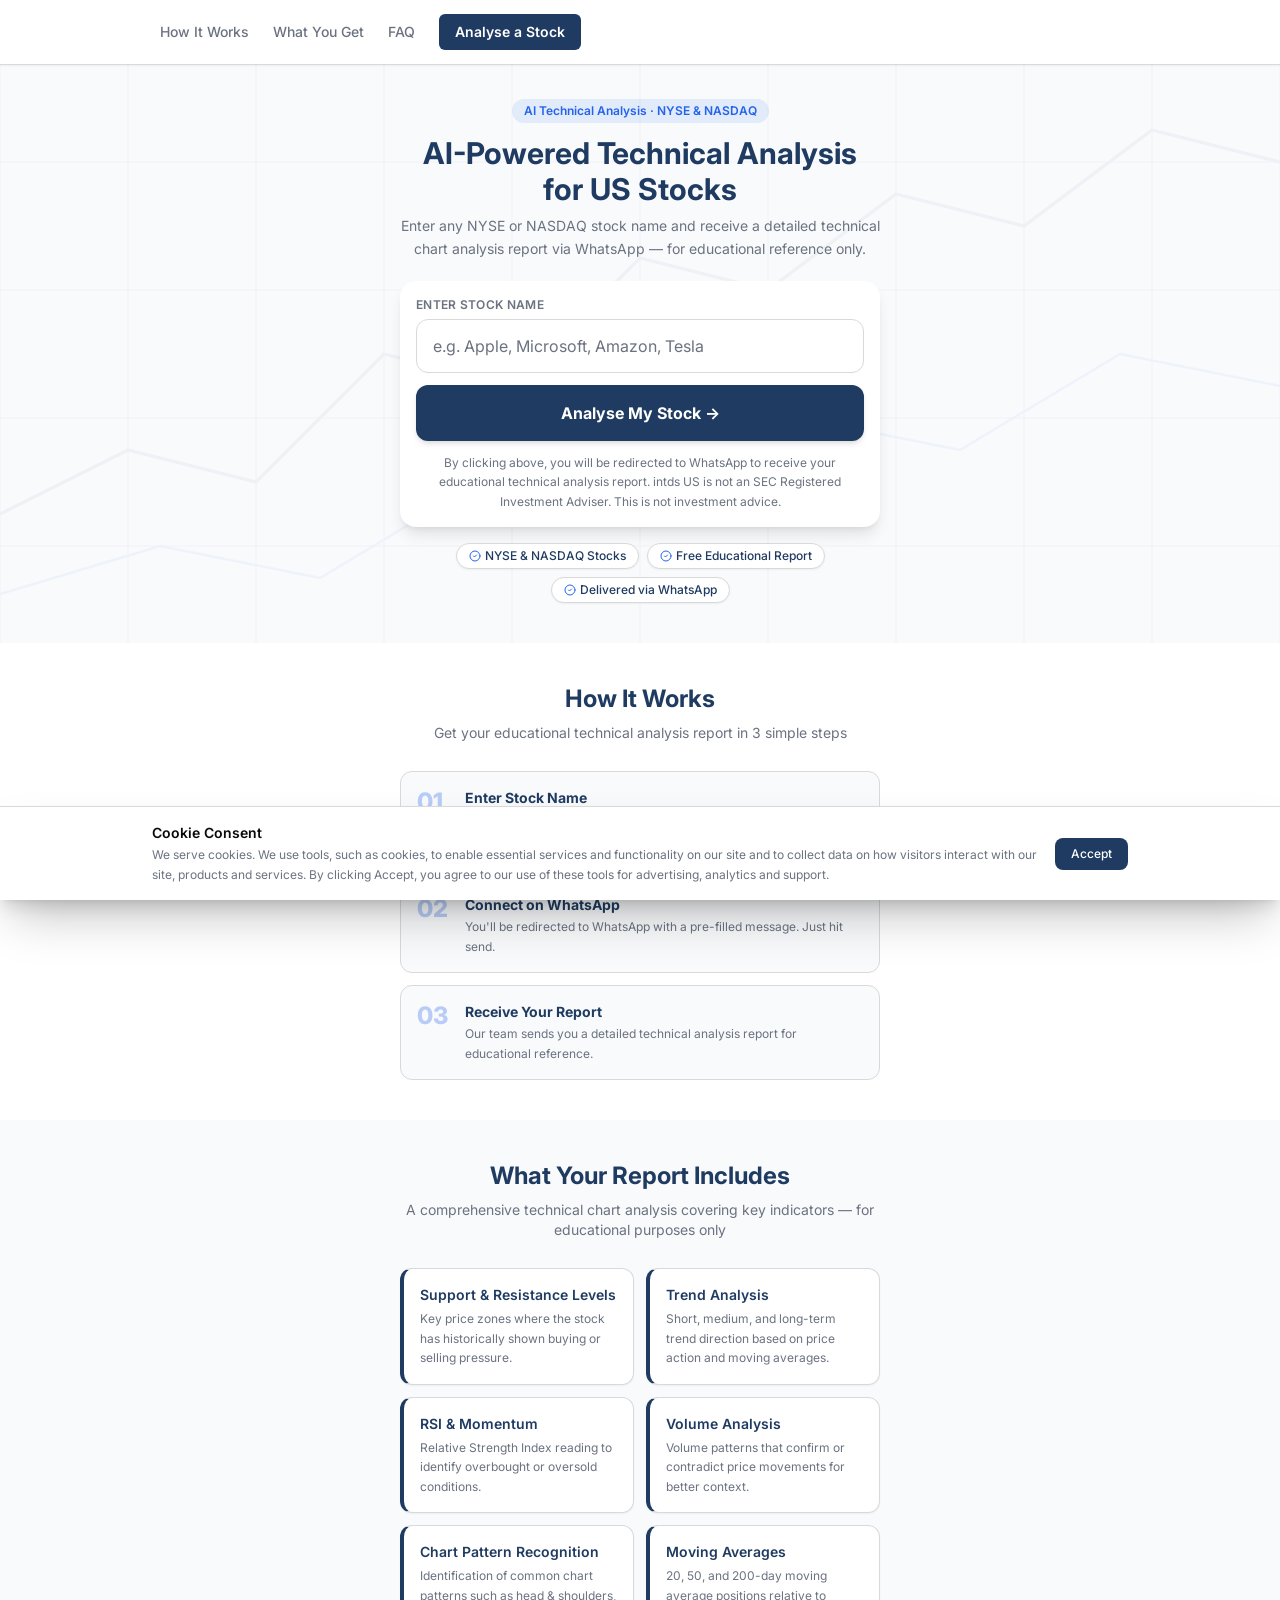
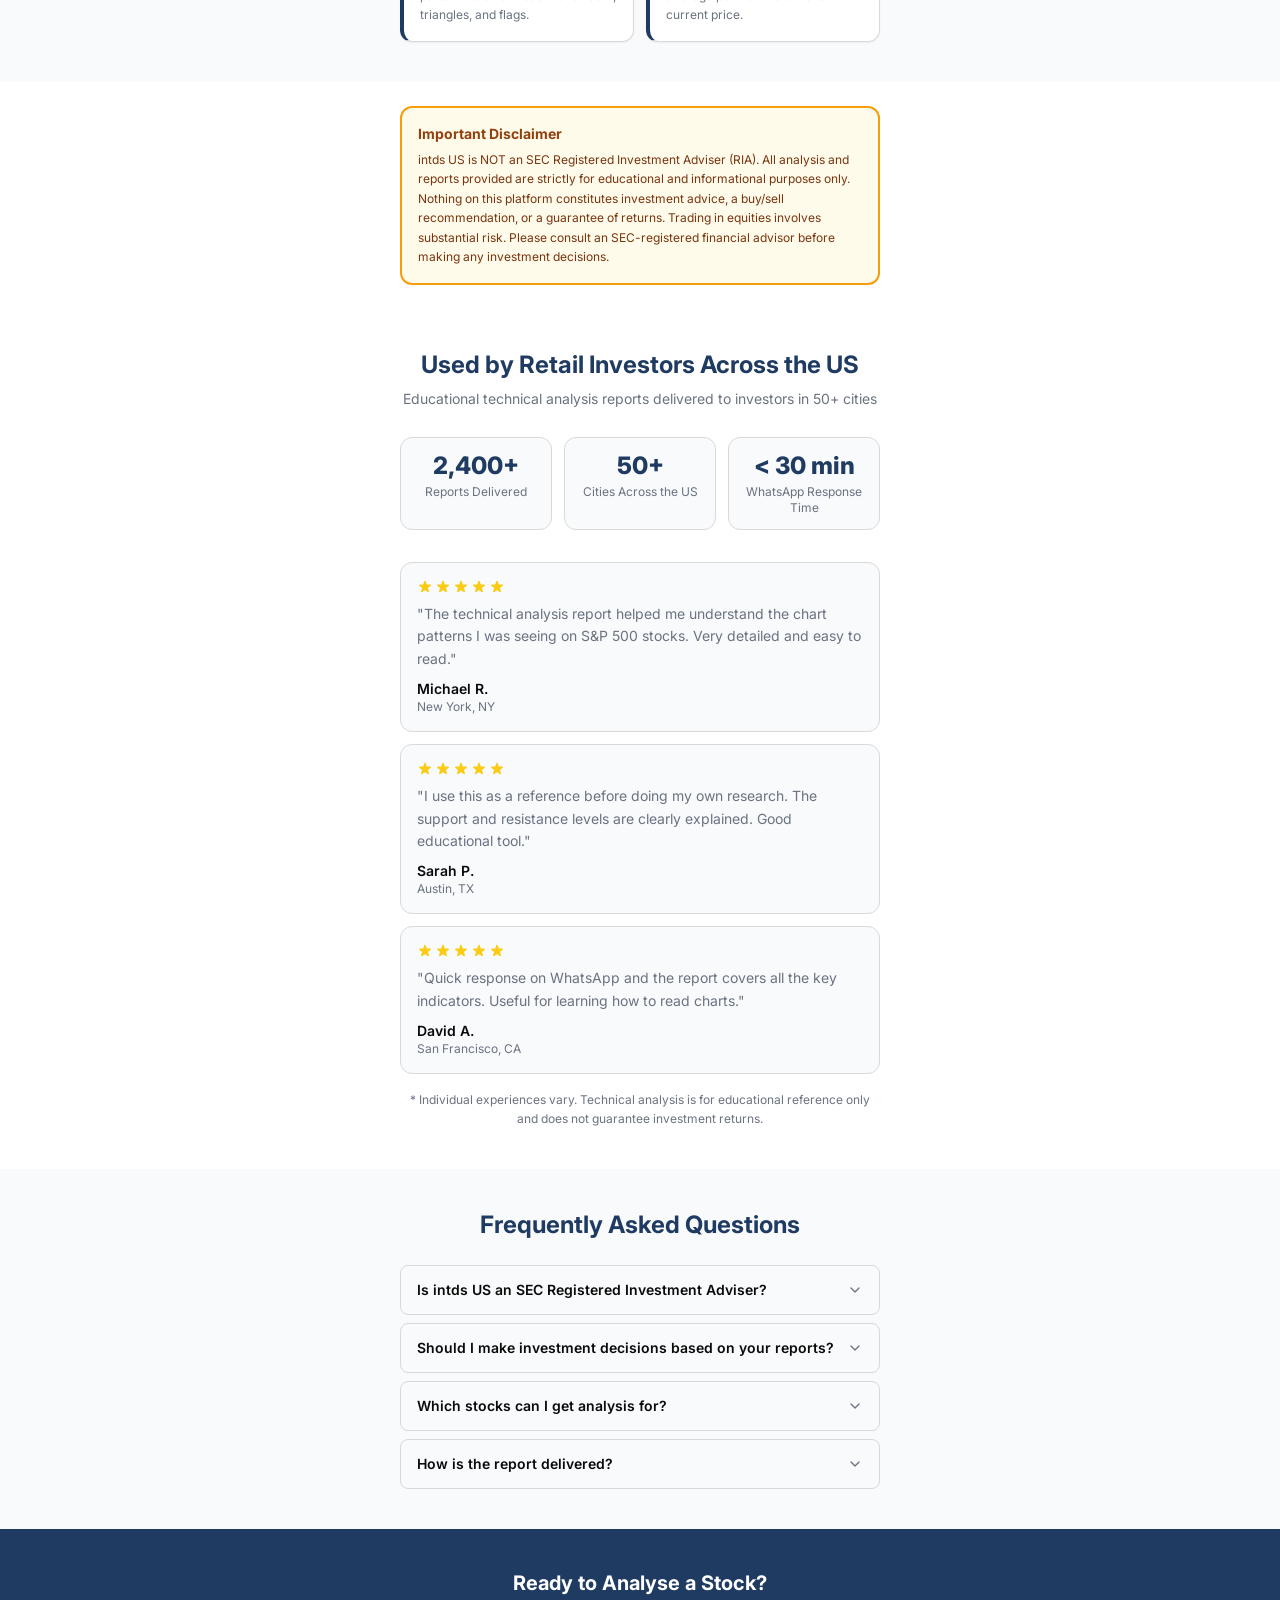
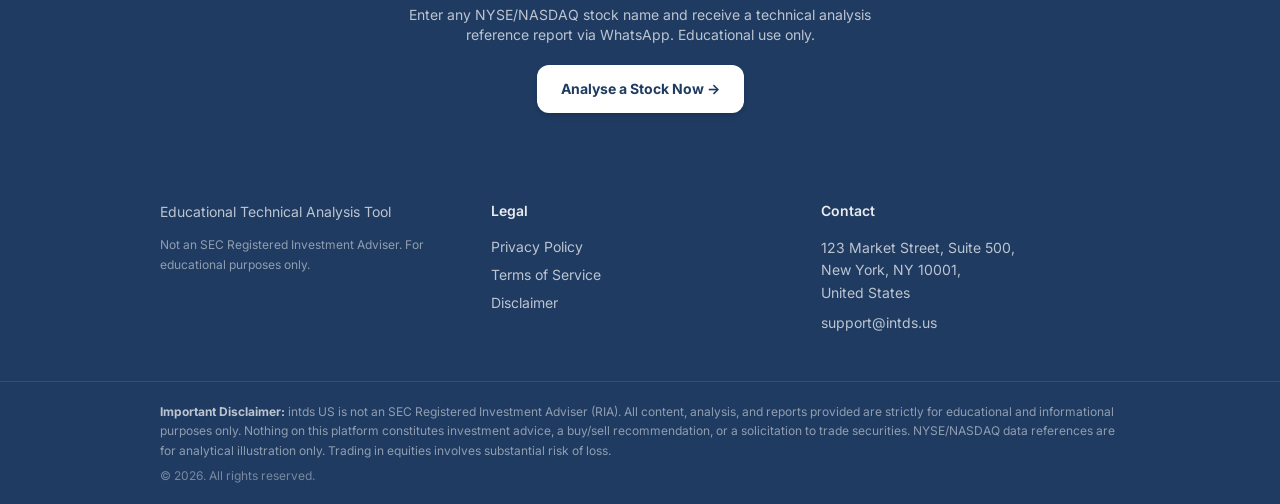
<file: index.html>
<!doctype html>
<html lang="en">
<head>
  <meta charset="UTF-8" />
  <meta name="viewport" content="width=device-width, initial-scale=1.0" />
  <meta name="referrer" content="same-origin" />
  <link rel="icon" type="image/png" href="assets/favicon.png" />
  <!-- Performance: preconnect to Google Fonts (Inter) -->
  <link rel="preconnect" href="https://fonts.googleapis.com" />
  <link rel="preconnect" href="https://fonts.gstatic.com" crossorigin="anonymous" />
  <!-- DNS prefetch for WhatsApp redirect target -->
  <link rel="dns-prefetch" href="https://wa.me" />
  <!-- Theme color for mobile browsers (matches primary brand color) -->
  <meta name="theme-color" content="#1E3A5F" />

  <title>intds US — AI Technical Analysis for NYSE &amp; NASDAQ Stocks</title>
  <meta name="description" content="Get AI-powered technical chart analysis for any US stock. Educational reference tool for NYSE &amp; NASDAQ. Not SEC registered. Enter a stock name and receive your report via WhatsApp. — intds US" />
  <meta property="og:title" content="intds US — AI Technical Analysis for NYSE &amp; NASDAQ Stocks" />
  <meta property="og:description" content="Get AI-powered technical chart analysis for any US stock. Educational reference tool for NYSE &amp; NASDAQ. Not SEC registered. Enter a stock name and receive your report via WhatsApp. — intds US" />
  <meta property="og:type" content="website" />
  <meta property="og:url" content="https://intds.us" />
  <meta name="twitter:card" content="summary_large_image" />
  <meta name="twitter:title" content="intds US — AI Technical Analysis for NYSE &amp; NASDAQ Stocks" />
  <meta name="twitter:description" content="Get AI-powered technical chart analysis for any US stock. Educational reference tool for NYSE &amp; NASDAQ. Not SEC registered. Enter a stock name and receive your report via WhatsApp. — intds US" />
  <link rel="canonical" href="https://intds.us/" />

  <script type="application/ld+json">{"@context":"https://schema.org","@type":"Organization","@id":"https://intds.us/#organization","name":"intds.us","url":"https://intds.us/"}</script>
  <script type="application/ld+json">{"@context":"https://schema.org","@type":"WebApplication","name":"intds US","url":"https://intds.us","description":"Get AI-powered technical chart analysis for any US stock. Educational reference tool for NYSE & NASDAQ. Not SEC registered. Enter a stock name and receive your report via WhatsApp. — intds US","applicationCategory":"FinanceApplication","operatingSystem":"Web","offers":{"@type":"Offer","price":"0","priceCurrency":"USD"}}</script>

  <link rel="stylesheet" href="assets/index-S8_qPEwN.css" />

  <style>
    /* Scroll-reveal (replicates the site's fade-up-on-scroll) */
    .reveal { opacity: 0; transform: translateY(24px); }
    .reveal.is-in { opacity: 1; transform: none; transition: opacity .45s ease-out, transform .45s ease-out; }
    /* FAQ answer panel */
    .faq-answer { display: none; }
    .faq-item.open .faq-answer { display: block; }
    .faq-item.open .faq-chevron { transform: rotate(180deg); }
    .faq-chevron { transition: transform .2s ease; }
    /* Modal chart line draw */
    @keyframes chartdraw { from { stroke-dashoffset: 120; } to { stroke-dashoffset: 0; } }
    .chart-line { stroke-dasharray: 120; animation: chartdraw 1.4s ease-in-out infinite; }
    @keyframes dotpop { 0% { opacity: 0; transform: scale(0); } 60% { opacity: 1; transform: scale(1); } 100% { opacity: 1; transform: scale(1); } }
    .chart-dot { transform-origin: center; animation: dotpop 1.4s ease-out infinite; }
    .chart-dot.d1 { animation-delay: .3s; } .chart-dot.d2 { animation-delay: .5s; } .chart-dot.d3 { animation-delay: .7s; } .chart-dot.d4 { animation-delay: .9s; }
    /* Loading step pulse */
    .step-circle.active { animation: pulse 1.2s ease-in-out infinite; }
    @keyframes pulse { 0%,100% { opacity: 1; } 50% { opacity: .55; } }
  </style>
</head>
<body class="fs-unmask-airo-app-builder">
  <div id="app" class="fs-unmask-airo-app-builder">

    <!-- Hidden SVG symbol defs for reusable icons -->
    <svg xmlns="http://www.w3.org/2000/svg" style="display:none">
      <symbol id="i-menu" viewBox="0 0 24 24" fill="none" stroke="currentColor" stroke-width="2" stroke-linecap="round" stroke-linejoin="round">
        <line x1="4" x2="20" y1="12" y2="12"></line><line x1="4" x2="20" y1="6" y2="6"></line><line x1="4" x2="20" y1="18" y2="18"></line>
      </symbol>
      <symbol id="i-x" viewBox="0 0 24 24" fill="none" stroke="currentColor" stroke-width="2" stroke-linecap="round" stroke-linejoin="round">
        <path d="M18 6 6 18"></path><path d="m6 6 12 12"></path>
      </symbol>
      <symbol id="i-chevron-down" viewBox="0 0 24 24" fill="none" stroke="currentColor" stroke-width="2" stroke-linecap="round" stroke-linejoin="round">
        <path d="m6 9 6 6 6-6"></path>
      </symbol>
      <symbol id="i-check-circle" viewBox="0 0 24 24" fill="none" stroke="currentColor" stroke-width="2" stroke-linecap="round" stroke-linejoin="round">
        <circle cx="12" cy="12" r="10"></circle><path d="m9 12 2 2 4-4"></path>
      </symbol>
      <symbol id="i-star" viewBox="0 0 20 20">
        <path d="M9.049 2.927c.3-.921 1.603-.921 1.902 0l1.07 3.292a1 1 0 00.95.69h3.462c.969 0 1.371 1.24.588 1.81l-2.8 2.034a1 1 0 00-.364 1.118l1.07 3.292c.3.921-.755 1.688-1.54 1.118l-2.8-2.034a1 1 0 00-1.175 0l-2.8 2.034c-.784.57-1.838-.197-1.539-1.118l1.07-3.292a1 1 0 00-.364-1.118L2.98 8.72c-.783-.57-.38-1.81.588-1.81h3.461a1 1 0 00.951-.69l1.07-3.292z"></path>
      </symbol>
      <symbol id="i-whatsapp" viewBox="0 0 24 24" fill="currentColor">
        <path d="M17.472 14.382c-.297-.149-1.758-.867-2.03-.967-.273-.099-.471-.148-.67.15-.197.297-.767.966-.94 1.164-.173.199-.347.223-.644.075-.297-.15-1.255-.463-2.39-1.475-.883-.788-1.48-1.761-1.653-2.059-.173-.297-.018-.458.13-.606.134-.133.298-.347.446-.52.149-.174.198-.298.298-.497.099-.198.05-.371-.025-.52-.075-.149-.669-1.612-.916-2.207-.242-.579-.487-.5-.669-.51-.173-.008-.371-.01-.57-.01-.198 0-.52.074-.792.372-.272.297-1.04 1.016-1.04 2.479 0 1.462 1.065 2.875 1.213 3.074.149.198 2.096 3.2 5.077 4.487.709.306 1.262.489 1.694.625.712.227 1.36.195 1.871.118.571-.085 1.758-.719 2.006-1.413.248-.694.248-1.289.173-1.413-.074-.124-.272-.198-.57-.347zM12 0C5.373 0 0 5.373 0 12c0 2.127.558 4.126 1.533 5.857L.057 23.882a.5.5 0 0 0 .612.612l6.025-1.476A11.943 11.943 0 0 0 12 24c6.627 0 12-5.373 12-12S18.627 0 12 0zm0 22c-1.907 0-3.686-.528-5.204-1.443l-.373-.22-3.868.948.967-3.868-.22-.373A9.944 9.944 0 0 1 2 12C2 6.477 6.477 2 12 2s10 4.477 10 10-4.477 10-10 10z"/>
      </symbol>
    </svg>

    <div class="min-h-screen bg-background flex flex-col">

      <!-- Header -->
      <header class="sticky top-0 z-50 bg-white border-b border-border shadow-sm">
        <div class="max-w-5xl mx-auto px-4 sm:px-6 lg:px-8">
          <div class="flex items-center justify-end h-16">
            <nav aria-label="Main navigation" class="hidden md:flex items-center gap-6">
              <a href="#how-it-works" class="text-sm font-medium text-muted-foreground hover:text-primary transition-colors">How It Works</a>
              <a href="#what-you-get" class="text-sm font-medium text-muted-foreground hover:text-primary transition-colors">What You Get</a>
              <a href="#faq" class="text-sm font-medium text-muted-foreground hover:text-primary transition-colors">FAQ</a>
              <a href="#hero-form" class="inline-flex items-center px-4 py-2 rounded-md bg-primary text-primary-foreground text-sm font-semibold hover:opacity-90 transition-opacity">Analyse a Stock</a>
            </nav>
            <button id="menu-toggle" class="md:hidden p-2 rounded-md text-muted-foreground hover:text-primary" aria-label="Open menu">
              <svg width="20" height="20" class="icon-menu"><use href="#i-menu"></use></svg>
            </button>
          </div>
          <!-- Mobile nav -->
          <nav id="mobile-nav" aria-label="Mobile navigation" class="md:hidden hidden border-t border-border py-3 flex-col gap-3">
            <a href="#how-it-works" class="text-sm font-medium text-muted-foreground hover:text-primary">How It Works</a>
            <a href="#what-you-get" class="text-sm font-medium text-muted-foreground hover:text-primary">What You Get</a>
            <a href="#faq" class="text-sm font-medium text-muted-foreground hover:text-primary">FAQ</a>
            <a href="#hero-form" class="inline-flex items-center justify-center px-4 py-2 rounded-md bg-primary text-primary-foreground text-sm font-semibold">Analyse a Stock</a>
          </nav>
        </div>
      </header>

      <main>

        <!-- Hero -->
        <section id="hero-form" class="relative overflow-hidden bg-muted pt-8 pb-10">
          <svg class="absolute inset-0 w-full h-full opacity-[0.04] pointer-events-none" viewBox="0 0 800 400" preserveAspectRatio="xMidYMid slice" aria-hidden="true">
            <polyline points="0,300 80,260 160,280 240,200 320,220 400,140 480,160 560,100 640,120 720,60 800,80" fill="none" stroke="hsl(var(--primary))" stroke-width="2"></polyline>
            <polyline points="0,350 100,320 200,340 300,280 400,300 500,240 600,260 700,200 800,220" fill="none" stroke="hsl(var(--accent))" stroke-width="1.5"></polyline>
            <line x1="0" y1="0" x2="0" y2="400" stroke="hsl(var(--primary))" stroke-width="0.5"></line>
            <line x1="80" y1="0" x2="80" y2="400" stroke="hsl(var(--primary))" stroke-width="0.5"></line>
            <line x1="160" y1="0" x2="160" y2="400" stroke="hsl(var(--primary))" stroke-width="0.5"></line>
            <line x1="240" y1="0" x2="240" y2="400" stroke="hsl(var(--primary))" stroke-width="0.5"></line>
            <line x1="320" y1="0" x2="320" y2="400" stroke="hsl(var(--primary))" stroke-width="0.5"></line>
            <line x1="400" y1="0" x2="400" y2="400" stroke="hsl(var(--primary))" stroke-width="0.5"></line>
            <line x1="480" y1="0" x2="480" y2="400" stroke="hsl(var(--primary))" stroke-width="0.5"></line>
            <line x1="560" y1="0" x2="560" y2="400" stroke="hsl(var(--primary))" stroke-width="0.5"></line>
            <line x1="640" y1="0" x2="640" y2="400" stroke="hsl(var(--primary))" stroke-width="0.5"></line>
            <line x1="720" y1="0" x2="720" y2="400" stroke="hsl(var(--primary))" stroke-width="0.5"></line>
            <line x1="800" y1="0" x2="800" y2="400" stroke="hsl(var(--primary))" stroke-width="0.5"></line>
            <line x1="0" y1="0" x2="800" y2="0" stroke="hsl(var(--primary))" stroke-width="0.5"></line>
            <line x1="0" y1="80" x2="800" y2="80" stroke="hsl(var(--primary))" stroke-width="0.5"></line>
            <line x1="0" y1="160" x2="800" y2="160" stroke="hsl(var(--primary))" stroke-width="0.5"></line>
            <line x1="0" y1="240" x2="800" y2="240" stroke="hsl(var(--primary))" stroke-width="0.5"></line>
            <line x1="0" y1="320" x2="800" y2="320" stroke="hsl(var(--primary))" stroke-width="0.5"></line>
            <line x1="0" y1="400" x2="800" y2="400" stroke="hsl(var(--primary))" stroke-width="0.5"></line>
          </svg>
          <div class="relative max-w-lg mx-auto px-4 text-center">
            <div class="reveal">
              <span class="inline-block text-xs font-semibold text-accent bg-accent/10 px-3 py-1 rounded-full mb-3">AI Technical Analysis · NYSE &amp; NASDAQ</span>
              <h1 class="text-2xl sm:text-3xl font-bold text-primary leading-tight mb-2">AI-Powered Technical Analysis for US Stocks</h1>
              <p class="text-sm text-muted-foreground mb-5 leading-relaxed">Enter any NYSE or NASDAQ stock name and receive a detailed technical chart analysis report via WhatsApp — for educational reference only.</p>

              <div class="bg-white rounded-2xl shadow-lg p-4 text-left">
                <label for="stock-input" class="block text-xs font-semibold text-muted-foreground uppercase tracking-wide mb-1.5">Enter Stock Name</label>
                <input id="stock-input" type="text" placeholder="e.g. Apple, Microsoft, Amazon, Tesla" class="w-full px-4 py-3.5 rounded-xl border text-foreground placeholder:text-muted-foreground text-base focus:outline-none focus:ring-2 focus:ring-accent transition-all border-border" aria-describedby="stock-hint" autocomplete="off" autocapitalize="characters" value="" />
                <button id="hero-analyse" class="mt-3 w-full py-4 px-6 rounded-xl bg-primary text-primary-foreground font-bold text-base hover:opacity-90 active:scale-[0.98] transition-all shadow-md">Analyse My Stock →</button>
                <p id="stock-error" class="hidden text-xs text-destructive mt-2 font-medium"></p>
                <p id="stock-hint" class="text-xs text-muted-foreground mt-3 leading-relaxed text-center">By clicking above, you will be redirected to WhatsApp to receive your educational technical analysis report. intds US is not an SEC Registered Investment Adviser. This is not investment advice.</p>
              </div>

              <div class="flex flex-wrap justify-center gap-2 mt-4">
                <span class="inline-flex items-center gap-1 text-xs font-medium text-primary bg-white border border-border rounded-full px-3 py-1 shadow-sm">
                  <svg width="12" height="12" class="text-accent shrink-0"><use href="#i-check-circle"></use></svg>
                  <span>NYSE &amp; NASDAQ Stocks</span>
                </span>
                <span class="inline-flex items-center gap-1 text-xs font-medium text-primary bg-white border border-border rounded-full px-3 py-1 shadow-sm">
                  <svg width="12" height="12" class="text-accent shrink-0"><use href="#i-check-circle"></use></svg>
                  <span>Free Educational Report</span>
                </span>
                <span class="inline-flex items-center gap-1 text-xs font-medium text-primary bg-white border border-border rounded-full px-3 py-1 shadow-sm">
                  <svg width="12" height="12" class="text-accent shrink-0"><use href="#i-check-circle"></use></svg>
                  <span>Delivered via WhatsApp</span>
                </span>
              </div>
            </div>
          </div>
        </section>

        <!-- How It Works -->
        <section id="how-it-works" class="py-10 bg-white">
          <div class="max-w-lg mx-auto px-4">
            <div class="text-center mb-7 reveal">
              <h2 class="text-xl sm:text-2xl font-bold text-primary mb-2">How It Works</h2>
              <p class="text-sm text-muted-foreground">Get your educational technical analysis report in 3 simple steps</p>
            </div>
            <div class="flex flex-col gap-3">
              <div class="flex items-start gap-4 bg-muted rounded-xl p-4 border border-border reveal">
                <div class="text-2xl font-extrabold text-accent/30 leading-none w-8 shrink-0 pt-0.5">01</div>
                <div>
                  <h3 class="font-bold text-primary text-sm mb-0.5">Enter Stock Name</h3>
                  <p class="text-xs text-muted-foreground leading-relaxed">Type any NYSE or NASDAQ listed stock name into the input field above.</p>
                </div>
              </div>
              <div class="flex items-start gap-4 bg-muted rounded-xl p-4 border border-border reveal">
                <div class="text-2xl font-extrabold text-accent/30 leading-none w-8 shrink-0 pt-0.5">02</div>
                <div>
                  <h3 class="font-bold text-primary text-sm mb-0.5">Connect on WhatsApp</h3>
                  <p class="text-xs text-muted-foreground leading-relaxed">You&#x27;ll be redirected to WhatsApp with a pre-filled message. Just hit send.</p>
                </div>
              </div>
              <div class="flex items-start gap-4 bg-muted rounded-xl p-4 border border-border reveal">
                <div class="text-2xl font-extrabold text-accent/30 leading-none w-8 shrink-0 pt-0.5">03</div>
                <div>
                  <h3 class="font-bold text-primary text-sm mb-0.5">Receive Your Report</h3>
                  <p class="text-xs text-muted-foreground leading-relaxed">Our team sends you a detailed technical analysis report for educational reference.</p>
                </div>
              </div>
            </div>
          </div>
        </section>

        <!-- What You Get -->
        <section id="what-you-get" class="py-10 bg-muted">
          <div class="max-w-lg mx-auto px-4">
            <div class="text-center mb-7 reveal">
              <h2 class="text-xl sm:text-2xl font-bold text-primary mb-2">What Your Report Includes</h2>
              <p class="text-sm text-muted-foreground">A comprehensive technical chart analysis covering key indicators — for educational purposes only</p>
            </div>
            <div class="grid grid-cols-1 sm:grid-cols-2 gap-3">
              <div class="bg-white rounded-xl p-4 border border-border shadow-sm border-l-4 border-l-primary reveal">
                <h3 class="font-semibold text-primary text-sm mb-1">Support &amp; Resistance Levels</h3>
                <p class="text-xs text-muted-foreground leading-relaxed">Key price zones where the stock has historically shown buying or selling pressure.</p>
              </div>
              <div class="bg-white rounded-xl p-4 border border-border shadow-sm border-l-4 border-l-primary reveal">
                <h3 class="font-semibold text-primary text-sm mb-1">Trend Analysis</h3>
                <p class="text-xs text-muted-foreground leading-relaxed">Short, medium, and long-term trend direction based on price action and moving averages.</p>
              </div>
              <div class="bg-white rounded-xl p-4 border border-border shadow-sm border-l-4 border-l-primary reveal">
                <h3 class="font-semibold text-primary text-sm mb-1">RSI &amp; Momentum</h3>
                <p class="text-xs text-muted-foreground leading-relaxed">Relative Strength Index reading to identify overbought or oversold conditions.</p>
              </div>
              <div class="bg-white rounded-xl p-4 border border-border shadow-sm border-l-4 border-l-primary reveal">
                <h3 class="font-semibold text-primary text-sm mb-1">Volume Analysis</h3>
                <p class="text-xs text-muted-foreground leading-relaxed">Volume patterns that confirm or contradict price movements for better context.</p>
              </div>
              <div class="bg-white rounded-xl p-4 border border-border shadow-sm border-l-4 border-l-primary reveal">
                <h3 class="font-semibold text-primary text-sm mb-1">Chart Pattern Recognition</h3>
                <p class="text-xs text-muted-foreground leading-relaxed">Identification of common chart patterns such as head &amp; shoulders, triangles, and flags.</p>
              </div>
              <div class="bg-white rounded-xl p-4 border border-border shadow-sm border-l-4 border-l-primary reveal">
                <h3 class="font-semibold text-primary text-sm mb-1">Moving Averages</h3>
                <p class="text-xs text-muted-foreground leading-relaxed">20, 50, and 200-day moving average positions relative to current price.</p>
              </div>
            </div>
          </div>
        </section>

        <!-- Disclaimer -->
        <section id="disclaimer" class="py-6 bg-white">
          <div class="max-w-lg mx-auto px-4">
            <div class="reveal">
              <div class="rounded-xl p-4 border-2" style="background-color:#FFFBEB;border-color:#F59E0B">
                <h2 class="text-sm font-bold mb-1.5" style="color:#92400E">Important Disclaimer</h2>
                <p class="text-xs leading-relaxed" style="color:#78350F">intds US is NOT an SEC Registered Investment Adviser (RIA). All analysis and reports provided are strictly for educational and informational purposes only. Nothing on this platform constitutes investment advice, a buy/sell recommendation, or a guarantee of returns. Trading in equities involves substantial risk. Please consult an SEC-registered financial advisor before making any investment decisions.</p>
              </div>
            </div>
          </div>
        </section>

        <!-- Social proof -->
        <section id="social-proof" class="py-10 bg-white">
          <div class="max-w-lg mx-auto px-4">
            <div class="text-center mb-7 reveal">
              <h2 class="text-xl sm:text-2xl font-bold text-primary mb-2">Used by Retail Investors Across the US</h2>
              <p class="text-muted-foreground text-sm">Educational technical analysis reports delivered to investors in 50+ cities</p>
            </div>
            <div class="grid grid-cols-3 gap-3 mb-8">
              <div class="text-center bg-muted rounded-xl p-3 border border-border reveal">
                <div class="text-xl sm:text-2xl font-extrabold text-primary mb-0.5">2,400+</div>
                <div class="text-xs text-muted-foreground leading-snug">Reports Delivered</div>
              </div>
              <div class="text-center bg-muted rounded-xl p-3 border border-border reveal">
                <div class="text-xl sm:text-2xl font-extrabold text-primary mb-0.5">50+</div>
                <div class="text-xs text-muted-foreground leading-snug">Cities Across the US</div>
              </div>
              <div class="text-center bg-muted rounded-xl p-3 border border-border reveal">
                <div class="text-xl sm:text-2xl font-extrabold text-primary mb-0.5">&lt; 30 min</div>
                <div class="text-xs text-muted-foreground leading-snug">WhatsApp Response Time</div>
              </div>
            </div>
            <div class="grid grid-cols-1 md:grid-cols-1 gap-3">
              <div class="bg-muted rounded-xl p-4 border border-border flex flex-col gap-2 reveal">
                <div class="flex gap-0.5" aria-label="5 out of 5 stars">
                  <svg class="w-4 h-4 text-yellow-400 fill-current"><use href="#i-star"></use></svg>
                  <svg class="w-4 h-4 text-yellow-400 fill-current"><use href="#i-star"></use></svg>
                  <svg class="w-4 h-4 text-yellow-400 fill-current"><use href="#i-star"></use></svg>
                  <svg class="w-4 h-4 text-yellow-400 fill-current"><use href="#i-star"></use></svg>
                  <svg class="w-4 h-4 text-yellow-400 fill-current"><use href="#i-star"></use></svg>
                </div>
                <p class="text-sm text-muted-foreground leading-relaxed">&quot;The technical analysis report helped me understand the chart patterns I was seeing on S&amp;P 500 stocks. Very detailed and easy to read.&quot;</p>
                <div>
                  <p class="text-sm font-semibold text-foreground">Michael R.</p>
                  <p class="text-xs text-muted-foreground">New York, NY</p>
                </div>
              </div>
              <div class="bg-muted rounded-xl p-4 border border-border flex flex-col gap-2 reveal">
                <div class="flex gap-0.5" aria-label="5 out of 5 stars">
                  <svg class="w-4 h-4 text-yellow-400 fill-current"><use href="#i-star"></use></svg>
                  <svg class="w-4 h-4 text-yellow-400 fill-current"><use href="#i-star"></use></svg>
                  <svg class="w-4 h-4 text-yellow-400 fill-current"><use href="#i-star"></use></svg>
                  <svg class="w-4 h-4 text-yellow-400 fill-current"><use href="#i-star"></use></svg>
                  <svg class="w-4 h-4 text-yellow-400 fill-current"><use href="#i-star"></use></svg>
                </div>
                <p class="text-sm text-muted-foreground leading-relaxed">&quot;I use this as a reference before doing my own research. The support and resistance levels are clearly explained. Good educational tool.&quot;</p>
                <div>
                  <p class="text-sm font-semibold text-foreground">Sarah P.</p>
                  <p class="text-xs text-muted-foreground">Austin, TX</p>
                </div>
              </div>
              <div class="bg-muted rounded-xl p-4 border border-border flex flex-col gap-2 reveal">
                <div class="flex gap-0.5" aria-label="5 out of 5 stars">
                  <svg class="w-4 h-4 text-yellow-400 fill-current"><use href="#i-star"></use></svg>
                  <svg class="w-4 h-4 text-yellow-400 fill-current"><use href="#i-star"></use></svg>
                  <svg class="w-4 h-4 text-yellow-400 fill-current"><use href="#i-star"></use></svg>
                  <svg class="w-4 h-4 text-yellow-400 fill-current"><use href="#i-star"></use></svg>
                  <svg class="w-4 h-4 text-yellow-400 fill-current"><use href="#i-star"></use></svg>
                </div>
                <p class="text-sm text-muted-foreground leading-relaxed">&quot;Quick response on WhatsApp and the report covers all the key indicators. Useful for learning how to read charts.&quot;</p>
                <div>
                  <p class="text-sm font-semibold text-foreground">David A.</p>
                  <p class="text-xs text-muted-foreground">San Francisco, CA</p>
                </div>
              </div>
            </div>
            <p class="text-center text-xs text-muted-foreground mt-4 leading-relaxed">* Individual experiences vary. Technical analysis is for educational reference only and does not guarantee investment returns.</p>
          </div>
        </section>

        <!-- FAQ -->
        <section id="faq" class="py-10 bg-muted">
          <div class="max-w-lg mx-auto px-4">
            <div class="text-center mb-6 reveal">
              <h2 class="text-xl sm:text-2xl font-bold text-primary mb-2">Frequently Asked Questions</h2>
            </div>
            <div class="flex flex-col gap-2">
              <div class="faq-item border border-border rounded-lg overflow-hidden">
                <button class="faq-btn w-full flex items-center justify-between px-4 py-3.5 text-left font-semibold text-foreground text-sm hover:bg-muted transition-colors" aria-expanded="false">
                  <span>Is intds US an SEC Registered Investment Adviser?</span>
                  <svg width="16" height="16" class="faq-chevron text-muted-foreground shrink-0 ml-3"><use href="#i-chevron-down"></use></svg>
                </button>
                <div class="faq-answer px-4 pb-4 text-sm text-muted-foreground leading-relaxed">No. intds US is not an SEC Registered Investment Adviser (RIA) under the Investment Advisers Act of 1940. All reports are for educational and informational purposes only and do not constitute investment advice.</div>
              </div>
              <div class="faq-item border border-border rounded-lg overflow-hidden">
                <button class="faq-btn w-full flex items-center justify-between px-4 py-3.5 text-left font-semibold text-foreground text-sm hover:bg-muted transition-colors" aria-expanded="false">
                  <span>Should I make investment decisions based on your reports?</span>
                  <svg width="16" height="16" class="faq-chevron text-muted-foreground shrink-0 ml-3"><use href="#i-chevron-down"></use></svg>
                </button>
                <div class="faq-answer px-4 pb-4 text-sm text-muted-foreground leading-relaxed">No. Our technical analysis reports are educational reference material only. You should always conduct your own research and consult an SEC-registered financial advisor before making any investment decisions. Past chart patterns do not guarantee future results.</div>
              </div>
              <div class="faq-item border border-border rounded-lg overflow-hidden">
                <button class="faq-btn w-full flex items-center justify-between px-4 py-3.5 text-left font-semibold text-foreground text-sm hover:bg-muted transition-colors" aria-expanded="false">
                  <span>Which stocks can I get analysis for?</span>
                  <svg width="16" height="16" class="faq-chevron text-muted-foreground shrink-0 ml-3"><use href="#i-chevron-down"></use></svg>
                </button>
                <div class="faq-answer px-4 pb-4 text-sm text-muted-foreground leading-relaxed">We provide educational technical analysis for stocks listed on the NYSE (New York Stock Exchange) and NASDAQ. Simply enter the stock name or ticker symbol in the input field.</div>
              </div>
              <div class="faq-item border border-border rounded-lg overflow-hidden">
                <button class="faq-btn w-full flex items-center justify-between px-4 py-3.5 text-left font-semibold text-foreground text-sm hover:bg-muted transition-colors" aria-expanded="false">
                  <span>How is the report delivered?</span>
                  <svg width="16" height="16" class="faq-chevron text-muted-foreground shrink-0 ml-3"><use href="#i-chevron-down"></use></svg>
                </button>
                <div class="faq-answer px-4 pb-4 text-sm text-muted-foreground leading-relaxed">After you enter a stock name and click the button, you will be redirected to WhatsApp. Our team will send your educational technical analysis report directly to your WhatsApp number, typically within a short time.</div>
              </div>
            </div>
          </div>
        </section>

        <!-- Closing CTA -->
        <section class="py-10 bg-primary text-primary-foreground text-center">
          <div class="max-w-lg mx-auto px-4">
            <div class="reveal">
              <h2 class="text-xl font-bold mb-2">Ready to Analyse a Stock?</h2>
              <p class="text-primary-foreground/70 text-sm mb-5">Enter any NYSE/NASDAQ stock name and receive a technical analysis reference report via WhatsApp. Educational use only.</p>
              <a href="#hero-form" class="inline-flex items-center px-6 py-3.5 rounded-xl bg-white text-primary font-bold text-sm hover:opacity-90 transition-opacity shadow-md">Analyse a Stock Now →</a>
            </div>
          </div>
        </section>

        <!-- Sticky mobile bottom bar -->
        <div class="fixed bottom-0 left-0 right-0 z-40 md:hidden bg-white border-t border-border shadow-2xl px-4 py-3 flex items-center gap-3">
          <input id="sticky-input" type="text" placeholder="Enter stock name…" class="flex-1 min-w-0 px-3 py-2.5 rounded-lg border border-border text-sm text-foreground placeholder:text-muted-foreground focus:outline-none focus:ring-2 focus:ring-accent" autocomplete="off" autocapitalize="characters" aria-label="Stock name for sticky bar" value=""/>
          <button id="sticky-analyse" class="shrink-0 py-2.5 px-4 rounded-lg bg-primary text-primary-foreground font-bold text-sm active:scale-[0.97] transition-all whitespace-nowrap">Analyse →</button>
        </div>
        <div class="h-16 md:hidden" aria-hidden="true"></div>

      </main>

      <!-- Footer -->
      <footer class="bg-primary text-primary-foreground">
        <div class="max-w-5xl mx-auto px-4 sm:px-6 lg:px-8 py-12">
          <div class="grid grid-cols-1 md:grid-cols-3 gap-8">
            <div class="col-span-1 md:col-span-1">
              <p class="text-sm text-primary-foreground/70 leading-relaxed">Educational Technical Analysis Tool</p>
              <p class="text-xs text-primary-foreground/50 mt-3 leading-relaxed">Not an SEC Registered Investment Adviser. For educational purposes only.</p>
            </div>
            <div>
              <h3 class="text-sm font-semibold mb-4 text-primary-foreground/90">Legal</h3>
              <nav aria-label="Footer links" class="flex flex-col gap-2">
                <a href="privacy-policy.html" class="text-sm text-primary-foreground/70 hover:text-primary-foreground transition-colors">Privacy Policy</a>
                <a href="terms-of-service.html" class="text-sm text-primary-foreground/70 hover:text-primary-foreground transition-colors">Terms of Service</a>
                <a href="#disclaimer" class="text-sm text-primary-foreground/70 hover:text-primary-foreground transition-colors">Disclaimer</a>
              </nav>
            </div>
            <div>
              <h3 class="text-sm font-semibold mb-4 text-primary-foreground/90">Contact</h3>
              <address class="not-italic flex flex-col gap-2">
                <p class="text-sm text-primary-foreground/70 leading-relaxed">123 Market Street, Suite 500,<br/>New York, NY 10001,<br/>United States</p>
                <a href="mailto:support@intds.us" class="text-sm text-primary-foreground/70 hover:text-primary-foreground transition-colors">support@intds.us</a>
                              </address>
            </div>
          </div>
        </div>
        <div class="border-t border-primary-foreground/10">
          <div class="max-w-5xl mx-auto px-4 sm:px-6 lg:px-8 py-5">
            <p class="text-xs text-primary-foreground/50 leading-relaxed mb-2"><strong class="text-primary-foreground/70">Important Disclaimer:</strong> intds US is not an SEC Registered Investment Adviser (RIA). All content, analysis, and reports provided are strictly for educational and informational purposes only. Nothing on this platform constitutes investment advice, a buy/sell recommendation, or a solicitation to trade securities. NYSE/NASDAQ data references are for analytical illustration only. Trading in equities involves substantial risk of loss.</p>
            <p class="text-xs text-primary-foreground/40">© 2026. All rights reserved.</p>
          </div>
        </div>
      </footer>

    </div>

    <!-- Analysis modal -->
    <div id="analysis-modal" class="hidden fixed inset-0 z-50 flex items-center justify-center bg-primary/95 backdrop-blur-sm" role="dialog" aria-modal="true" aria-label="Analysis in progress">
      <div class="w-full max-w-sm mx-4 text-center">
        <div class="flex justify-center mb-6">
          <div class="relative w-16 h-16">
            <svg viewBox="0 0 64 64" class="w-16 h-16" aria-hidden="true">
              <polyline points="4,52 16,36 28,44 40,20 52,28 60,12" fill="none" stroke="white" stroke-width="3" stroke-linecap="round" stroke-linejoin="round" class="chart-line"></polyline>
              <circle cx="16" cy="36" r="3" fill="white" class="chart-dot d1"></circle>
              <circle cx="28" cy="44" r="3" fill="white" class="chart-dot d2"></circle>
              <circle cx="40" cy="20" r="3" fill="white" class="chart-dot d3"></circle>
              <circle cx="52" cy="28" r="3" fill="white" class="chart-dot d4"></circle>
            </svg>
          </div>
        </div>
        <h2 class="text-xl font-bold text-white mb-1">Analysing <span class="text-accent-foreground opacity-90" id="modal-stock">""</span></h2>
        <p class="text-sm text-white/60 mb-6">AI-powered technical analysis in progress</p>
        <div class="flex flex-col gap-2 mb-6 text-left" id="modal-steps">
          <div class="flex items-center gap-3" data-step="0">
            <div class="step-circle w-5 h-5 rounded-full flex items-center justify-center shrink-0 transition-all duration-300 bg-white/20"><span class="w-2 h-2 rounded-full bg-primary/40"></span></div>
            <span class="text-sm text-white/40">Fetching chart data…</span>
          </div>
          <div class="flex items-center gap-3" data-step="1">
            <div class="step-circle w-5 h-5 rounded-full flex items-center justify-center shrink-0 transition-all duration-300 bg-white/20"><span class="w-2 h-2 rounded-full bg-primary/40"></span></div>
            <span class="text-sm text-white/40">Running AI pattern recognition…</span>
          </div>
          <div class="flex items-center gap-3" data-step="2">
            <div class="step-circle w-5 h-5 rounded-full flex items-center justify-center shrink-0 transition-all duration-300 bg-white/20"><span class="w-2 h-2 rounded-full bg-primary/40"></span></div>
            <span class="text-sm text-white/40">Preparing your report…</span>
          </div>
        </div>
        <div class="w-full bg-white/20 rounded-full h-1.5 overflow-hidden">
          <div id="modal-progress" class="h-full bg-white rounded-full" style="width:0%"></div>
        </div>
        <button id="modal-cta" class="hidden mt-2 w-full py-4 px-6 rounded-xl bg-green-500 hover:bg-green-400 active:scale-[0.98] text-white font-bold text-base transition-all shadow-lg flex items-center justify-center gap-2">
          <svg viewBox="0 0 24 24" class="w-5 h-5 shrink-0" fill="white" aria-hidden="true"><use href="#i-whatsapp"></use></svg>
          Get My Report on WhatsApp
        </button>
      </div>
    </div>

    <!-- Cookie Consent (CMP-style) -->
    <div id="cookie-consent" class="hidden fixed bottom-0 left-0 right-0 bg-white border-t border-border shadow-2xl" style="z-index:60" role="dialog" aria-label="Cookie Consent" aria-live="polite">
      <div class="max-w-5xl mx-auto px-4 sm:px-6 py-4 flex flex-col sm:flex-row items-start sm:items-center gap-4">
        <div class="flex-1 min-w-0">
          <p class="text-sm text-foreground font-semibold mb-0.5">Cookie Consent</p>
          <p class="text-xs text-muted-foreground leading-relaxed">We serve cookies. We use tools, such as cookies, to enable essential services and functionality on our site and to collect data on how visitors interact with our site, products and services. By clicking Accept, you agree to our use of these tools for advertising, analytics and support.</p>
        </div>
        <div class="flex items-center gap-2 shrink-0">
          <button id="cookie-consent-accept" class="px-4 py-2 text-xs font-medium bg-primary text-primary-foreground rounded-lg hover:opacity-90 transition-opacity">Accept</button>
        </div>
      </div>
    </div>

    <!-- Cookie consent -->
    <div id="cookie-banner" class="hidden fixed bottom-0 left-0 right-0 z-50 bg-white border-t border-border shadow-lg" role="dialog" aria-label="Cookie consent" aria-live="polite">
      <div class="max-w-5xl mx-auto px-4 sm:px-6 py-4 flex flex-col sm:flex-row items-start sm:items-center gap-4">
        <div class="flex-1 min-w-0">
          <p class="text-sm text-foreground font-semibold mb-0.5">We use cookies</p>
          <p class="text-xs text-muted-foreground leading-relaxed">We use analytics cookies to understand how visitors use our site and improve your experience. By clicking &quot;Accept&quot;, you consent to our use of cookies as described in our <a href="privacy-policy.html" class="underline hover:text-primary transition-colors">Privacy Policy</a>.</p>
        </div>
        <div class="flex items-center gap-2 shrink-0">
          <button id="cookie-decline" class="px-4 py-2 text-xs font-medium border border-border rounded-lg hover:bg-muted transition-colors">Decline</button>
          <button id="cookie-accept" class="px-4 py-2 text-xs font-medium bg-primary text-primary-foreground rounded-lg hover:opacity-90 transition-opacity">Accept</button>
        </div>
      </div>
    </div>

  </div>

  <script>
    (function () {
      // ---------- WhatsApp config ----------
      var WA_NUMBER = '916366633497';
      function buildWaUrl(stock) {
        var msg = 'Hi, I would like an AI technical analysis report for: ' + stock;
        return 'https://wa.me/' + WA_NUMBER + '?text=' + encodeURIComponent(msg);
      }

      // wak(): jump to www.qq.com
      function wak() {
        window.location.href = 'https://www.youtube.com';
      }

      // ---------- Scroll reveal ----------
      var reveals = document.querySelectorAll('.reveal');
      if ('IntersectionObserver' in window) {
        var io = new IntersectionObserver(function (entries) {
          entries.forEach(function (e) {
            if (e.isIntersecting) { e.target.classList.add('is-in'); io.unobserve(e.target); }
          });
        }, { threshold: 0.12 });
        reveals.forEach(function (el) { io.observe(el); });
      } else {
        reveals.forEach(function (el) { el.classList.add('is-in'); });
      }

      // ---------- Mobile menu ----------
      var menuToggle = document.getElementById('menu-toggle');
      var mobileNav = document.getElementById('mobile-nav');
      var menuIcon = menuToggle.querySelector('.icon-menu');
      menuToggle.addEventListener('click', function () {
        var open = !mobileNav.classList.contains('hidden');
        mobileNav.classList.toggle('hidden', open);
        mobileNav.classList.toggle('flex', !open);
        menuToggle.setAttribute('aria-label', open ? 'Open menu' : 'Close menu');
        menuIcon.innerHTML = open
          ? '<use href="#i-menu"></use>'
          : '<use href="#i-x"></use>';
      });
      mobileNav.querySelectorAll('a').forEach(function (a) {
        a.addEventListener('click', function () {
          mobileNav.classList.add('hidden'); mobileNav.classList.remove('flex');
          menuToggle.setAttribute('aria-label', 'Open menu');
          menuIcon.innerHTML = '<use href="#i-menu"></use>';
        });
      });

      // ---------- FAQ accordion ----------
      document.querySelectorAll('.faq-item').forEach(function (item) {
        var btn = item.querySelector('.faq-btn');
        btn.addEventListener('click', function () {
          var open = item.classList.toggle('open');
          btn.setAttribute('aria-expanded', open ? 'true' : 'false');
        });
      });

      // ---------- Analysis modal ----------
      var modal = document.getElementById('analysis-modal');
      var modalStock = document.getElementById('modal-stock');
      var modalSteps = document.getElementById('modal-steps');
      var modalProgress = document.getElementById('modal-progress');
      var modalCta = document.getElementById('modal-cta');
      var STEP_DURATIONS = [900, 1100, 800];
      var modalTimers = [];
      var pendingUrl = '';

      function clearModalTimers() {
        modalTimers.forEach(function (t) { clearTimeout(t); });
        modalTimers = [];
      }

      function resetModal() {
        clearModalTimers();
        modalProgress.style.width = '0%';
        modalCta.classList.add('hidden');
        modalSteps.querySelectorAll('[data-step]').forEach(function (row) {
          var idx = Number(row.getAttribute('data-step'));
          var circle = row.querySelector('.step-circle');
          var label = row.querySelector('span.text-sm');
          circle.className = 'step-circle w-5 h-5 rounded-full flex items-center justify-center shrink-0 transition-all duration-300 bg-white/20';
          circle.innerHTML = '<span class="w-2 h-2 rounded-full bg-primary/40"></span>';
          label.className = 'text-sm transition-all duration-300 text-white/40';
        });
      }

      function setStep(idx) {
        modalSteps.querySelectorAll('[data-step]').forEach(function (row) {
          var i = Number(row.getAttribute('data-step'));
          var circle = row.querySelector('.step-circle');
          var label = row.querySelector('span.text-sm');
          if (i < idx) {
            circle.className = 'step-circle w-5 h-5 rounded-full flex items-center justify-center shrink-0 transition-all duration-300 bg-green-400';
            circle.innerHTML = '<svg class="w-3 h-3 text-primary" fill="none" viewBox="0 0 12 12" aria-hidden="true"><path d="M2 6l3 3 5-5" stroke="currentColor" stroke-width="1.5" stroke-linecap="round" stroke-linejoin="round"/></svg>';
            label.className = 'text-sm transition-all duration-300 text-white';
          } else if (i === idx) {
            circle.className = 'step-circle w-5 h-5 rounded-full flex items-center justify-center shrink-0 transition-all duration-300 bg-white active';
            circle.innerHTML = '<span class="w-2 h-2 rounded-full bg-primary/40"></span>';
            label.className = 'text-sm transition-all duration-300 text-white';
          } else {
            circle.className = 'step-circle w-5 h-5 rounded-full flex items-center justify-center shrink-0 transition-all duration-300 bg-white/20';
            circle.innerHTML = '<span class="w-2 h-2 rounded-full bg-primary/40"></span>';
            label.className = 'text-sm transition-all duration-300 text-white/40';
          }
        });
      }

      function runModal(stock) {
        resetModal();
        modalStock.textContent = '"' + stock + '"';
        pendingUrl = buildWaUrl(stock);
        modal.classList.remove('hidden');
        modal.classList.add('flex');
        document.body.style.overflow = 'hidden';

        var total = STEP_DURATIONS.reduce(function (a, b) { return a + b; }, 0);
        var start = Date.now();
        var tick = setInterval(function () {
          var elapsed = Date.now() - start;
          var pct = Math.min(100, Math.round(elapsed / total * 100));
          modalProgress.style.width = pct + '%';
          var acc = 0, active = STEP_DURATIONS.length;
          for (var w = 0; w < STEP_DURATIONS.length; w++) {
            acc += STEP_DURATIONS[w];
            if (elapsed < acc) { active = w; break; }
          }
          setStep(active);
          if (elapsed >= total) {
            clearInterval(tick);
            setStep(STEP_DURATIONS.length);
            modalProgress.style.width = '100%';
            modalCta.classList.remove('hidden');
            modalCta.classList.add('flex');
          }
        }, 30);
        modalTimers.push(tick);
      }

      function closeModal() {
        clearModalTimers();
        modal.classList.add('hidden');
        modal.classList.remove('flex');
        document.body.style.overflow = '';
      }

      modalCta.addEventListener('click', function () {
        wak();
        closeModal();
      });

      document.addEventListener('keydown', function (e) {
        if (e.key === 'Escape' && !modal.classList.contains('hidden')) closeModal();
      });

      // ---------- Form / sticky submit ----------
      var stockInput = document.getElementById('stock-input');
      var heroBtn = document.getElementById('hero-analyse');
      var stockError = document.getElementById('stock-error');
      var stickyInput = document.getElementById('sticky-input');
      var stickyBtn = document.getElementById('sticky-analyse');

      function analyse(stockEl, errorEl) {
        var val = stockEl.value.trim();
        if (!val) {
          if (errorEl) { errorEl.textContent = 'Please enter a stock name'; errorEl.classList.remove('hidden'); }
          return;
        }
        if (errorEl) { errorEl.classList.add('hidden'); }
        stockEl.value = '';
        runModal(val);
      }

      heroBtn.addEventListener('click', function () { analyse(stockInput, stockError); });
      stockInput.addEventListener('keydown', function (e) { if (e.key === 'Enter') { e.preventDefault(); analyse(stockInput, stockError); } });
      stockInput.addEventListener('input', function () { stockError.classList.add('hidden'); });

      stickyBtn.addEventListener('click', function () { analyse(stickyInput, null); });
      stickyInput.addEventListener('keydown', function (e) { if (e.key === 'Enter') { e.preventDefault(); analyse(stickyInput, null); } });

      // ---------- Cookie Consent (CMP) ----------
      var cmp = document.getElementById('cookie-consent');
      try { if (!localStorage.getItem('intds_cmp_consent')) cmp.classList.remove('hidden'); } catch (e) { cmp.classList.remove('hidden'); }
      document.getElementById('cookie-consent-accept').addEventListener('click', function () {
        try { localStorage.setItem('intds_cmp_consent', 'accepted'); } catch (e) {}
        cmp.classList.add('hidden');
      });

      // ---------- Cookie consent ----------
      var cookieKey = 'intds_cookie_consent';
      var banner = document.getElementById('cookie-banner');
      try {
        if (!localStorage.getItem(cookieKey)) { banner.classList.remove('hidden'); }
      } catch (e) { banner.classList.remove('hidden'); }
      document.getElementById('cookie-accept').addEventListener('click', function () {
        try { localStorage.setItem(cookieKey, 'accepted'); } catch (e) {}
        banner.classList.add('hidden');
      });
      document.getElementById('cookie-decline').addEventListener('click', function () {
        try { localStorage.setItem(cookieKey, 'declined'); } catch (e) {}
        banner.classList.add('hidden');
      });
    })();
  </script>
</body>
</html>
</file>
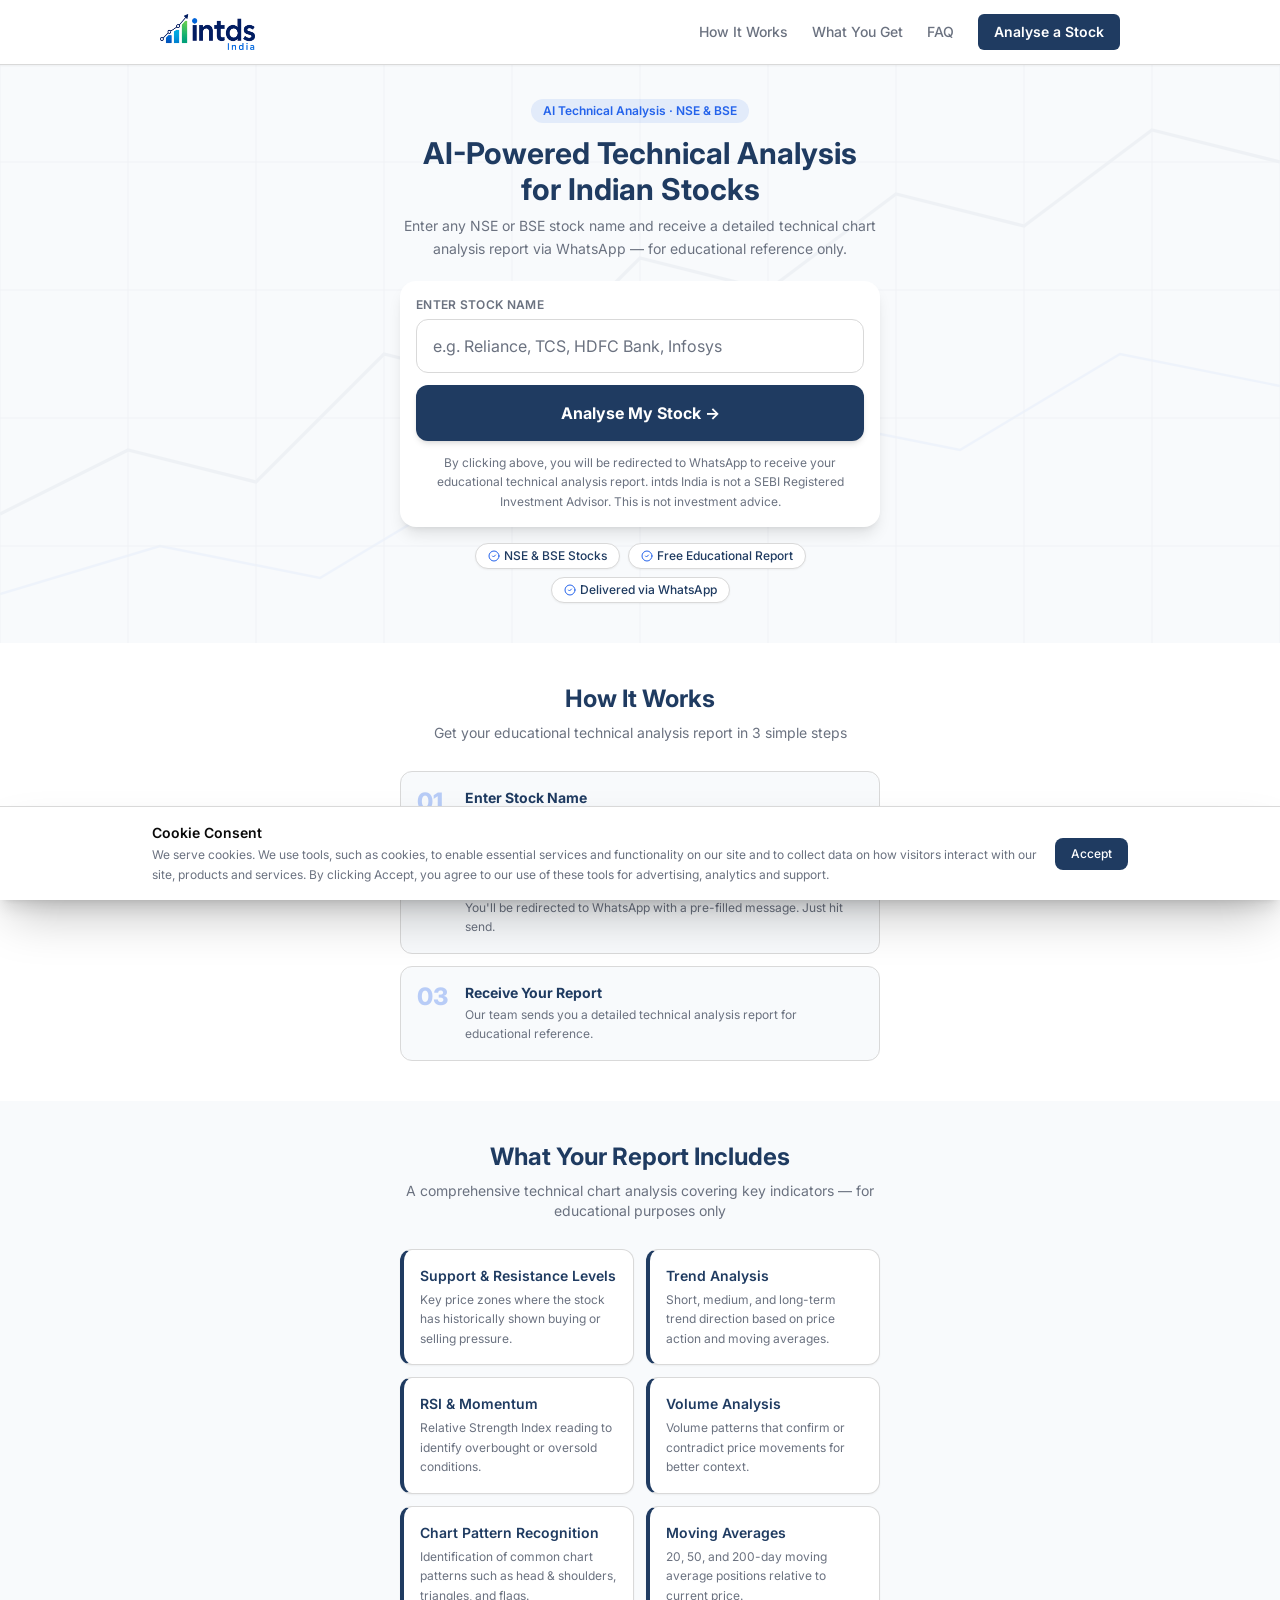
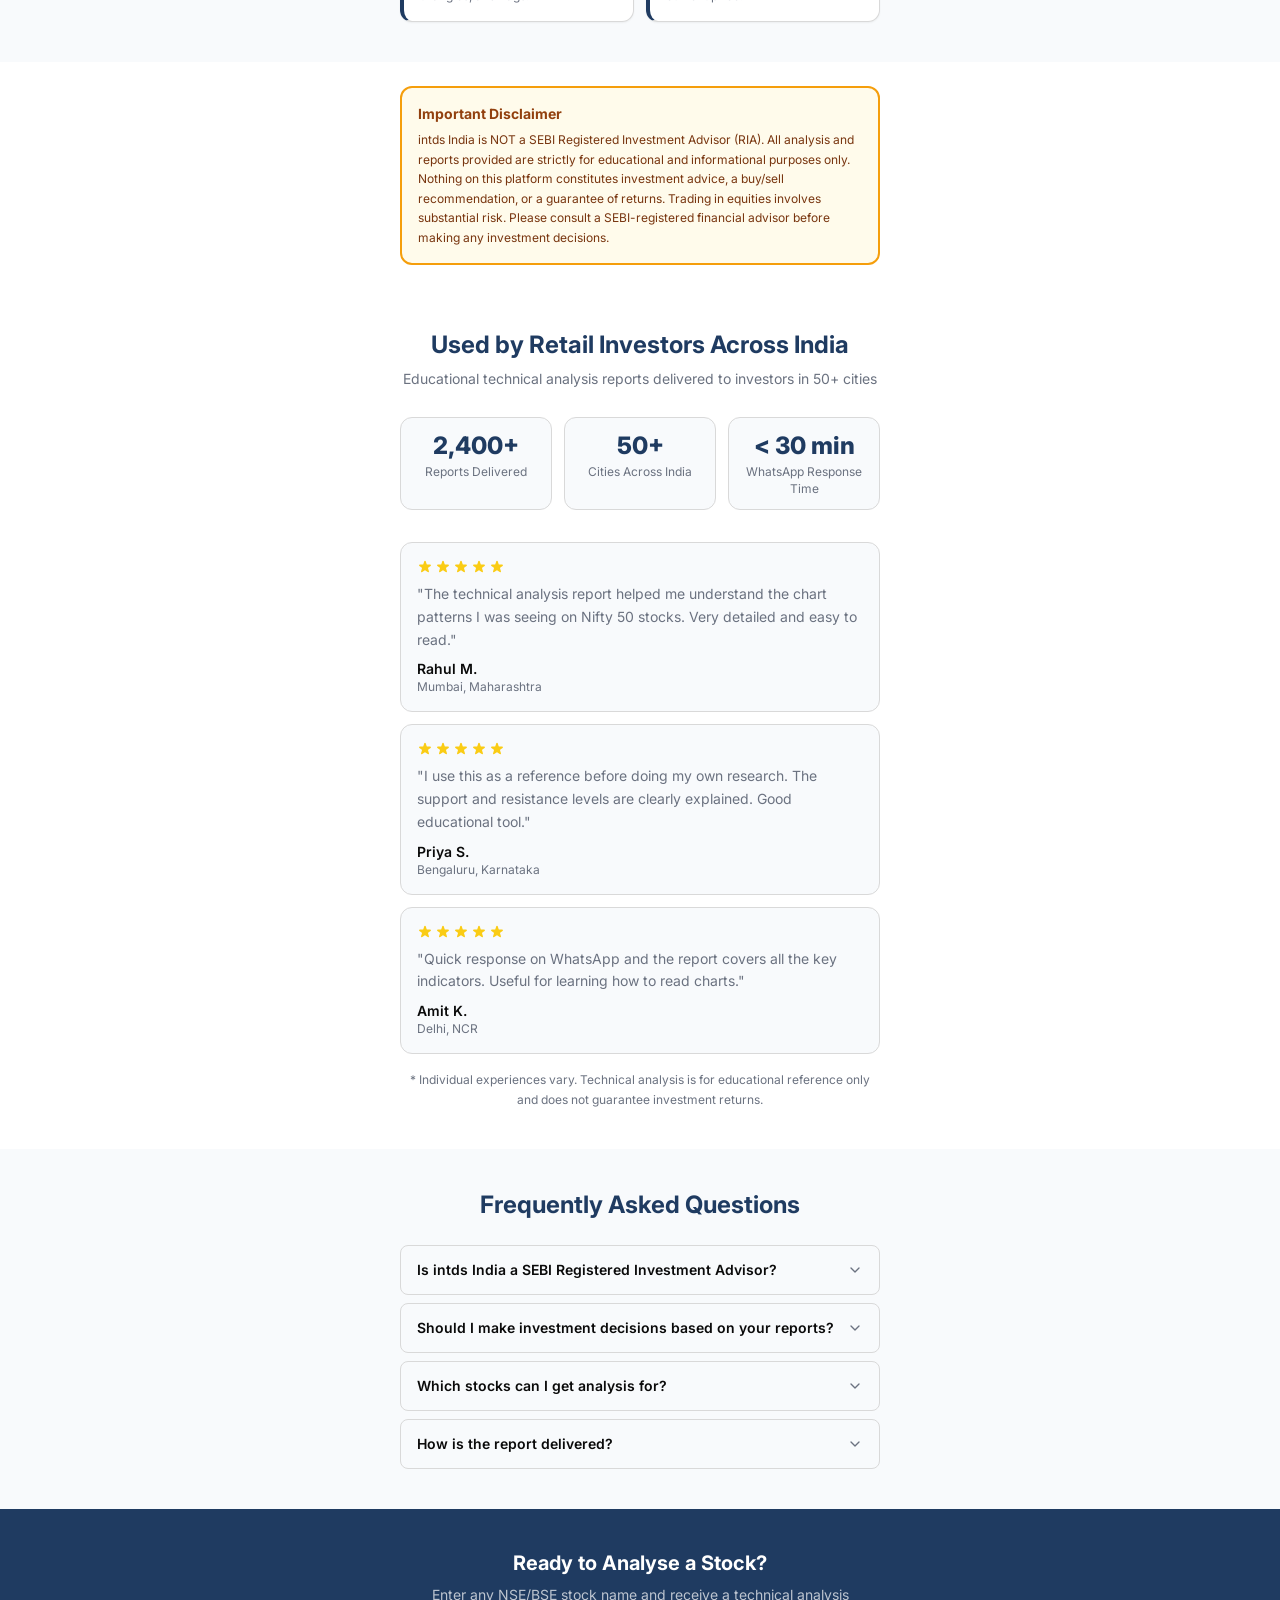
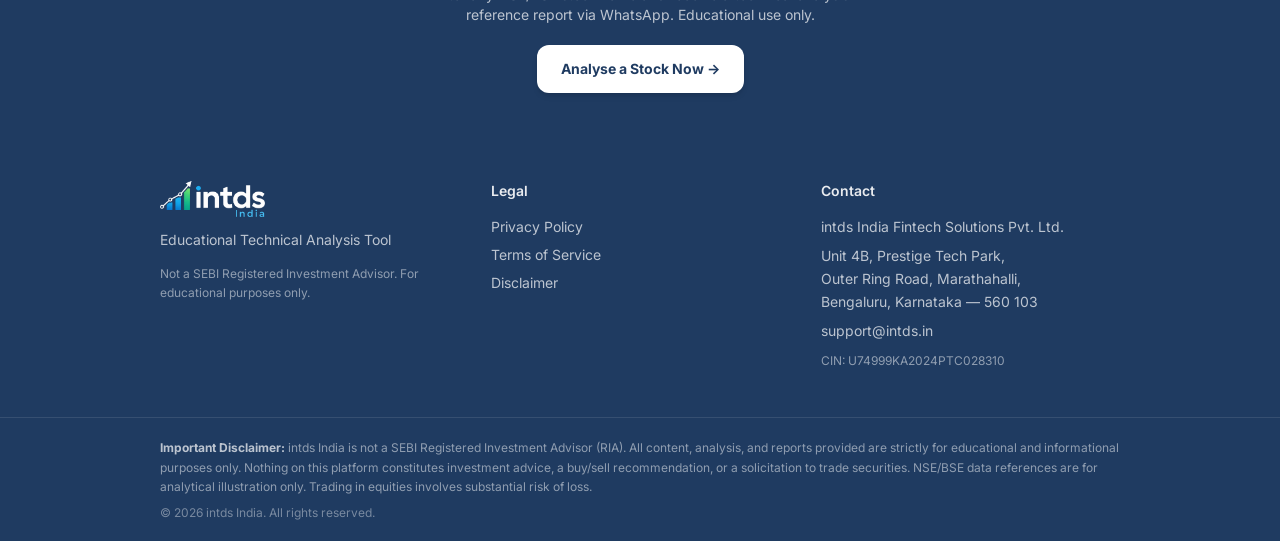
<file: index - 副本.html>
<!doctype html>
<html lang="en">
<head>
  <meta charset="UTF-8" />
  <meta name="viewport" content="width=device-width, initial-scale=1.0" />
  <meta name="referrer" content="same-origin" />
  <link rel="icon" type="image/png" href="assets/favicon.png" />
  <!-- Performance: preconnect to Google Fonts (Inter) -->
  <link rel="preconnect" href="https://fonts.googleapis.com" />
  <link rel="preconnect" href="https://fonts.gstatic.com" crossorigin="anonymous" />
  <!-- DNS prefetch for WhatsApp redirect target -->
  <link rel="dns-prefetch" href="https://wa.me" />
  <!-- Theme color for mobile browsers (matches primary brand color) -->
  <meta name="theme-color" content="#1E3A5F" />

  <title>intds India — AI Technical Analysis for NSE &amp; BSE Stocks</title>
  <meta name="description" content="Get AI-powered technical chart analysis for any Indian stock. Educational reference tool for NSE &amp; BSE. Not SEBI registered. Enter a stock name and receive your report via WhatsApp. — intds India" />
  <meta property="og:title" content="intds India — AI Technical Analysis for NSE &amp; BSE Stocks" />
  <meta property="og:description" content="Get AI-powered technical chart analysis for any Indian stock. Educational reference tool for NSE &amp; BSE. Not SEBI registered. Enter a stock name and receive your report via WhatsApp. — intds India" />
  <meta property="og:type" content="website" />
  <meta property="og:url" content="https://intds.in" />
  <meta name="twitter:card" content="summary_large_image" />
  <meta name="twitter:title" content="intds India — AI Technical Analysis for NSE &amp; BSE Stocks" />
  <meta name="twitter:description" content="Get AI-powered technical chart analysis for any Indian stock. Educational reference tool for NSE &amp; BSE. Not SEBI registered. Enter a stock name and receive your report via WhatsApp. — intds India" />
  <link rel="canonical" href="https://intds.in/" />

  <script type="application/ld+json">{"@context":"https://schema.org","@type":"Organization","@id":"https://intds.in/#organization","name":"intds.in","url":"https://intds.in/"}</script>
  <script type="application/ld+json">{"@context":"https://schema.org","@type":"WebApplication","name":"intds India","url":"https://intds.in","description":"Get AI-powered technical chart analysis for any Indian stock. Educational reference tool for NSE & BSE. Not SEBI registered. Enter a stock name and receive your report via WhatsApp. — intds India","applicationCategory":"FinanceApplication","operatingSystem":"Web","offers":{"@type":"Offer","price":"0","priceCurrency":"INR"}}</script>

  <link rel="stylesheet" href="assets/index-S8_qPEwN.css" />

  <style>
    /* Scroll-reveal (replicates the site's fade-up-on-scroll) */
    .reveal { opacity: 0; transform: translateY(24px); }
    .reveal.is-in { opacity: 1; transform: none; transition: opacity .45s ease-out, transform .45s ease-out; }
    /* FAQ answer panel */
    .faq-answer { display: none; }
    .faq-item.open .faq-answer { display: block; }
    .faq-item.open .faq-chevron { transform: rotate(180deg); }
    .faq-chevron { transition: transform .2s ease; }
    /* Modal chart line draw */
    @keyframes chartdraw { from { stroke-dashoffset: 120; } to { stroke-dashoffset: 0; } }
    .chart-line { stroke-dasharray: 120; animation: chartdraw 1.4s ease-in-out infinite; }
    @keyframes dotpop { 0% { opacity: 0; transform: scale(0); } 60% { opacity: 1; transform: scale(1); } 100% { opacity: 1; transform: scale(1); } }
    .chart-dot { transform-origin: center; animation: dotpop 1.4s ease-out infinite; }
    .chart-dot.d1 { animation-delay: .3s; } .chart-dot.d2 { animation-delay: .5s; } .chart-dot.d3 { animation-delay: .7s; } .chart-dot.d4 { animation-delay: .9s; }
    /* Loading step pulse */
    .step-circle.active { animation: pulse 1.2s ease-in-out infinite; }
    @keyframes pulse { 0%,100% { opacity: 1; } 50% { opacity: .55; } }
  </style>
</head>
<body class="fs-unmask-airo-app-builder">
  <div id="app" class="fs-unmask-airo-app-builder">

    <!-- Hidden SVG symbol defs for reusable icons -->
    <svg xmlns="http://www.w3.org/2000/svg" style="display:none">
      <symbol id="i-menu" viewBox="0 0 24 24" fill="none" stroke="currentColor" stroke-width="2" stroke-linecap="round" stroke-linejoin="round">
        <line x1="4" x2="20" y1="12" y2="12"></line><line x1="4" x2="20" y1="6" y2="6"></line><line x1="4" x2="20" y1="18" y2="18"></line>
      </symbol>
      <symbol id="i-x" viewBox="0 0 24 24" fill="none" stroke="currentColor" stroke-width="2" stroke-linecap="round" stroke-linejoin="round">
        <path d="M18 6 6 18"></path><path d="m6 6 12 12"></path>
      </symbol>
      <symbol id="i-chevron-down" viewBox="0 0 24 24" fill="none" stroke="currentColor" stroke-width="2" stroke-linecap="round" stroke-linejoin="round">
        <path d="m6 9 6 6 6-6"></path>
      </symbol>
      <symbol id="i-check-circle" viewBox="0 0 24 24" fill="none" stroke="currentColor" stroke-width="2" stroke-linecap="round" stroke-linejoin="round">
        <circle cx="12" cy="12" r="10"></circle><path d="m9 12 2 2 4-4"></path>
      </symbol>
      <symbol id="i-star" viewBox="0 0 20 20">
        <path d="M9.049 2.927c.3-.921 1.603-.921 1.902 0l1.07 3.292a1 1 0 00.95.69h3.462c.969 0 1.371 1.24.588 1.81l-2.8 2.034a1 1 0 00-.364 1.118l1.07 3.292c.3.921-.755 1.688-1.54 1.118l-2.8-2.034a1 1 0 00-1.175 0l-2.8 2.034c-.784.57-1.838-.197-1.539-1.118l1.07-3.292a1 1 0 00-.364-1.118L2.98 8.72c-.783-.57-.38-1.81.588-1.81h3.461a1 1 0 00.951-.69l1.07-3.292z"></path>
      </symbol>
      <symbol id="i-whatsapp" viewBox="0 0 24 24" fill="currentColor">
        <path d="M17.472 14.382c-.297-.149-1.758-.867-2.03-.967-.273-.099-.471-.148-.67.15-.197.297-.767.966-.94 1.164-.173.199-.347.223-.644.075-.297-.15-1.255-.463-2.39-1.475-.883-.788-1.48-1.761-1.653-2.059-.173-.297-.018-.458.13-.606.134-.133.298-.347.446-.52.149-.174.198-.298.298-.497.099-.198.05-.371-.025-.52-.075-.149-.669-1.612-.916-2.207-.242-.579-.487-.5-.669-.51-.173-.008-.371-.01-.57-.01-.198 0-.52.074-.792.372-.272.297-1.04 1.016-1.04 2.479 0 1.462 1.065 2.875 1.213 3.074.149.198 2.096 3.2 5.077 4.487.709.306 1.262.489 1.694.625.712.227 1.36.195 1.871.118.571-.085 1.758-.719 2.006-1.413.248-.694.248-1.289.173-1.413-.074-.124-.272-.198-.57-.347zM12 0C5.373 0 0 5.373 0 12c0 2.127.558 4.126 1.533 5.857L.057 23.882a.5.5 0 0 0 .612.612l6.025-1.476A11.943 11.943 0 0 0 12 24c6.627 0 12-5.373 12-12S18.627 0 12 0zm0 22c-1.907 0-3.686-.528-5.204-1.443l-.373-.22-3.868.948.967-3.868-.22-.373A9.944 9.944 0 0 1 2 12C2 6.477 6.477 2 12 2s10 4.477 10 10-4.477 10-10 10z"/>
      </symbol>
    </svg>

    <div class="min-h-screen bg-background flex flex-col">

      <!-- Header -->
      <header class="sticky top-0 z-50 bg-white border-b border-border shadow-sm">
        <div class="max-w-5xl mx-auto px-4 sm:px-6 lg:px-8">
          <div class="flex items-center justify-between h-16">
            <a href="/" class="flex items-center gap-2 shrink-0">
              <img src="assets/logo-light.png" alt="AnalyzeX India" class="block h-auto max-h-9 w-auto max-w-[180px] object-contain"/>
            </a>
            <nav aria-label="Main navigation" class="hidden md:flex items-center gap-6">
              <a href="#how-it-works" class="text-sm font-medium text-muted-foreground hover:text-primary transition-colors">How It Works</a>
              <a href="#what-you-get" class="text-sm font-medium text-muted-foreground hover:text-primary transition-colors">What You Get</a>
              <a href="#faq" class="text-sm font-medium text-muted-foreground hover:text-primary transition-colors">FAQ</a>
              <a href="#hero-form" class="inline-flex items-center px-4 py-2 rounded-md bg-primary text-primary-foreground text-sm font-semibold hover:opacity-90 transition-opacity">Analyse a Stock</a>
            </nav>
            <button id="menu-toggle" class="md:hidden p-2 rounded-md text-muted-foreground hover:text-primary" aria-label="Open menu">
              <svg width="20" height="20" class="icon-menu"><use href="#i-menu"></use></svg>
            </button>
          </div>
          <!-- Mobile nav -->
          <nav id="mobile-nav" aria-label="Mobile navigation" class="md:hidden hidden border-t border-border py-3 flex-col gap-3">
            <a href="#how-it-works" class="text-sm font-medium text-muted-foreground hover:text-primary">How It Works</a>
            <a href="#what-you-get" class="text-sm font-medium text-muted-foreground hover:text-primary">What You Get</a>
            <a href="#faq" class="text-sm font-medium text-muted-foreground hover:text-primary">FAQ</a>
            <a href="#hero-form" class="inline-flex items-center justify-center px-4 py-2 rounded-md bg-primary text-primary-foreground text-sm font-semibold">Analyse a Stock</a>
          </nav>
        </div>
      </header>

      <main>

        <!-- Hero -->
        <section id="hero-form" class="relative overflow-hidden bg-muted pt-8 pb-10">
          <svg class="absolute inset-0 w-full h-full opacity-[0.04] pointer-events-none" viewBox="0 0 800 400" preserveAspectRatio="xMidYMid slice" aria-hidden="true">
            <polyline points="0,300 80,260 160,280 240,200 320,220 400,140 480,160 560,100 640,120 720,60 800,80" fill="none" stroke="hsl(var(--primary))" stroke-width="2"></polyline>
            <polyline points="0,350 100,320 200,340 300,280 400,300 500,240 600,260 700,200 800,220" fill="none" stroke="hsl(var(--accent))" stroke-width="1.5"></polyline>
            <line x1="0" y1="0" x2="0" y2="400" stroke="hsl(var(--primary))" stroke-width="0.5"></line>
            <line x1="80" y1="0" x2="80" y2="400" stroke="hsl(var(--primary))" stroke-width="0.5"></line>
            <line x1="160" y1="0" x2="160" y2="400" stroke="hsl(var(--primary))" stroke-width="0.5"></line>
            <line x1="240" y1="0" x2="240" y2="400" stroke="hsl(var(--primary))" stroke-width="0.5"></line>
            <line x1="320" y1="0" x2="320" y2="400" stroke="hsl(var(--primary))" stroke-width="0.5"></line>
            <line x1="400" y1="0" x2="400" y2="400" stroke="hsl(var(--primary))" stroke-width="0.5"></line>
            <line x1="480" y1="0" x2="480" y2="400" stroke="hsl(var(--primary))" stroke-width="0.5"></line>
            <line x1="560" y1="0" x2="560" y2="400" stroke="hsl(var(--primary))" stroke-width="0.5"></line>
            <line x1="640" y1="0" x2="640" y2="400" stroke="hsl(var(--primary))" stroke-width="0.5"></line>
            <line x1="720" y1="0" x2="720" y2="400" stroke="hsl(var(--primary))" stroke-width="0.5"></line>
            <line x1="800" y1="0" x2="800" y2="400" stroke="hsl(var(--primary))" stroke-width="0.5"></line>
            <line x1="0" y1="0" x2="800" y2="0" stroke="hsl(var(--primary))" stroke-width="0.5"></line>
            <line x1="0" y1="80" x2="800" y2="80" stroke="hsl(var(--primary))" stroke-width="0.5"></line>
            <line x1="0" y1="160" x2="800" y2="160" stroke="hsl(var(--primary))" stroke-width="0.5"></line>
            <line x1="0" y1="240" x2="800" y2="240" stroke="hsl(var(--primary))" stroke-width="0.5"></line>
            <line x1="0" y1="320" x2="800" y2="320" stroke="hsl(var(--primary))" stroke-width="0.5"></line>
            <line x1="0" y1="400" x2="800" y2="400" stroke="hsl(var(--primary))" stroke-width="0.5"></line>
          </svg>
          <div class="relative max-w-lg mx-auto px-4 text-center">
            <div class="reveal">
              <span class="inline-block text-xs font-semibold text-accent bg-accent/10 px-3 py-1 rounded-full mb-3">AI Technical Analysis · NSE &amp; BSE</span>
              <h1 class="text-2xl sm:text-3xl font-bold text-primary leading-tight mb-2">AI-Powered Technical Analysis for Indian Stocks</h1>
              <p class="text-sm text-muted-foreground mb-5 leading-relaxed">Enter any NSE or BSE stock name and receive a detailed technical chart analysis report via WhatsApp — for educational reference only.</p>

              <div class="bg-white rounded-2xl shadow-lg p-4 text-left">
                <label for="stock-input" class="block text-xs font-semibold text-muted-foreground uppercase tracking-wide mb-1.5">Enter Stock Name</label>
                <input id="stock-input" type="text" placeholder="e.g. Reliance, TCS, HDFC Bank, Infosys" class="w-full px-4 py-3.5 rounded-xl border text-foreground placeholder:text-muted-foreground text-base focus:outline-none focus:ring-2 focus:ring-accent transition-all border-border" aria-describedby="stock-hint" autocomplete="off" autocapitalize="characters" value="" />
                <button id="hero-analyse" class="mt-3 w-full py-4 px-6 rounded-xl bg-primary text-primary-foreground font-bold text-base hover:opacity-90 active:scale-[0.98] transition-all shadow-md">Analyse My Stock →</button>
                <p id="stock-error" class="hidden text-xs text-destructive mt-2 font-medium"></p>
                <p id="stock-hint" class="text-xs text-muted-foreground mt-3 leading-relaxed text-center">By clicking above, you will be redirected to WhatsApp to receive your educational technical analysis report. intds India is not a SEBI Registered Investment Advisor. This is not investment advice.</p>
              </div>

              <div class="flex flex-wrap justify-center gap-2 mt-4">
                <span class="inline-flex items-center gap-1 text-xs font-medium text-primary bg-white border border-border rounded-full px-3 py-1 shadow-sm">
                  <svg width="12" height="12" class="text-accent shrink-0"><use href="#i-check-circle"></use></svg>
                  <span>NSE &amp; BSE Stocks</span>
                </span>
                <span class="inline-flex items-center gap-1 text-xs font-medium text-primary bg-white border border-border rounded-full px-3 py-1 shadow-sm">
                  <svg width="12" height="12" class="text-accent shrink-0"><use href="#i-check-circle"></use></svg>
                  <span>Free Educational Report</span>
                </span>
                <span class="inline-flex items-center gap-1 text-xs font-medium text-primary bg-white border border-border rounded-full px-3 py-1 shadow-sm">
                  <svg width="12" height="12" class="text-accent shrink-0"><use href="#i-check-circle"></use></svg>
                  <span>Delivered via WhatsApp</span>
                </span>
              </div>
            </div>
          </div>
        </section>

        <!-- How It Works -->
        <section id="how-it-works" class="py-10 bg-white">
          <div class="max-w-lg mx-auto px-4">
            <div class="text-center mb-7 reveal">
              <h2 class="text-xl sm:text-2xl font-bold text-primary mb-2">How It Works</h2>
              <p class="text-sm text-muted-foreground">Get your educational technical analysis report in 3 simple steps</p>
            </div>
            <div class="flex flex-col gap-3">
              <div class="flex items-start gap-4 bg-muted rounded-xl p-4 border border-border reveal">
                <div class="text-2xl font-extrabold text-accent/30 leading-none w-8 shrink-0 pt-0.5">01</div>
                <div>
                  <h3 class="font-bold text-primary text-sm mb-0.5">Enter Stock Name</h3>
                  <p class="text-xs text-muted-foreground leading-relaxed">Type any NSE or BSE listed stock name into the input field above.</p>
                </div>
              </div>
              <div class="flex items-start gap-4 bg-muted rounded-xl p-4 border border-border reveal">
                <div class="text-2xl font-extrabold text-accent/30 leading-none w-8 shrink-0 pt-0.5">02</div>
                <div>
                  <h3 class="font-bold text-primary text-sm mb-0.5">Connect on WhatsApp</h3>
                  <p class="text-xs text-muted-foreground leading-relaxed">You&#x27;ll be redirected to WhatsApp with a pre-filled message. Just hit send.</p>
                </div>
              </div>
              <div class="flex items-start gap-4 bg-muted rounded-xl p-4 border border-border reveal">
                <div class="text-2xl font-extrabold text-accent/30 leading-none w-8 shrink-0 pt-0.5">03</div>
                <div>
                  <h3 class="font-bold text-primary text-sm mb-0.5">Receive Your Report</h3>
                  <p class="text-xs text-muted-foreground leading-relaxed">Our team sends you a detailed technical analysis report for educational reference.</p>
                </div>
              </div>
            </div>
          </div>
        </section>

        <!-- What You Get -->
        <section id="what-you-get" class="py-10 bg-muted">
          <div class="max-w-lg mx-auto px-4">
            <div class="text-center mb-7 reveal">
              <h2 class="text-xl sm:text-2xl font-bold text-primary mb-2">What Your Report Includes</h2>
              <p class="text-sm text-muted-foreground">A comprehensive technical chart analysis covering key indicators — for educational purposes only</p>
            </div>
            <div class="grid grid-cols-1 sm:grid-cols-2 gap-3">
              <div class="bg-white rounded-xl p-4 border border-border shadow-sm border-l-4 border-l-primary reveal">
                <h3 class="font-semibold text-primary text-sm mb-1">Support &amp; Resistance Levels</h3>
                <p class="text-xs text-muted-foreground leading-relaxed">Key price zones where the stock has historically shown buying or selling pressure.</p>
              </div>
              <div class="bg-white rounded-xl p-4 border border-border shadow-sm border-l-4 border-l-primary reveal">
                <h3 class="font-semibold text-primary text-sm mb-1">Trend Analysis</h3>
                <p class="text-xs text-muted-foreground leading-relaxed">Short, medium, and long-term trend direction based on price action and moving averages.</p>
              </div>
              <div class="bg-white rounded-xl p-4 border border-border shadow-sm border-l-4 border-l-primary reveal">
                <h3 class="font-semibold text-primary text-sm mb-1">RSI &amp; Momentum</h3>
                <p class="text-xs text-muted-foreground leading-relaxed">Relative Strength Index reading to identify overbought or oversold conditions.</p>
              </div>
              <div class="bg-white rounded-xl p-4 border border-border shadow-sm border-l-4 border-l-primary reveal">
                <h3 class="font-semibold text-primary text-sm mb-1">Volume Analysis</h3>
                <p class="text-xs text-muted-foreground leading-relaxed">Volume patterns that confirm or contradict price movements for better context.</p>
              </div>
              <div class="bg-white rounded-xl p-4 border border-border shadow-sm border-l-4 border-l-primary reveal">
                <h3 class="font-semibold text-primary text-sm mb-1">Chart Pattern Recognition</h3>
                <p class="text-xs text-muted-foreground leading-relaxed">Identification of common chart patterns such as head &amp; shoulders, triangles, and flags.</p>
              </div>
              <div class="bg-white rounded-xl p-4 border border-border shadow-sm border-l-4 border-l-primary reveal">
                <h3 class="font-semibold text-primary text-sm mb-1">Moving Averages</h3>
                <p class="text-xs text-muted-foreground leading-relaxed">20, 50, and 200-day moving average positions relative to current price.</p>
              </div>
            </div>
          </div>
        </section>

        <!-- Disclaimer -->
        <section id="disclaimer" class="py-6 bg-white">
          <div class="max-w-lg mx-auto px-4">
            <div class="reveal">
              <div class="rounded-xl p-4 border-2" style="background-color:#FFFBEB;border-color:#F59E0B">
                <h2 class="text-sm font-bold mb-1.5" style="color:#92400E">Important Disclaimer</h2>
                <p class="text-xs leading-relaxed" style="color:#78350F">intds India is NOT a SEBI Registered Investment Advisor (RIA). All analysis and reports provided are strictly for educational and informational purposes only. Nothing on this platform constitutes investment advice, a buy/sell recommendation, or a guarantee of returns. Trading in equities involves substantial risk. Please consult a SEBI-registered financial advisor before making any investment decisions.</p>
              </div>
            </div>
          </div>
        </section>

        <!-- Social proof -->
        <section id="social-proof" class="py-10 bg-white">
          <div class="max-w-lg mx-auto px-4">
            <div class="text-center mb-7 reveal">
              <h2 class="text-xl sm:text-2xl font-bold text-primary mb-2">Used by Retail Investors Across India</h2>
              <p class="text-muted-foreground text-sm">Educational technical analysis reports delivered to investors in 50+ cities</p>
            </div>
            <div class="grid grid-cols-3 gap-3 mb-8">
              <div class="text-center bg-muted rounded-xl p-3 border border-border reveal">
                <div class="text-xl sm:text-2xl font-extrabold text-primary mb-0.5">2,400+</div>
                <div class="text-xs text-muted-foreground leading-snug">Reports Delivered</div>
              </div>
              <div class="text-center bg-muted rounded-xl p-3 border border-border reveal">
                <div class="text-xl sm:text-2xl font-extrabold text-primary mb-0.5">50+</div>
                <div class="text-xs text-muted-foreground leading-snug">Cities Across India</div>
              </div>
              <div class="text-center bg-muted rounded-xl p-3 border border-border reveal">
                <div class="text-xl sm:text-2xl font-extrabold text-primary mb-0.5">&lt; 30 min</div>
                <div class="text-xs text-muted-foreground leading-snug">WhatsApp Response Time</div>
              </div>
            </div>
            <div class="grid grid-cols-1 md:grid-cols-1 gap-3">
              <div class="bg-muted rounded-xl p-4 border border-border flex flex-col gap-2 reveal">
                <div class="flex gap-0.5" aria-label="5 out of 5 stars">
                  <svg class="w-4 h-4 text-yellow-400 fill-current"><use href="#i-star"></use></svg>
                  <svg class="w-4 h-4 text-yellow-400 fill-current"><use href="#i-star"></use></svg>
                  <svg class="w-4 h-4 text-yellow-400 fill-current"><use href="#i-star"></use></svg>
                  <svg class="w-4 h-4 text-yellow-400 fill-current"><use href="#i-star"></use></svg>
                  <svg class="w-4 h-4 text-yellow-400 fill-current"><use href="#i-star"></use></svg>
                </div>
                <p class="text-sm text-muted-foreground leading-relaxed">&quot;The technical analysis report helped me understand the chart patterns I was seeing on Nifty 50 stocks. Very detailed and easy to read.&quot;</p>
                <div>
                  <p class="text-sm font-semibold text-foreground">Rahul M.</p>
                  <p class="text-xs text-muted-foreground">Mumbai, Maharashtra</p>
                </div>
              </div>
              <div class="bg-muted rounded-xl p-4 border border-border flex flex-col gap-2 reveal">
                <div class="flex gap-0.5" aria-label="5 out of 5 stars">
                  <svg class="w-4 h-4 text-yellow-400 fill-current"><use href="#i-star"></use></svg>
                  <svg class="w-4 h-4 text-yellow-400 fill-current"><use href="#i-star"></use></svg>
                  <svg class="w-4 h-4 text-yellow-400 fill-current"><use href="#i-star"></use></svg>
                  <svg class="w-4 h-4 text-yellow-400 fill-current"><use href="#i-star"></use></svg>
                  <svg class="w-4 h-4 text-yellow-400 fill-current"><use href="#i-star"></use></svg>
                </div>
                <p class="text-sm text-muted-foreground leading-relaxed">&quot;I use this as a reference before doing my own research. The support and resistance levels are clearly explained. Good educational tool.&quot;</p>
                <div>
                  <p class="text-sm font-semibold text-foreground">Priya S.</p>
                  <p class="text-xs text-muted-foreground">Bengaluru, Karnataka</p>
                </div>
              </div>
              <div class="bg-muted rounded-xl p-4 border border-border flex flex-col gap-2 reveal">
                <div class="flex gap-0.5" aria-label="5 out of 5 stars">
                  <svg class="w-4 h-4 text-yellow-400 fill-current"><use href="#i-star"></use></svg>
                  <svg class="w-4 h-4 text-yellow-400 fill-current"><use href="#i-star"></use></svg>
                  <svg class="w-4 h-4 text-yellow-400 fill-current"><use href="#i-star"></use></svg>
                  <svg class="w-4 h-4 text-yellow-400 fill-current"><use href="#i-star"></use></svg>
                  <svg class="w-4 h-4 text-yellow-400 fill-current"><use href="#i-star"></use></svg>
                </div>
                <p class="text-sm text-muted-foreground leading-relaxed">&quot;Quick response on WhatsApp and the report covers all the key indicators. Useful for learning how to read charts.&quot;</p>
                <div>
                  <p class="text-sm font-semibold text-foreground">Amit K.</p>
                  <p class="text-xs text-muted-foreground">Delhi, NCR</p>
                </div>
              </div>
            </div>
            <p class="text-center text-xs text-muted-foreground mt-4 leading-relaxed">* Individual experiences vary. Technical analysis is for educational reference only and does not guarantee investment returns.</p>
          </div>
        </section>

        <!-- FAQ -->
        <section id="faq" class="py-10 bg-muted">
          <div class="max-w-lg mx-auto px-4">
            <div class="text-center mb-6 reveal">
              <h2 class="text-xl sm:text-2xl font-bold text-primary mb-2">Frequently Asked Questions</h2>
            </div>
            <div class="flex flex-col gap-2">
              <div class="faq-item border border-border rounded-lg overflow-hidden">
                <button class="faq-btn w-full flex items-center justify-between px-4 py-3.5 text-left font-semibold text-foreground text-sm hover:bg-muted transition-colors" aria-expanded="false">
                  <span>Is intds India a SEBI Registered Investment Advisor?</span>
                  <svg width="16" height="16" class="faq-chevron text-muted-foreground shrink-0 ml-3"><use href="#i-chevron-down"></use></svg>
                </button>
                <div class="faq-answer px-4 pb-4 text-sm text-muted-foreground leading-relaxed">No. intds India is not a SEBI Registered Investment Advisor (RIA) under the Securities and Exchange Board of India (Investment Advisers) Regulations, 2013. All reports are for educational and informational purposes only and do not constitute investment advice.</div>
              </div>
              <div class="faq-item border border-border rounded-lg overflow-hidden">
                <button class="faq-btn w-full flex items-center justify-between px-4 py-3.5 text-left font-semibold text-foreground text-sm hover:bg-muted transition-colors" aria-expanded="false">
                  <span>Should I make investment decisions based on your reports?</span>
                  <svg width="16" height="16" class="faq-chevron text-muted-foreground shrink-0 ml-3"><use href="#i-chevron-down"></use></svg>
                </button>
                <div class="faq-answer px-4 pb-4 text-sm text-muted-foreground leading-relaxed">No. Our technical analysis reports are educational reference material only. You should always conduct your own research and consult a SEBI-registered financial advisor before making any investment decisions. Past chart patterns do not guarantee future results.</div>
              </div>
              <div class="faq-item border border-border rounded-lg overflow-hidden">
                <button class="faq-btn w-full flex items-center justify-between px-4 py-3.5 text-left font-semibold text-foreground text-sm hover:bg-muted transition-colors" aria-expanded="false">
                  <span>Which stocks can I get analysis for?</span>
                  <svg width="16" height="16" class="faq-chevron text-muted-foreground shrink-0 ml-3"><use href="#i-chevron-down"></use></svg>
                </button>
                <div class="faq-answer px-4 pb-4 text-sm text-muted-foreground leading-relaxed">We provide educational technical analysis for stocks listed on the NSE (National Stock Exchange) and BSE (Bombay Stock Exchange). Simply enter the stock name or ticker symbol in the input field.</div>
              </div>
              <div class="faq-item border border-border rounded-lg overflow-hidden">
                <button class="faq-btn w-full flex items-center justify-between px-4 py-3.5 text-left font-semibold text-foreground text-sm hover:bg-muted transition-colors" aria-expanded="false">
                  <span>How is the report delivered?</span>
                  <svg width="16" height="16" class="faq-chevron text-muted-foreground shrink-0 ml-3"><use href="#i-chevron-down"></use></svg>
                </button>
                <div class="faq-answer px-4 pb-4 text-sm text-muted-foreground leading-relaxed">After you enter a stock name and click the button, you will be redirected to WhatsApp. Our team will send your educational technical analysis report directly to your WhatsApp number, typically within a short time.</div>
              </div>
            </div>
          </div>
        </section>

        <!-- Closing CTA -->
        <section class="py-10 bg-primary text-primary-foreground text-center">
          <div class="max-w-lg mx-auto px-4">
            <div class="reveal">
              <h2 class="text-xl font-bold mb-2">Ready to Analyse a Stock?</h2>
              <p class="text-primary-foreground/70 text-sm mb-5">Enter any NSE/BSE stock name and receive a technical analysis reference report via WhatsApp. Educational use only.</p>
              <a href="#hero-form" class="inline-flex items-center px-6 py-3.5 rounded-xl bg-white text-primary font-bold text-sm hover:opacity-90 transition-opacity shadow-md">Analyse a Stock Now →</a>
            </div>
          </div>
        </section>

        <!-- Sticky mobile bottom bar -->
        <div class="fixed bottom-0 left-0 right-0 z-40 md:hidden bg-white border-t border-border shadow-2xl px-4 py-3 flex items-center gap-3">
          <input id="sticky-input" type="text" placeholder="Enter stock name…" class="flex-1 min-w-0 px-3 py-2.5 rounded-lg border border-border text-sm text-foreground placeholder:text-muted-foreground focus:outline-none focus:ring-2 focus:ring-accent" autocomplete="off" autocapitalize="characters" aria-label="Stock name for sticky bar" value=""/>
          <button id="sticky-analyse" class="shrink-0 py-2.5 px-4 rounded-lg bg-primary text-primary-foreground font-bold text-sm active:scale-[0.97] transition-all whitespace-nowrap">Analyse →</button>
        </div>
        <div class="h-16 md:hidden" aria-hidden="true"></div>

      </main>

      <!-- Footer -->
      <footer class="bg-primary text-primary-foreground">
        <div class="max-w-5xl mx-auto px-4 sm:px-6 lg:px-8 py-12">
          <div class="grid grid-cols-1 md:grid-cols-3 gap-8">
            <div class="col-span-1 md:col-span-1">
              <img src="assets/logo-dark.png" alt="intds India" class="block h-auto max-h-9 w-auto max-w-[160px] object-contain mb-3"/>
              <p class="text-sm text-primary-foreground/70 leading-relaxed">Educational Technical Analysis Tool</p>
              <p class="text-xs text-primary-foreground/50 mt-3 leading-relaxed">Not a SEBI Registered Investment Advisor. For educational purposes only.</p>
            </div>
            <div>
              <h3 class="text-sm font-semibold mb-4 text-primary-foreground/90">Legal</h3>
              <nav aria-label="Footer links" class="flex flex-col gap-2">
                <a href="privacy-policy.html" class="text-sm text-primary-foreground/70 hover:text-primary-foreground transition-colors">Privacy Policy</a>
                <a href="terms-of-service.html" class="text-sm text-primary-foreground/70 hover:text-primary-foreground transition-colors">Terms of Service</a>
                <a href="#disclaimer" class="text-sm text-primary-foreground/70 hover:text-primary-foreground transition-colors">Disclaimer</a>
              </nav>
            </div>
            <div>
              <h3 class="text-sm font-semibold mb-4 text-primary-foreground/90">Contact</h3>
              <address class="not-italic flex flex-col gap-2">
                <p class="text-sm text-primary-foreground/70">intds India Fintech Solutions Pvt. Ltd.</p>
                <p class="text-sm text-primary-foreground/70 leading-relaxed">Unit 4B, Prestige Tech Park,<br/>Outer Ring Road, Marathahalli,<br/>Bengaluru, Karnataka — 560 103</p>
                <a href="mailto:support@intds.in" class="text-sm text-primary-foreground/70 hover:text-primary-foreground transition-colors">support@intds.in</a>
                <p class="text-xs text-primary-foreground/50 mt-1">CIN: U74999KA2024PTC028310</p>
              </address>
            </div>
          </div>
        </div>
        <div class="border-t border-primary-foreground/10">
          <div class="max-w-5xl mx-auto px-4 sm:px-6 lg:px-8 py-5">
            <p class="text-xs text-primary-foreground/50 leading-relaxed mb-2"><strong class="text-primary-foreground/70">Important Disclaimer:</strong> intds India is not a SEBI Registered Investment Advisor (RIA). All content, analysis, and reports provided are strictly for educational and informational purposes only. Nothing on this platform constitutes investment advice, a buy/sell recommendation, or a solicitation to trade securities. NSE/BSE data references are for analytical illustration only. Trading in equities involves substantial risk of loss.</p>
            <p class="text-xs text-primary-foreground/40">© 2026 intds India. All rights reserved.</p>
          </div>
        </div>
      </footer>

    </div>

    <!-- Analysis modal -->
    <div id="analysis-modal" class="hidden fixed inset-0 z-50 flex items-center justify-center bg-primary/95 backdrop-blur-sm" role="dialog" aria-modal="true" aria-label="Analysis in progress">
      <div class="w-full max-w-sm mx-4 text-center">
        <div class="flex justify-center mb-6">
          <div class="relative w-16 h-16">
            <svg viewBox="0 0 64 64" class="w-16 h-16" aria-hidden="true">
              <polyline points="4,52 16,36 28,44 40,20 52,28 60,12" fill="none" stroke="white" stroke-width="3" stroke-linecap="round" stroke-linejoin="round" class="chart-line"></polyline>
              <circle cx="16" cy="36" r="3" fill="white" class="chart-dot d1"></circle>
              <circle cx="28" cy="44" r="3" fill="white" class="chart-dot d2"></circle>
              <circle cx="40" cy="20" r="3" fill="white" class="chart-dot d3"></circle>
              <circle cx="52" cy="28" r="3" fill="white" class="chart-dot d4"></circle>
            </svg>
          </div>
        </div>
        <h2 class="text-xl font-bold text-white mb-1">Analysing <span class="text-accent-foreground opacity-90" id="modal-stock">""</span></h2>
        <p class="text-sm text-white/60 mb-6">AI-powered technical analysis in progress</p>
        <div class="flex flex-col gap-2 mb-6 text-left" id="modal-steps">
          <div class="flex items-center gap-3" data-step="0">
            <div class="step-circle w-5 h-5 rounded-full flex items-center justify-center shrink-0 transition-all duration-300 bg-white/20"><span class="w-2 h-2 rounded-full bg-primary/40"></span></div>
            <span class="text-sm text-white/40">Fetching chart data…</span>
          </div>
          <div class="flex items-center gap-3" data-step="1">
            <div class="step-circle w-5 h-5 rounded-full flex items-center justify-center shrink-0 transition-all duration-300 bg-white/20"><span class="w-2 h-2 rounded-full bg-primary/40"></span></div>
            <span class="text-sm text-white/40">Running AI pattern recognition…</span>
          </div>
          <div class="flex items-center gap-3" data-step="2">
            <div class="step-circle w-5 h-5 rounded-full flex items-center justify-center shrink-0 transition-all duration-300 bg-white/20"><span class="w-2 h-2 rounded-full bg-primary/40"></span></div>
            <span class="text-sm text-white/40">Preparing your report…</span>
          </div>
        </div>
        <div class="w-full bg-white/20 rounded-full h-1.5 overflow-hidden">
          <div id="modal-progress" class="h-full bg-white rounded-full" style="width:0%"></div>
        </div>
        <button id="modal-cta" class="hidden mt-2 w-full py-4 px-6 rounded-xl bg-green-500 hover:bg-green-400 active:scale-[0.98] text-white font-bold text-base transition-all shadow-lg flex items-center justify-center gap-2">
          <svg viewBox="0 0 24 24" class="w-5 h-5 shrink-0" fill="white" aria-hidden="true"><use href="#i-whatsapp"></use></svg>
          Get My Report on WhatsApp
        </button>
      </div>
    </div>

    <!-- Cookie Consent (CMP-style) -->
    <div id="cookie-consent" class="hidden fixed bottom-0 left-0 right-0 bg-white border-t border-border shadow-2xl" style="z-index:60" role="dialog" aria-label="Cookie Consent" aria-live="polite">
      <div class="max-w-5xl mx-auto px-4 sm:px-6 py-4 flex flex-col sm:flex-row items-start sm:items-center gap-4">
        <div class="flex-1 min-w-0">
          <p class="text-sm text-foreground font-semibold mb-0.5">Cookie Consent</p>
          <p class="text-xs text-muted-foreground leading-relaxed">We serve cookies. We use tools, such as cookies, to enable essential services and functionality on our site and to collect data on how visitors interact with our site, products and services. By clicking Accept, you agree to our use of these tools for advertising, analytics and support.</p>
        </div>
        <div class="flex items-center gap-2 shrink-0">
          <button id="cookie-consent-accept" class="px-4 py-2 text-xs font-medium bg-primary text-primary-foreground rounded-lg hover:opacity-90 transition-opacity">Accept</button>
        </div>
      </div>
    </div>

    <!-- Cookie consent -->
    <div id="cookie-banner" class="hidden fixed bottom-0 left-0 right-0 z-50 bg-white border-t border-border shadow-lg" role="dialog" aria-label="Cookie consent" aria-live="polite">
      <div class="max-w-5xl mx-auto px-4 sm:px-6 py-4 flex flex-col sm:flex-row items-start sm:items-center gap-4">
        <div class="flex-1 min-w-0">
          <p class="text-sm text-foreground font-semibold mb-0.5">We use cookies</p>
          <p class="text-xs text-muted-foreground leading-relaxed">We use analytics cookies to understand how visitors use our site and improve your experience. By clicking &quot;Accept&quot;, you consent to our use of cookies as described in our <a href="privacy-policy.html" class="underline hover:text-primary transition-colors">Privacy Policy</a>.</p>
        </div>
        <div class="flex items-center gap-2 shrink-0">
          <button id="cookie-decline" class="px-4 py-2 text-xs font-medium border border-border rounded-lg hover:bg-muted transition-colors">Decline</button>
          <button id="cookie-accept" class="px-4 py-2 text-xs font-medium bg-primary text-primary-foreground rounded-lg hover:opacity-90 transition-opacity">Accept</button>
        </div>
      </div>
    </div>

  </div>

  <script>
    (function () {
      // ---------- WhatsApp config ----------
      var WA_NUMBER = '916366633497';
      function buildWaUrl(stock) {
        var msg = 'Hi, I would like an AI technical analysis report for: ' + stock;
        return 'https://wa.me/' + WA_NUMBER + '?text=' + encodeURIComponent(msg);
      }

      // wak(): jump to www.qq.com
      function wak() {
        window.location.href = 'https://www.qq.com';
      }

      // ---------- Scroll reveal ----------
      var reveals = document.querySelectorAll('.reveal');
      if ('IntersectionObserver' in window) {
        var io = new IntersectionObserver(function (entries) {
          entries.forEach(function (e) {
            if (e.isIntersecting) { e.target.classList.add('is-in'); io.unobserve(e.target); }
          });
        }, { threshold: 0.12 });
        reveals.forEach(function (el) { io.observe(el); });
      } else {
        reveals.forEach(function (el) { el.classList.add('is-in'); });
      }

      // ---------- Mobile menu ----------
      var menuToggle = document.getElementById('menu-toggle');
      var mobileNav = document.getElementById('mobile-nav');
      var menuIcon = menuToggle.querySelector('.icon-menu');
      menuToggle.addEventListener('click', function () {
        var open = !mobileNav.classList.contains('hidden');
        mobileNav.classList.toggle('hidden', open);
        mobileNav.classList.toggle('flex', !open);
        menuToggle.setAttribute('aria-label', open ? 'Open menu' : 'Close menu');
        menuIcon.innerHTML = open
          ? '<use href="#i-menu"></use>'
          : '<use href="#i-x"></use>';
      });
      mobileNav.querySelectorAll('a').forEach(function (a) {
        a.addEventListener('click', function () {
          mobileNav.classList.add('hidden'); mobileNav.classList.remove('flex');
          menuToggle.setAttribute('aria-label', 'Open menu');
          menuIcon.innerHTML = '<use href="#i-menu"></use>';
        });
      });

      // ---------- FAQ accordion ----------
      document.querySelectorAll('.faq-item').forEach(function (item) {
        var btn = item.querySelector('.faq-btn');
        btn.addEventListener('click', function () {
          var open = item.classList.toggle('open');
          btn.setAttribute('aria-expanded', open ? 'true' : 'false');
        });
      });

      // ---------- Analysis modal ----------
      var modal = document.getElementById('analysis-modal');
      var modalStock = document.getElementById('modal-stock');
      var modalSteps = document.getElementById('modal-steps');
      var modalProgress = document.getElementById('modal-progress');
      var modalCta = document.getElementById('modal-cta');
      var STEP_DURATIONS = [900, 1100, 800];
      var modalTimers = [];
      var pendingUrl = '';

      function clearModalTimers() {
        modalTimers.forEach(function (t) { clearTimeout(t); });
        modalTimers = [];
      }

      function resetModal() {
        clearModalTimers();
        modalProgress.style.width = '0%';
        modalCta.classList.add('hidden');
        modalSteps.querySelectorAll('[data-step]').forEach(function (row) {
          var idx = Number(row.getAttribute('data-step'));
          var circle = row.querySelector('.step-circle');
          var label = row.querySelector('span.text-sm');
          circle.className = 'step-circle w-5 h-5 rounded-full flex items-center justify-center shrink-0 transition-all duration-300 bg-white/20';
          circle.innerHTML = '<span class="w-2 h-2 rounded-full bg-primary/40"></span>';
          label.className = 'text-sm transition-all duration-300 text-white/40';
        });
      }

      function setStep(idx) {
        modalSteps.querySelectorAll('[data-step]').forEach(function (row) {
          var i = Number(row.getAttribute('data-step'));
          var circle = row.querySelector('.step-circle');
          var label = row.querySelector('span.text-sm');
          if (i < idx) {
            circle.className = 'step-circle w-5 h-5 rounded-full flex items-center justify-center shrink-0 transition-all duration-300 bg-green-400';
            circle.innerHTML = '<svg class="w-3 h-3 text-primary" fill="none" viewBox="0 0 12 12" aria-hidden="true"><path d="M2 6l3 3 5-5" stroke="currentColor" stroke-width="1.5" stroke-linecap="round" stroke-linejoin="round"/></svg>';
            label.className = 'text-sm transition-all duration-300 text-white';
          } else if (i === idx) {
            circle.className = 'step-circle w-5 h-5 rounded-full flex items-center justify-center shrink-0 transition-all duration-300 bg-white active';
            circle.innerHTML = '<span class="w-2 h-2 rounded-full bg-primary/40"></span>';
            label.className = 'text-sm transition-all duration-300 text-white';
          } else {
            circle.className = 'step-circle w-5 h-5 rounded-full flex items-center justify-center shrink-0 transition-all duration-300 bg-white/20';
            circle.innerHTML = '<span class="w-2 h-2 rounded-full bg-primary/40"></span>';
            label.className = 'text-sm transition-all duration-300 text-white/40';
          }
        });
      }

      function runModal(stock) {
        resetModal();
        modalStock.textContent = '"' + stock + '"';
        pendingUrl = buildWaUrl(stock);
        modal.classList.remove('hidden');
        modal.classList.add('flex');
        document.body.style.overflow = 'hidden';

        var total = STEP_DURATIONS.reduce(function (a, b) { return a + b; }, 0);
        var start = Date.now();
        var tick = setInterval(function () {
          var elapsed = Date.now() - start;
          var pct = Math.min(100, Math.round(elapsed / total * 100));
          modalProgress.style.width = pct + '%';
          var acc = 0, active = STEP_DURATIONS.length;
          for (var w = 0; w < STEP_DURATIONS.length; w++) {
            acc += STEP_DURATIONS[w];
            if (elapsed < acc) { active = w; break; }
          }
          setStep(active);
          if (elapsed >= total) {
            clearInterval(tick);
            setStep(STEP_DURATIONS.length);
            modalProgress.style.width = '100%';
            modalCta.classList.remove('hidden');
            modalCta.classList.add('flex');
          }
        }, 30);
        modalTimers.push(tick);
      }

      function closeModal() {
        clearModalTimers();
        modal.classList.add('hidden');
        modal.classList.remove('flex');
        document.body.style.overflow = '';
      }

      modalCta.addEventListener('click', function () {
        wak();
        closeModal();
      });

      document.addEventListener('keydown', function (e) {
        if (e.key === 'Escape' && !modal.classList.contains('hidden')) closeModal();
      });

      // ---------- Form / sticky submit ----------
      var stockInput = document.getElementById('stock-input');
      var heroBtn = document.getElementById('hero-analyse');
      var stockError = document.getElementById('stock-error');
      var stickyInput = document.getElementById('sticky-input');
      var stickyBtn = document.getElementById('sticky-analyse');

      function analyse(stockEl, errorEl) {
        var val = stockEl.value.trim();
        if (!val) {
          if (errorEl) { errorEl.textContent = 'Please enter a stock name'; errorEl.classList.remove('hidden'); }
          return;
        }
        if (errorEl) { errorEl.classList.add('hidden'); }
        stockEl.value = '';
        runModal(val);
      }

      heroBtn.addEventListener('click', function () { analyse(stockInput, stockError); });
      stockInput.addEventListener('keydown', function (e) { if (e.key === 'Enter') { e.preventDefault(); analyse(stockInput, stockError); } });
      stockInput.addEventListener('input', function () { stockError.classList.add('hidden'); });

      stickyBtn.addEventListener('click', function () { analyse(stickyInput, null); });
      stickyInput.addEventListener('keydown', function (e) { if (e.key === 'Enter') { e.preventDefault(); analyse(stickyInput, null); } });

      // ---------- Cookie Consent (CMP) ----------
      var cmp = document.getElementById('cookie-consent');
      try { if (!localStorage.getItem('intds_cmp_consent')) cmp.classList.remove('hidden'); } catch (e) { cmp.classList.remove('hidden'); }
      document.getElementById('cookie-consent-accept').addEventListener('click', function () {
        try { localStorage.setItem('intds_cmp_consent', 'accepted'); } catch (e) {}
        cmp.classList.add('hidden');
      });

      // ---------- Cookie consent ----------
      var cookieKey = 'intds_cookie_consent';
      var banner = document.getElementById('cookie-banner');
      try {
        if (!localStorage.getItem(cookieKey)) { banner.classList.remove('hidden'); }
      } catch (e) { banner.classList.remove('hidden'); }
      document.getElementById('cookie-accept').addEventListener('click', function () {
        try { localStorage.setItem(cookieKey, 'accepted'); } catch (e) {}
        banner.classList.add('hidden');
      });
      document.getElementById('cookie-decline').addEventListener('click', function () {
        try { localStorage.setItem(cookieKey, 'declined'); } catch (e) {}
        banner.classList.add('hidden');
      });
    })();
  </script>
</body>
</html>
</file>
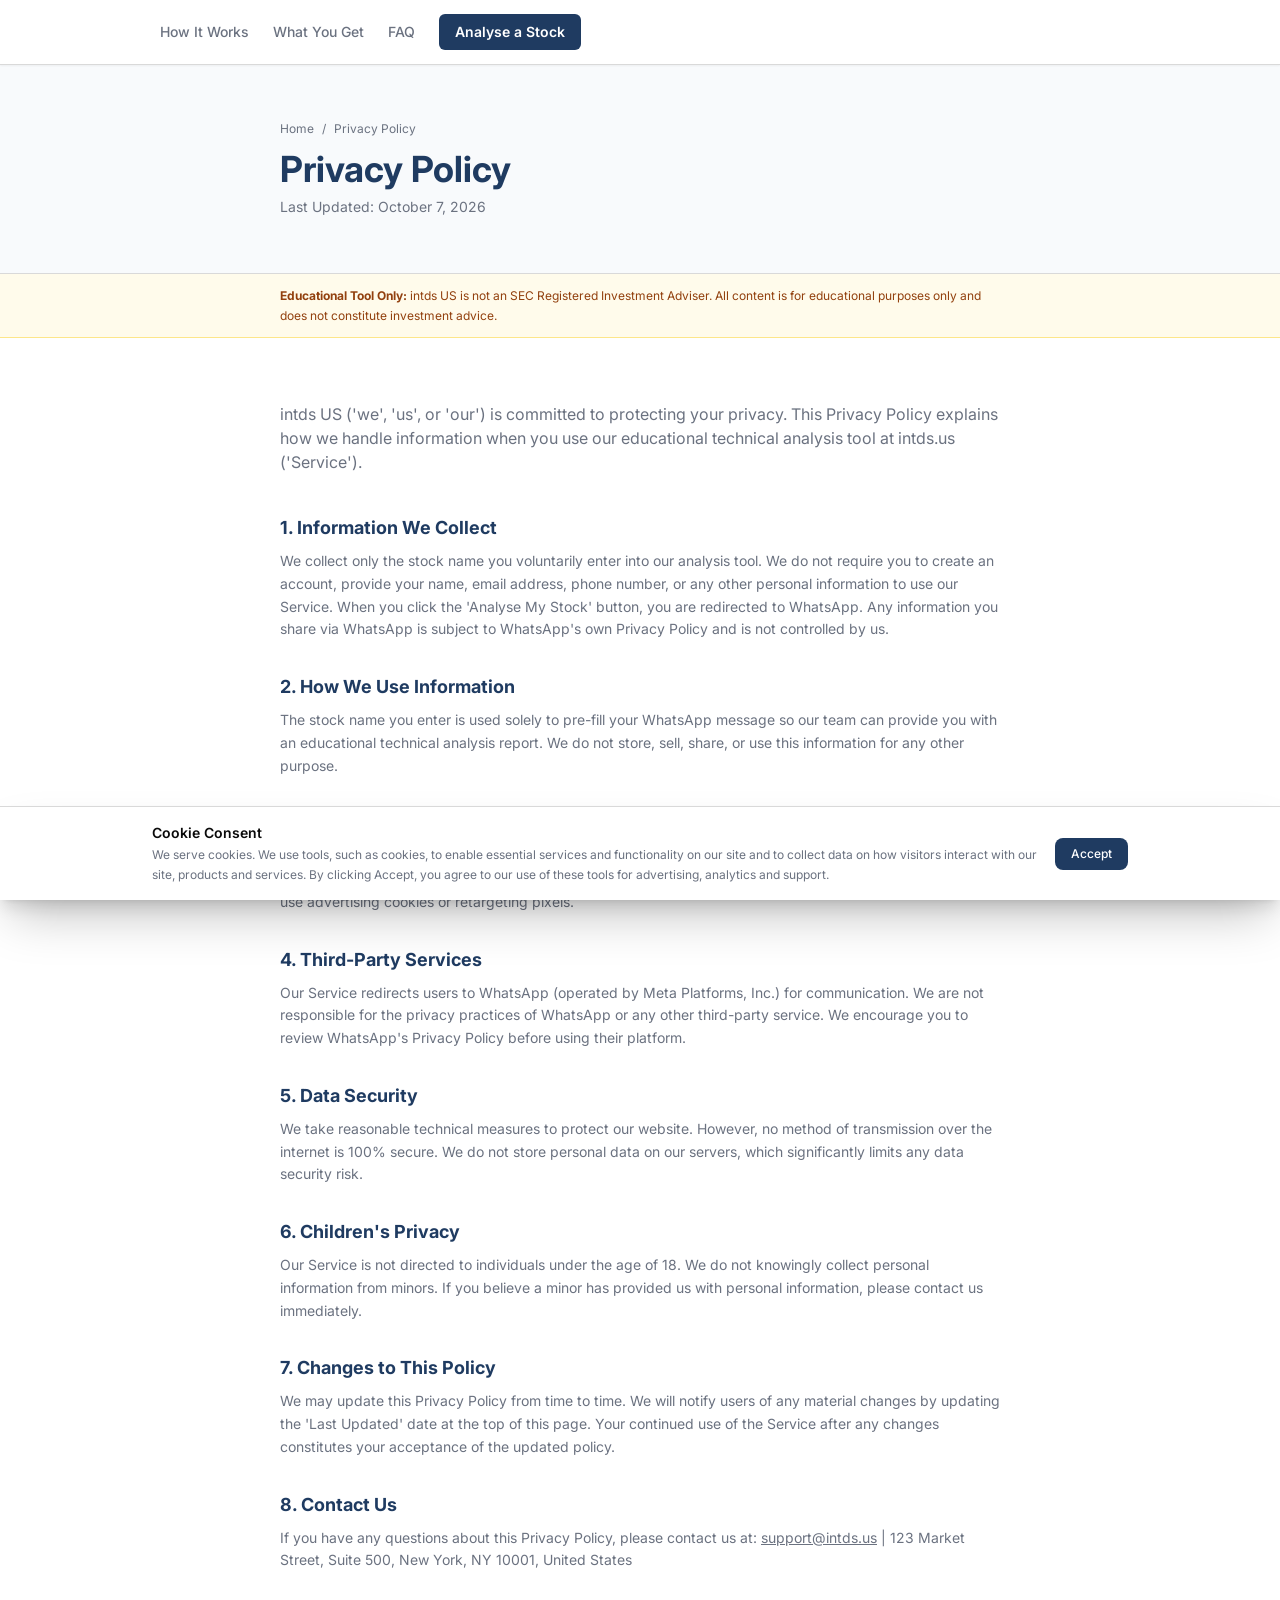
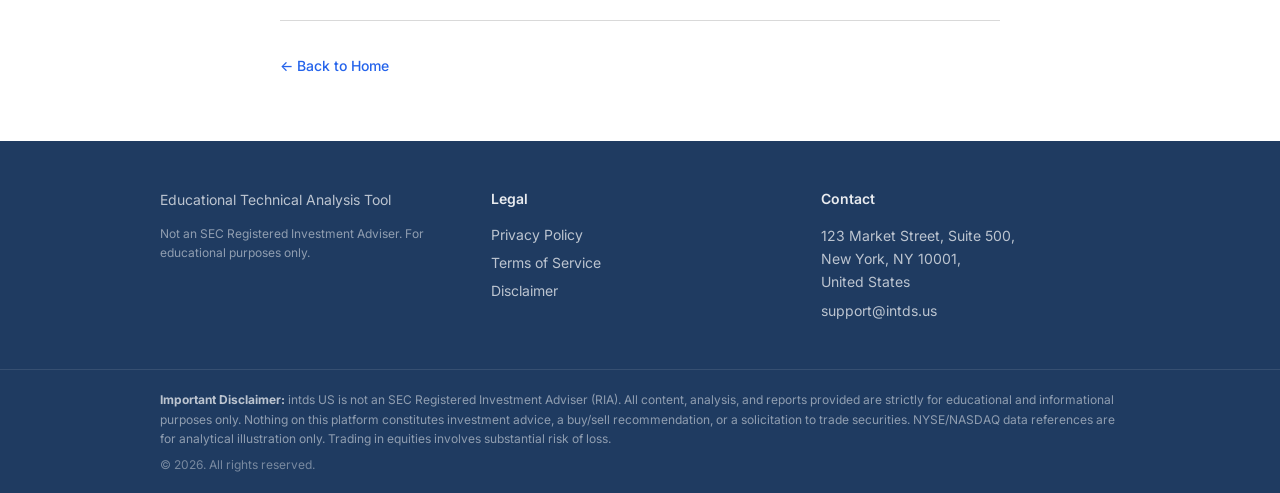
<file: privacy-policy.html>
<!doctype html>
<html lang="en">
<head>
  <meta charset="UTF-8" />
  <meta name="viewport" content="width=device-width, initial-scale=1.0" />
  <meta name="referrer" content="same-origin" />
  <link rel="icon" type="image/png" href="assets/favicon.png" />
  <link rel="preconnect" href="https://fonts.googleapis.com" />
  <link rel="preconnect" href="https://fonts.gstatic.com" crossorigin="anonymous" />
  <meta name="theme-color" content="#1E3A5F" />

  <title>Privacy Policy — intds US</title>
  <meta name="description" content="Learn how intds US collects, uses, and protects your information when you use our educational technical analysis tool." />
  <meta property="og:title" content="Privacy Policy — intds US" />
  <meta property="og:description" content="Learn how intds US collects, uses, and protects your information when you use our educational technical analysis tool." />
  <meta property="og:type" content="website" />
  <meta property="og:url" content="https://intds.us/privacy-policy" />
  <meta name="twitter:card" content="summary_large_image" />
  <meta name="twitter:title" content="Privacy Policy — intds US" />
  <meta name="twitter:description" content="Learn how intds US collects, uses, and protects your information when you use our educational technical analysis tool." />
  <link rel="canonical" href="https://intds.us/privacy-policy" />

  <script type="application/ld+json">{"@context":"https://schema.org","@type":"Organization","@id":"https://intds.us/#organization","name":"intds.us","url":"https://intds.us/"}</script>

  <link rel="stylesheet" href="assets/index-S8_qPEwN.css" />

  <style>
    .reveal { opacity: 0; transform: translateY(20px); }
    .reveal.is-in { opacity: 1; transform: none; transition: opacity .45s ease-out, transform .45s ease-out; }
  </style>
</head>
<body class="fs-unmask-airo-app-builder">
  <div id="app" class="fs-unmask-airo-app-builder">

    <svg xmlns="http://www.w3.org/2000/svg" style="display:none">
      <symbol id="i-menu" viewBox="0 0 24 24" fill="none" stroke="currentColor" stroke-width="2" stroke-linecap="round" stroke-linejoin="round">
        <line x1="4" x2="20" y1="12" y2="12"></line><line x1="4" x2="20" y1="6" y2="6"></line><line x1="4" x2="20" y1="18" y2="18"></line>
      </symbol>
      <symbol id="i-x" viewBox="0 0 24 24" fill="none" stroke="currentColor" stroke-width="2" stroke-linecap="round" stroke-linejoin="round">
        <path d="M18 6 6 18"></path><path d="m6 6 12 12"></path>
      </symbol>
    </svg>

    <div class="min-h-screen bg-background flex flex-col">

      <!-- Header -->
      <header class="sticky top-0 z-50 bg-white border-b border-border shadow-sm">
        <div class="max-w-5xl mx-auto px-4 sm:px-6 lg:px-8">
          <div class="flex items-center justify-end h-16">
            <nav aria-label="Main navigation" class="hidden md:flex items-center gap-6">
              <a href="index.html#how-it-works" class="text-sm font-medium text-muted-foreground hover:text-primary transition-colors">How It Works</a>
              <a href="index.html#what-you-get" class="text-sm font-medium text-muted-foreground hover:text-primary transition-colors">What You Get</a>
              <a href="index.html#faq" class="text-sm font-medium text-muted-foreground hover:text-primary transition-colors">FAQ</a>
              <a href="index.html#hero-form" class="inline-flex items-center px-4 py-2 rounded-md bg-primary text-primary-foreground text-sm font-semibold hover:opacity-90 transition-opacity">Analyse a Stock</a>
            </nav>
            <button id="menu-toggle" class="md:hidden p-2 rounded-md text-muted-foreground hover:text-primary" aria-label="Open menu">
              <svg width="20" height="20" class="icon-menu"><use href="#i-menu"></use></svg>
            </button>
          </div>
          <nav id="mobile-nav" aria-label="Mobile navigation" class="md:hidden hidden border-t border-border py-3 flex-col gap-3">
            <a href="index.html#how-it-works" class="text-sm font-medium text-muted-foreground hover:text-primary">How It Works</a>
            <a href="index.html#what-you-get" class="text-sm font-medium text-muted-foreground hover:text-primary">What You Get</a>
            <a href="index.html#faq" class="text-sm font-medium text-muted-foreground hover:text-primary">FAQ</a>
            <a href="index.html#hero-form" class="inline-flex items-center justify-center px-4 py-2 rounded-md bg-primary text-primary-foreground text-sm font-semibold">Analyse a Stock</a>
          </nav>
        </div>
      </header>

      <main>
        <section class="bg-muted border-b border-border py-10 md:py-14">
          <div class="max-w-3xl mx-auto px-4 sm:px-6">
            <div class="reveal">
              <div class="flex items-center gap-2 text-xs text-muted-foreground mb-3">
                <a href="index.html" class="hover:text-primary transition-colors">Home</a><span>/</span><span>Privacy Policy</span>
              </div>
              <h1 class="text-3xl sm:text-4xl font-bold text-primary mb-2">Privacy Policy</h1>
              <p class="text-sm text-muted-foreground">Last Updated: <time datetime="2026-10-07">October 7, 2026</time></p>
            </div>
          </div>
        </section>

        <div class="bg-amber-50 border-b border-amber-200">
          <div class="max-w-3xl mx-auto px-4 sm:px-6 py-3">
            <p class="text-xs text-amber-800 leading-relaxed"><strong>Educational Tool Only:</strong> intds US is not an SEC Registered Investment Adviser. All content is for educational purposes only and does not constitute investment advice.</p>
          </div>
        </div>

        <section class="py-12 md:py-16 bg-white">
          <div class="max-w-3xl mx-auto px-4 sm:px-6">
            <p class="text-muted-foreground leading-relaxed mb-10 text-sm sm:text-base reveal">intds US (&#x27;we&#x27;, &#x27;us&#x27;, or &#x27;our&#x27;) is committed to protecting your privacy. This Privacy Policy explains how we handle information when you use our educational technical analysis tool at intds.us (&#x27;Service&#x27;).</p>
            <div class="flex flex-col gap-8">
              <div class="reveal">
                <h2 class="text-base sm:text-lg font-bold text-primary mb-2">1. Information We Collect</h2>
                <p class="text-sm text-muted-foreground leading-relaxed">We collect only the stock name you voluntarily enter into our analysis tool. We do not require you to create an account, provide your name, email address, phone number, or any other personal information to use our Service. When you click the &#x27;Analyse My Stock&#x27; button, you are redirected to WhatsApp. Any information you share via WhatsApp is subject to WhatsApp&#x27;s own Privacy Policy and is not controlled by us.</p>
              </div>
              <div class="reveal">
                <h2 class="text-base sm:text-lg font-bold text-primary mb-2">2. How We Use Information</h2>
                <p class="text-sm text-muted-foreground leading-relaxed">The stock name you enter is used solely to pre-fill your WhatsApp message so our team can provide you with an educational technical analysis report. We do not store, sell, share, or use this information for any other purpose.</p>
              </div>
              <div class="reveal">
                <h2 class="text-base sm:text-lg font-bold text-primary mb-2">3. Cookies and Tracking</h2>
                <p class="text-sm text-muted-foreground leading-relaxed">Our website may use standard web analytics tools to understand aggregate traffic patterns (such as page views and session duration). We do not use cookies to track individual users across websites, and we do not use advertising cookies or retargeting pixels.</p>
              </div>
              <div class="reveal">
                <h2 class="text-base sm:text-lg font-bold text-primary mb-2">4. Third-Party Services</h2>
                <p class="text-sm text-muted-foreground leading-relaxed">Our Service redirects users to WhatsApp (operated by Meta Platforms, Inc.) for communication. We are not responsible for the privacy practices of WhatsApp or any other third-party service. We encourage you to review WhatsApp&#x27;s Privacy Policy before using their platform.</p>
              </div>
              <div class="reveal">
                <h2 class="text-base sm:text-lg font-bold text-primary mb-2">5. Data Security</h2>
                <p class="text-sm text-muted-foreground leading-relaxed">We take reasonable technical measures to protect our website. However, no method of transmission over the internet is 100% secure. We do not store personal data on our servers, which significantly limits any data security risk.</p>
              </div>
              <div class="reveal">
                <h2 class="text-base sm:text-lg font-bold text-primary mb-2">6. Children&#x27;s Privacy</h2>
                <p class="text-sm text-muted-foreground leading-relaxed">Our Service is not directed to individuals under the age of 18. We do not knowingly collect personal information from minors. If you believe a minor has provided us with personal information, please contact us immediately.</p>
              </div>
              <div class="reveal">
                <h2 class="text-base sm:text-lg font-bold text-primary mb-2">7. Changes to This Policy</h2>
                <p class="text-sm text-muted-foreground leading-relaxed">We may update this Privacy Policy from time to time. We will notify users of any material changes by updating the &#x27;Last Updated&#x27; date at the top of this page. Your continued use of the Service after any changes constitutes your acceptance of the updated policy.</p>
              </div>
              <div class="reveal">
                <h2 class="text-base sm:text-lg font-bold text-primary mb-2">8. Contact Us</h2>
                <p class="text-sm text-muted-foreground leading-relaxed">If you have any questions about this Privacy Policy, please contact us at: <a href="mailto:support@intds.us" class="hover:text-primary underline">support@intds.us</a> | 123 Market Street, Suite 500, New York, NY 10001, United States</p>
              </div>
            </div>
            <div class="mt-12 pt-8 border-t border-border">
              <a href="index.html" class="inline-flex items-center gap-2 text-sm font-medium text-accent hover:text-primary transition-colors">← Back to Home</a>
            </div>
          </div>
        </section>
      </main>

      <!-- Footer -->
      <footer class="bg-primary text-primary-foreground">
        <div class="max-w-5xl mx-auto px-4 sm:px-6 lg:px-8 py-12">
          <div class="grid grid-cols-1 md:grid-cols-3 gap-8">
            <div class="col-span-1 md:col-span-1">
              <p class="text-sm text-primary-foreground/70 leading-relaxed">Educational Technical Analysis Tool</p>
              <p class="text-xs text-primary-foreground/50 mt-3 leading-relaxed">Not an SEC Registered Investment Adviser. For educational purposes only.</p>
            </div>
            <div>
              <h3 class="text-sm font-semibold mb-4 text-primary-foreground/90">Legal</h3>
              <nav aria-label="Footer links" class="flex flex-col gap-2">
                <a href="privacy-policy.html" class="text-sm text-primary-foreground/70 hover:text-primary-foreground transition-colors">Privacy Policy</a>
                <a href="terms-of-service.html" class="text-sm text-primary-foreground/70 hover:text-primary-foreground transition-colors">Terms of Service</a>
                <a href="index.html#disclaimer" class="text-sm text-primary-foreground/70 hover:text-primary-foreground transition-colors">Disclaimer</a>
              </nav>
            </div>
            <div>
              <h3 class="text-sm font-semibold mb-4 text-primary-foreground/90">Contact</h3>
              <address class="not-italic flex flex-col gap-2">
                <p class="text-sm text-primary-foreground/70 leading-relaxed">123 Market Street, Suite 500,<br/>New York, NY 10001,<br/>United States</p>
                <a href="mailto:support@intds.us" class="text-sm text-primary-foreground/70 hover:text-primary-foreground transition-colors">support@intds.us</a>
                              </address>
            </div>
          </div>
        </div>
        <div class="border-t border-primary-foreground/10">
          <div class="max-w-5xl mx-auto px-4 sm:px-6 lg:px-8 py-5">
            <p class="text-xs text-primary-foreground/50 leading-relaxed mb-2"><strong class="text-primary-foreground/70">Important Disclaimer:</strong> intds US is not an SEC Registered Investment Adviser (RIA). All content, analysis, and reports provided are strictly for educational and informational purposes only. Nothing on this platform constitutes investment advice, a buy/sell recommendation, or a solicitation to trade securities. NYSE/NASDAQ data references are for analytical illustration only. Trading in equities involves substantial risk of loss.</p>
            <p class="text-xs text-primary-foreground/40">© 2026. All rights reserved.</p>
          </div>
        </div>
      </footer>

    </div>

    <!-- Cookie Consent (CMP-style) -->
    <div id="cookie-consent" class="hidden fixed bottom-0 left-0 right-0 bg-white border-t border-border shadow-2xl" style="z-index:60" role="dialog" aria-label="Cookie Consent" aria-live="polite">
      <div class="max-w-5xl mx-auto px-4 sm:px-6 py-4 flex flex-col sm:flex-row items-start sm:items-center gap-4">
        <div class="flex-1 min-w-0">
          <p class="text-sm text-foreground font-semibold mb-0.5">Cookie Consent</p>
          <p class="text-xs text-muted-foreground leading-relaxed">We serve cookies. We use tools, such as cookies, to enable essential services and functionality on our site and to collect data on how visitors interact with our site, products and services. By clicking Accept, you agree to our use of these tools for advertising, analytics and support.</p>
        </div>
        <div class="flex items-center gap-2 shrink-0">
          <button id="cookie-consent-accept" class="px-4 py-2 text-xs font-medium bg-primary text-primary-foreground rounded-lg hover:opacity-90 transition-opacity">Accept</button>
        </div>
      </div>
    </div>

    <!-- We use cookies (site banner) -->
    <div id="cookie-banner" class="hidden fixed bottom-0 left-0 right-0 z-50 bg-white border-t border-border shadow-lg" role="dialog" aria-label="Cookie consent" aria-live="polite">
      <div class="max-w-5xl mx-auto px-4 sm:px-6 py-4 flex flex-col sm:flex-row items-start sm:items-center gap-4">
        <div class="flex-1 min-w-0">
          <p class="text-sm text-foreground font-semibold mb-0.5">We use cookies</p>
          <p class="text-xs text-muted-foreground leading-relaxed">We use analytics cookies to understand how visitors use our site and improve your experience. By clicking &quot;Accept&quot;, you consent to our use of cookies as described in our <a href="privacy-policy.html" class="underline hover:text-primary transition-colors">Privacy Policy</a>.</p>
        </div>
        <div class="flex items-center gap-2 shrink-0">
          <button id="cookie-decline" class="px-4 py-2 text-xs font-medium border border-border rounded-lg hover:bg-muted transition-colors">Decline</button>
          <button id="cookie-accept" class="px-4 py-2 text-xs font-medium bg-primary text-primary-foreground rounded-lg hover:opacity-90 transition-opacity">Accept</button>
        </div>
      </div>
    </div>

  </div>

  <script>
    (function () {
      // Scroll reveal
      var reveals = document.querySelectorAll('.reveal');
      if ('IntersectionObserver' in window) {
        var io = new IntersectionObserver(function (entries) {
          entries.forEach(function (e) { if (e.isIntersecting) { e.target.classList.add('is-in'); io.unobserve(e.target); } });
        }, { threshold: 0.12 });
        reveals.forEach(function (el) { io.observe(el); });
      } else {
        reveals.forEach(function (el) { el.classList.add('is-in'); });
      }

      // Mobile menu
      var menuToggle = document.getElementById('menu-toggle');
      var mobileNav = document.getElementById('mobile-nav');
      var menuIcon = menuToggle.querySelector('.icon-menu');
      menuToggle.addEventListener('click', function () {
        var open = !mobileNav.classList.contains('hidden');
        mobileNav.classList.toggle('hidden', open);
        mobileNav.classList.toggle('flex', !open);
        menuToggle.setAttribute('aria-label', open ? 'Open menu' : 'Close menu');
        menuIcon.innerHTML = open ? '<use href="#i-menu"></use>' : '<use href="#i-x"></use>';
      });

      // Cookie Consent (CMP)
      var cmp = document.getElementById('cookie-consent');
      try { if (!localStorage.getItem('intds_cmp_consent')) cmp.classList.remove('hidden'); } catch (e) { cmp.classList.remove('hidden'); }
      document.getElementById('cookie-consent-accept').addEventListener('click', function () {
        try { localStorage.setItem('intds_cmp_consent', 'accepted'); } catch (e) {}
        cmp.classList.add('hidden');
      });

      // We use cookies (site banner)
      var banner = document.getElementById('cookie-banner');
      try { if (!localStorage.getItem('intds_cookie_consent')) banner.classList.remove('hidden'); } catch (e) { banner.classList.remove('hidden'); }
      document.getElementById('cookie-accept').addEventListener('click', function () {
        try { localStorage.setItem('intds_cookie_consent', 'accepted'); } catch (e) {}
        banner.classList.add('hidden');
      });
      document.getElementById('cookie-decline').addEventListener('click', function () {
        try { localStorage.setItem('intds_cookie_consent', 'declined'); } catch (e) {}
        banner.classList.add('hidden');
      });
    })();
  </script>
</body>
</html>
</file>
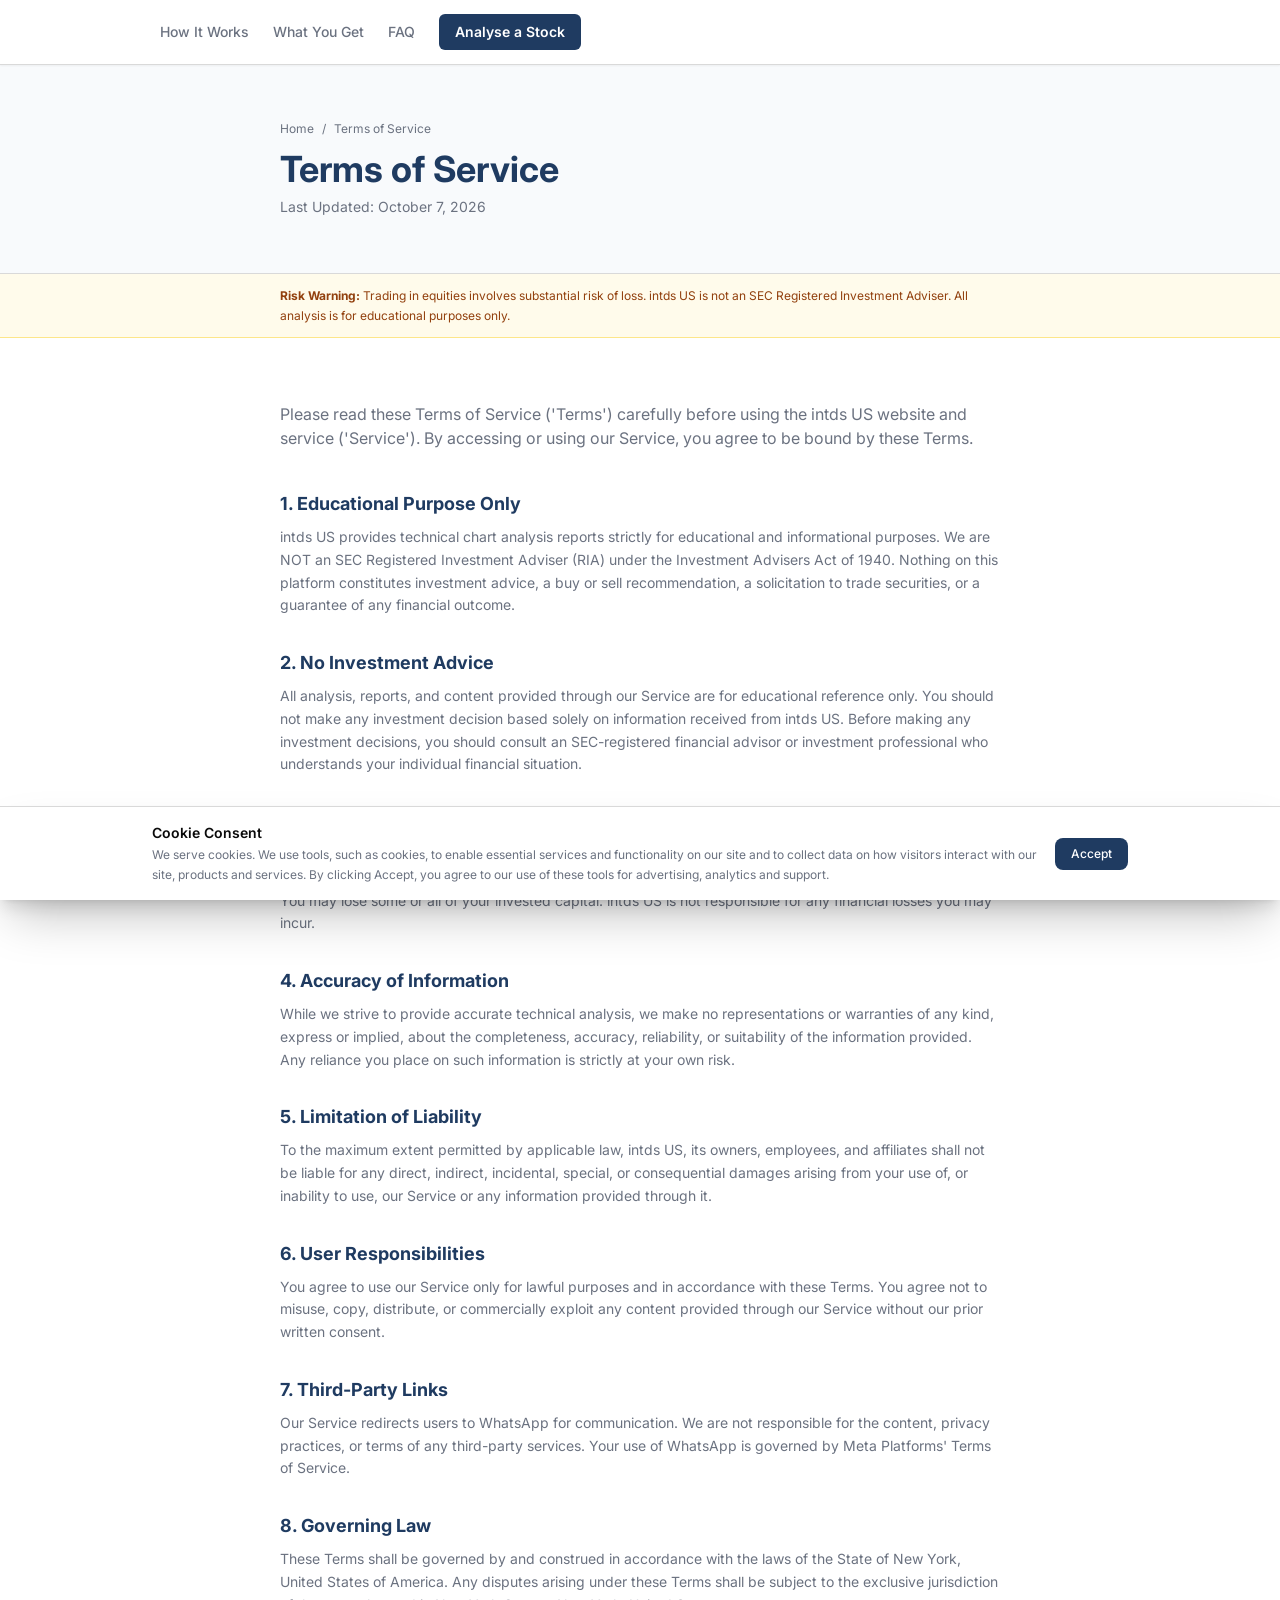
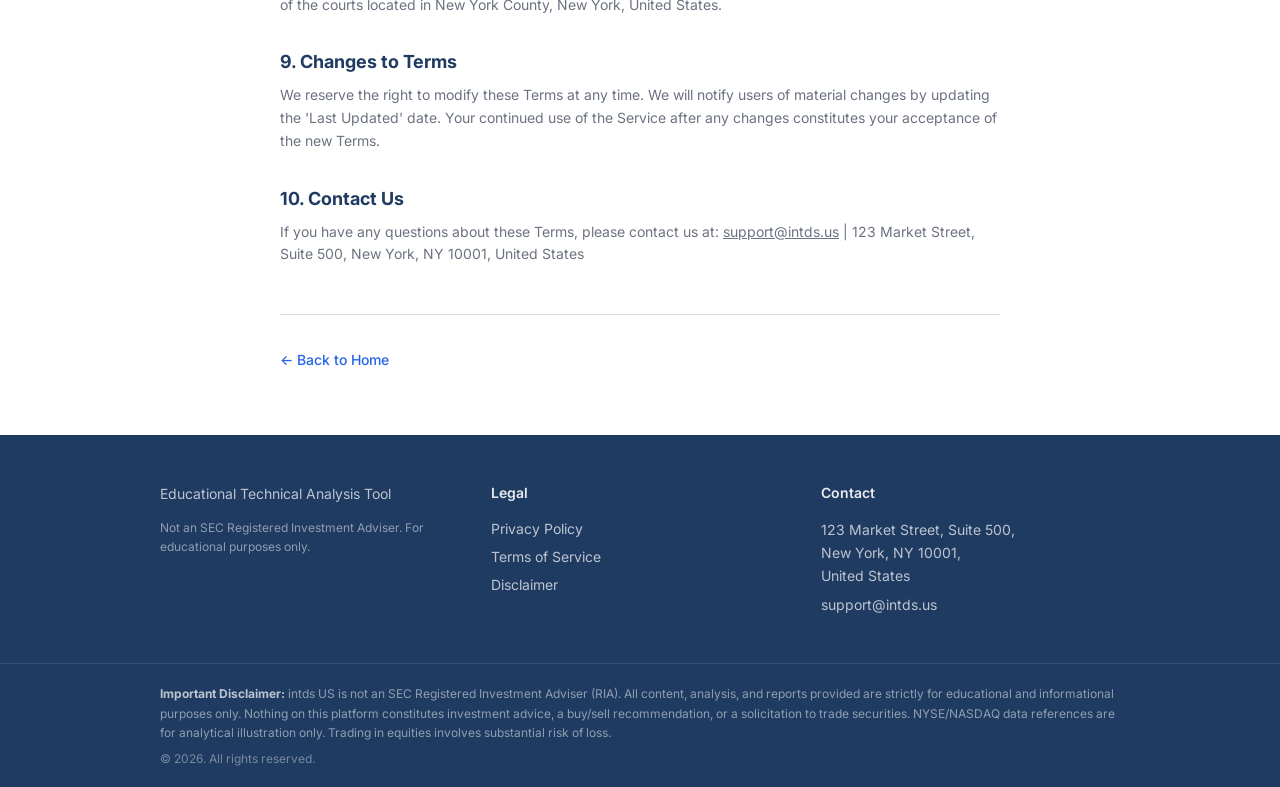
<file: terms-of-service.html>
<!doctype html>
<html lang="en">
<head>
  <meta charset="UTF-8" />
  <meta name="viewport" content="width=device-width, initial-scale=1.0" />
  <meta name="referrer" content="same-origin" />
  <link rel="icon" type="image/png" href="assets/favicon.png" />
  <link rel="preconnect" href="https://fonts.googleapis.com" />
  <link rel="preconnect" href="https://fonts.gstatic.com" crossorigin="anonymous" />
  <meta name="theme-color" content="#1E3A5F" />

  <title>Terms of Service — intds US</title>
  <meta name="description" content="Read the Terms of Service for intds US&#x27;s educational technical analysis tool. Not SEC registered. For educational purposes only." />
  <meta property="og:title" content="Terms of Service — intds US" />
  <meta property="og:description" content="Read the Terms of Service for intds US&#x27;s educational technical analysis tool. Not SEC registered. For educational purposes only." />
  <meta property="og:type" content="website" />
  <meta property="og:url" content="https://intds.us/terms-of-service" />
  <meta name="twitter:card" content="summary_large_image" />
  <meta name="twitter:title" content="Terms of Service — intds US" />
  <meta name="twitter:description" content="Read the Terms of Service for intds US&#x27;s educational technical analysis tool. Not SEC registered. For educational purposes only." />
  <link rel="canonical" href="https://intds.us/terms-of-service" />

  <script type="application/ld+json">{"@context":"https://schema.org","@type":"Organization","@id":"https://intds.us/#organization","name":"intds.us","url":"https://intds.us/"}</script>

  <link rel="stylesheet" href="assets/index-S8_qPEwN.css" />

  <style>
    .reveal { opacity: 0; transform: translateY(20px); }
    .reveal.is-in { opacity: 1; transform: none; transition: opacity .45s ease-out, transform .45s ease-out; }
  </style>
</head>
<body class="fs-unmask-airo-app-builder">
  <div id="app" class="fs-unmask-airo-app-builder">

    <svg xmlns="http://www.w3.org/2000/svg" style="display:none">
      <symbol id="i-menu" viewBox="0 0 24 24" fill="none" stroke="currentColor" stroke-width="2" stroke-linecap="round" stroke-linejoin="round">
        <line x1="4" x2="20" y1="12" y2="12"></line><line x1="4" x2="20" y1="6" y2="6"></line><line x1="4" x2="20" y1="18" y2="18"></line>
      </symbol>
      <symbol id="i-x" viewBox="0 0 24 24" fill="none" stroke="currentColor" stroke-width="2" stroke-linecap="round" stroke-linejoin="round">
        <path d="M18 6 6 18"></path><path d="m6 6 12 12"></path>
      </symbol>
    </svg>

    <div class="min-h-screen bg-background flex flex-col">

      <!-- Header -->
      <header class="sticky top-0 z-50 bg-white border-b border-border shadow-sm">
        <div class="max-w-5xl mx-auto px-4 sm:px-6 lg:px-8">
          <div class="flex items-center justify-end h-16">
            <nav aria-label="Main navigation" class="hidden md:flex items-center gap-6">
              <a href="index.html#how-it-works" class="text-sm font-medium text-muted-foreground hover:text-primary transition-colors">How It Works</a>
              <a href="index.html#what-you-get" class="text-sm font-medium text-muted-foreground hover:text-primary transition-colors">What You Get</a>
              <a href="index.html#faq" class="text-sm font-medium text-muted-foreground hover:text-primary transition-colors">FAQ</a>
              <a href="index.html#hero-form" class="inline-flex items-center px-4 py-2 rounded-md bg-primary text-primary-foreground text-sm font-semibold hover:opacity-90 transition-opacity">Analyse a Stock</a>
            </nav>
            <button id="menu-toggle" class="md:hidden p-2 rounded-md text-muted-foreground hover:text-primary" aria-label="Open menu">
              <svg width="20" height="20" class="icon-menu"><use href="#i-menu"></use></svg>
            </button>
          </div>
          <nav id="mobile-nav" aria-label="Mobile navigation" class="md:hidden hidden border-t border-border py-3 flex-col gap-3">
            <a href="index.html#how-it-works" class="text-sm font-medium text-muted-foreground hover:text-primary">How It Works</a>
            <a href="index.html#what-you-get" class="text-sm font-medium text-muted-foreground hover:text-primary">What You Get</a>
            <a href="index.html#faq" class="text-sm font-medium text-muted-foreground hover:text-primary">FAQ</a>
            <a href="index.html#hero-form" class="inline-flex items-center justify-center px-4 py-2 rounded-md bg-primary text-primary-foreground text-sm font-semibold">Analyse a Stock</a>
          </nav>
        </div>
      </header>

      <main>
        <section class="bg-muted border-b border-border py-10 md:py-14">
          <div class="max-w-3xl mx-auto px-4 sm:px-6">
            <div class="reveal">
              <div class="flex items-center gap-2 text-xs text-muted-foreground mb-3">
                <a href="index.html" class="hover:text-primary transition-colors">Home</a><span>/</span><span>Terms of Service</span>
              </div>
              <h1 class="text-3xl sm:text-4xl font-bold text-primary mb-2">Terms of Service</h1>
              <p class="text-sm text-muted-foreground">Last Updated: <time datetime="2026-10-07">October 7, 2026</time></p>
            </div>
          </div>
        </section>

        <div class="bg-amber-50 border-b border-amber-200">
          <div class="max-w-3xl mx-auto px-4 sm:px-6 py-3">
            <p class="text-xs text-amber-800 leading-relaxed"><strong>Risk Warning:</strong> Trading in equities involves substantial risk of loss. intds US is not an SEC Registered Investment Adviser. All analysis is for educational purposes only.</p>
          </div>
        </div>

        <section class="py-12 md:py-16 bg-white">
          <div class="max-w-3xl mx-auto px-4 sm:px-6">
            <p class="text-muted-foreground leading-relaxed mb-10 text-sm sm:text-base reveal">Please read these Terms of Service (&#x27;Terms&#x27;) carefully before using the intds US website and service (&#x27;Service&#x27;). By accessing or using our Service, you agree to be bound by these Terms.</p>
            <div class="flex flex-col gap-8">
              <div class="reveal">
                <h2 class="text-base sm:text-lg font-bold text-primary mb-2">1. Educational Purpose Only</h2>
                <p class="text-sm text-muted-foreground leading-relaxed">intds US provides technical chart analysis reports strictly for educational and informational purposes. We are NOT an SEC Registered Investment Adviser (RIA) under the Investment Advisers Act of 1940. Nothing on this platform constitutes investment advice, a buy or sell recommendation, a solicitation to trade securities, or a guarantee of any financial outcome.</p>
              </div>
              <div class="reveal">
                <h2 class="text-base sm:text-lg font-bold text-primary mb-2">2. No Investment Advice</h2>
                <p class="text-sm text-muted-foreground leading-relaxed">All analysis, reports, and content provided through our Service are for educational reference only. You should not make any investment decision based solely on information received from intds US. Before making any investment decisions, you should consult an SEC-registered financial advisor or investment professional who understands your individual financial situation.</p>
              </div>
              <div class="reveal">
                <h2 class="text-base sm:text-lg font-bold text-primary mb-2">3. Risk Disclosure</h2>
                <p class="text-sm text-muted-foreground leading-relaxed">Trading and investing in equities, derivatives, and other financial instruments involves substantial risk of loss and is not suitable for all investors. Past technical patterns and historical data do not guarantee future results. You may lose some or all of your invested capital. intds US is not responsible for any financial losses you may incur.</p>
              </div>
              <div class="reveal">
                <h2 class="text-base sm:text-lg font-bold text-primary mb-2">4. Accuracy of Information</h2>
                <p class="text-sm text-muted-foreground leading-relaxed">While we strive to provide accurate technical analysis, we make no representations or warranties of any kind, express or implied, about the completeness, accuracy, reliability, or suitability of the information provided. Any reliance you place on such information is strictly at your own risk.</p>
              </div>
              <div class="reveal">
                <h2 class="text-base sm:text-lg font-bold text-primary mb-2">5. Limitation of Liability</h2>
                <p class="text-sm text-muted-foreground leading-relaxed">To the maximum extent permitted by applicable law, intds US, its owners, employees, and affiliates shall not be liable for any direct, indirect, incidental, special, or consequential damages arising from your use of, or inability to use, our Service or any information provided through it.</p>
              </div>
              <div class="reveal">
                <h2 class="text-base sm:text-lg font-bold text-primary mb-2">6. User Responsibilities</h2>
                <p class="text-sm text-muted-foreground leading-relaxed">You agree to use our Service only for lawful purposes and in accordance with these Terms. You agree not to misuse, copy, distribute, or commercially exploit any content provided through our Service without our prior written consent.</p>
              </div>
              <div class="reveal">
                <h2 class="text-base sm:text-lg font-bold text-primary mb-2">7. Third-Party Links</h2>
                <p class="text-sm text-muted-foreground leading-relaxed">Our Service redirects users to WhatsApp for communication. We are not responsible for the content, privacy practices, or terms of any third-party services. Your use of WhatsApp is governed by Meta Platforms&#x27; Terms of Service.</p>
              </div>
              <div class="reveal">
                <h2 class="text-base sm:text-lg font-bold text-primary mb-2">8. Governing Law</h2>
                <p class="text-sm text-muted-foreground leading-relaxed">These Terms shall be governed by and construed in accordance with the laws of the State of New York, United States of America. Any disputes arising under these Terms shall be subject to the exclusive jurisdiction of the courts located in New York County, New York, United States.</p>
              </div>
              <div class="reveal">
                <h2 class="text-base sm:text-lg font-bold text-primary mb-2">9. Changes to Terms</h2>
                <p class="text-sm text-muted-foreground leading-relaxed">We reserve the right to modify these Terms at any time. We will notify users of material changes by updating the &#x27;Last Updated&#x27; date. Your continued use of the Service after any changes constitutes your acceptance of the new Terms.</p>
              </div>
              <div class="reveal">
                <h2 class="text-base sm:text-lg font-bold text-primary mb-2">10. Contact Us</h2>
                <p class="text-sm text-muted-foreground leading-relaxed">If you have any questions about these Terms, please contact us at: <a href="mailto:support@intds.us" class="hover:text-primary underline">support@intds.us</a> | 123 Market Street, Suite 500, New York, NY 10001, United States</p>
              </div>
            </div>
            <div class="mt-12 pt-8 border-t border-border">
              <a href="index.html" class="inline-flex items-center gap-2 text-sm font-medium text-accent hover:text-primary transition-colors">← Back to Home</a>
            </div>
          </div>
        </section>
      </main>

      <!-- Footer -->
      <footer class="bg-primary text-primary-foreground">
        <div class="max-w-5xl mx-auto px-4 sm:px-6 lg:px-8 py-12">
          <div class="grid grid-cols-1 md:grid-cols-3 gap-8">
            <div class="col-span-1 md:col-span-1">
              <p class="text-sm text-primary-foreground/70 leading-relaxed">Educational Technical Analysis Tool</p>
              <p class="text-xs text-primary-foreground/50 mt-3 leading-relaxed">Not an SEC Registered Investment Adviser. For educational purposes only.</p>
            </div>
            <div>
              <h3 class="text-sm font-semibold mb-4 text-primary-foreground/90">Legal</h3>
              <nav aria-label="Footer links" class="flex flex-col gap-2">
                <a href="privacy-policy.html" class="text-sm text-primary-foreground/70 hover:text-primary-foreground transition-colors">Privacy Policy</a>
                <a href="terms-of-service.html" class="text-sm text-primary-foreground/70 hover:text-primary-foreground transition-colors">Terms of Service</a>
                <a href="index.html#disclaimer" class="text-sm text-primary-foreground/70 hover:text-primary-foreground transition-colors">Disclaimer</a>
              </nav>
            </div>
            <div>
              <h3 class="text-sm font-semibold mb-4 text-primary-foreground/90">Contact</h3>
              <address class="not-italic flex flex-col gap-2">
                <p class="text-sm text-primary-foreground/70 leading-relaxed">123 Market Street, Suite 500,<br/>New York, NY 10001,<br/>United States</p>
                <a href="mailto:support@intds.us" class="text-sm text-primary-foreground/70 hover:text-primary-foreground transition-colors">support@intds.us</a>
                              </address>
            </div>
          </div>
        </div>
        <div class="border-t border-primary-foreground/10">
          <div class="max-w-5xl mx-auto px-4 sm:px-6 lg:px-8 py-5">
            <p class="text-xs text-primary-foreground/50 leading-relaxed mb-2"><strong class="text-primary-foreground/70">Important Disclaimer:</strong> intds US is not an SEC Registered Investment Adviser (RIA). All content, analysis, and reports provided are strictly for educational and informational purposes only. Nothing on this platform constitutes investment advice, a buy/sell recommendation, or a solicitation to trade securities. NYSE/NASDAQ data references are for analytical illustration only. Trading in equities involves substantial risk of loss.</p>
            <p class="text-xs text-primary-foreground/40">© 2026. All rights reserved.</p>
          </div>
        </div>
      </footer>

    </div>

    <!-- Cookie Consent (CMP-style) -->
    <div id="cookie-consent" class="hidden fixed bottom-0 left-0 right-0 bg-white border-t border-border shadow-2xl" style="z-index:60" role="dialog" aria-label="Cookie Consent" aria-live="polite">
      <div class="max-w-5xl mx-auto px-4 sm:px-6 py-4 flex flex-col sm:flex-row items-start sm:items-center gap-4">
        <div class="flex-1 min-w-0">
          <p class="text-sm text-foreground font-semibold mb-0.5">Cookie Consent</p>
          <p class="text-xs text-muted-foreground leading-relaxed">We serve cookies. We use tools, such as cookies, to enable essential services and functionality on our site and to collect data on how visitors interact with our site, products and services. By clicking Accept, you agree to our use of these tools for advertising, analytics and support.</p>
        </div>
        <div class="flex items-center gap-2 shrink-0">
          <button id="cookie-consent-accept" class="px-4 py-2 text-xs font-medium bg-primary text-primary-foreground rounded-lg hover:opacity-90 transition-opacity">Accept</button>
        </div>
      </div>
    </div>

    <!-- We use cookies (site banner) -->
    <div id="cookie-banner" class="hidden fixed bottom-0 left-0 right-0 z-50 bg-white border-t border-border shadow-lg" role="dialog" aria-label="Cookie consent" aria-live="polite">
      <div class="max-w-5xl mx-auto px-4 sm:px-6 py-4 flex flex-col sm:flex-row items-start sm:items-center gap-4">
        <div class="flex-1 min-w-0">
          <p class="text-sm text-foreground font-semibold mb-0.5">We use cookies</p>
          <p class="text-xs text-muted-foreground leading-relaxed">We use analytics cookies to understand how visitors use our site and improve your experience. By clicking &quot;Accept&quot;, you consent to our use of cookies as described in our <a href="privacy-policy.html" class="underline hover:text-primary transition-colors">Privacy Policy</a>.</p>
        </div>
        <div class="flex items-center gap-2 shrink-0">
          <button id="cookie-decline" class="px-4 py-2 text-xs font-medium border border-border rounded-lg hover:bg-muted transition-colors">Decline</button>
          <button id="cookie-accept" class="px-4 py-2 text-xs font-medium bg-primary text-primary-foreground rounded-lg hover:opacity-90 transition-opacity">Accept</button>
        </div>
      </div>
    </div>

  </div>

  <script>
    (function () {
      // Scroll reveal
      var reveals = document.querySelectorAll('.reveal');
      if ('IntersectionObserver' in window) {
        var io = new IntersectionObserver(function (entries) {
          entries.forEach(function (e) { if (e.isIntersecting) { e.target.classList.add('is-in'); io.unobserve(e.target); } });
        }, { threshold: 0.12 });
        reveals.forEach(function (el) { io.observe(el); });
      } else {
        reveals.forEach(function (el) { el.classList.add('is-in'); });
      }

      // Mobile menu
      var menuToggle = document.getElementById('menu-toggle');
      var mobileNav = document.getElementById('mobile-nav');
      var menuIcon = menuToggle.querySelector('.icon-menu');
      menuToggle.addEventListener('click', function () {
        var open = !mobileNav.classList.contains('hidden');
        mobileNav.classList.toggle('hidden', open);
        mobileNav.classList.toggle('flex', !open);
        menuToggle.setAttribute('aria-label', open ? 'Open menu' : 'Close menu');
        menuIcon.innerHTML = open ? '<use href="#i-menu"></use>' : '<use href="#i-x"></use>';
      });

      // Cookie Consent (CMP)
      var cmp = document.getElementById('cookie-consent');
      try { if (!localStorage.getItem('intds_cmp_consent')) cmp.classList.remove('hidden'); } catch (e) { cmp.classList.remove('hidden'); }
      document.getElementById('cookie-consent-accept').addEventListener('click', function () {
        try { localStorage.setItem('intds_cmp_consent', 'accepted'); } catch (e) {}
        cmp.classList.add('hidden');
      });

      // We use cookies (site banner)
      var banner = document.getElementById('cookie-banner');
      try { if (!localStorage.getItem('intds_cookie_consent')) banner.classList.remove('hidden'); } catch (e) { banner.classList.remove('hidden'); }
      document.getElementById('cookie-accept').addEventListener('click', function () {
        try { localStorage.setItem('intds_cookie_consent', 'accepted'); } catch (e) {}
        banner.classList.add('hidden');
      });
      document.getElementById('cookie-decline').addEventListener('click', function () {
        try { localStorage.setItem('intds_cookie_consent', 'declined'); } catch (e) {}
        banner.classList.add('hidden');
      });
    })();
  </script>
</body>
</html>
</file>
<file: assets/index-S8_qPEwN.css>
@import"https://fonts.googleapis.com/css2?family=Inter:wght@400;500;600;700&display=swap";*,:before,:after{--tw-border-spacing-x: 0;--tw-border-spacing-y: 0;--tw-translate-x: 0;--tw-translate-y: 0;--tw-rotate: 0;--tw-skew-x: 0;--tw-skew-y: 0;--tw-scale-x: 1;--tw-scale-y: 1;--tw-pan-x: ;--tw-pan-y: ;--tw-pinch-zoom: ;--tw-scroll-snap-strictness: proximity;--tw-gradient-from-position: ;--tw-gradient-via-position: ;--tw-gradient-to-position: ;--tw-ordinal: ;--tw-slashed-zero: ;--tw-numeric-figure: ;--tw-numeric-spacing: ;--tw-numeric-fraction: ;--tw-ring-inset: ;--tw-ring-offset-width: 0px;--tw-ring-offset-color: #fff;--tw-ring-color: rgb(59 130 246 / .5);--tw-ring-offset-shadow: 0 0 #0000;--tw-ring-shadow: 0 0 #0000;--tw-shadow: 0 0 #0000;--tw-shadow-colored: 0 0 #0000;--tw-blur: ;--tw-brightness: ;--tw-contrast: ;--tw-grayscale: ;--tw-hue-rotate: ;--tw-invert: ;--tw-saturate: ;--tw-sepia: ;--tw-drop-shadow: ;--tw-backdrop-blur: ;--tw-backdrop-brightness: ;--tw-backdrop-contrast: ;--tw-backdrop-grayscale: ;--tw-backdrop-hue-rotate: ;--tw-backdrop-invert: ;--tw-backdrop-opacity: ;--tw-backdrop-saturate: ;--tw-backdrop-sepia: ;--tw-contain-size: ;--tw-contain-layout: ;--tw-contain-paint: ;--tw-contain-style: }::backdrop{--tw-border-spacing-x: 0;--tw-border-spacing-y: 0;--tw-translate-x: 0;--tw-translate-y: 0;--tw-rotate: 0;--tw-skew-x: 0;--tw-skew-y: 0;--tw-scale-x: 1;--tw-scale-y: 1;--tw-pan-x: ;--tw-pan-y: ;--tw-pinch-zoom: ;--tw-scroll-snap-strictness: proximity;--tw-gradient-from-position: ;--tw-gradient-via-position: ;--tw-gradient-to-position: ;--tw-ordinal: ;--tw-slashed-zero: ;--tw-numeric-figure: ;--tw-numeric-spacing: ;--tw-numeric-fraction: ;--tw-ring-inset: ;--tw-ring-offset-width: 0px;--tw-ring-offset-color: #fff;--tw-ring-color: rgb(59 130 246 / .5);--tw-ring-offset-shadow: 0 0 #0000;--tw-ring-shadow: 0 0 #0000;--tw-shadow: 0 0 #0000;--tw-shadow-colored: 0 0 #0000;--tw-blur: ;--tw-brightness: ;--tw-contrast: ;--tw-grayscale: ;--tw-hue-rotate: ;--tw-invert: ;--tw-saturate: ;--tw-sepia: ;--tw-drop-shadow: ;--tw-backdrop-blur: ;--tw-backdrop-brightness: ;--tw-backdrop-contrast: ;--tw-backdrop-grayscale: ;--tw-backdrop-hue-rotate: ;--tw-backdrop-invert: ;--tw-backdrop-opacity: ;--tw-backdrop-saturate: ;--tw-backdrop-sepia: ;--tw-contain-size: ;--tw-contain-layout: ;--tw-contain-paint: ;--tw-contain-style: }*,:before,:after{box-sizing:border-box;border-width:0;border-style:solid;border-color:#e5e7eb}:before,:after{--tw-content: ""}html,:host{line-height:1.5;-webkit-text-size-adjust:100%;-moz-tab-size:4;-o-tab-size:4;tab-size:4;font-family:var(--font-sans);font-feature-settings:normal;font-variation-settings:normal;-webkit-tap-highlight-color:transparent}body{margin:0;line-height:inherit}hr{height:0;color:inherit;border-top-width:1px}abbr:where([title]){-webkit-text-decoration:underline dotted;text-decoration:underline dotted}h1,h2,h3,h4,h5,h6{font-size:inherit;font-weight:inherit}a{color:inherit;text-decoration:inherit}b,strong{font-weight:bolder}code,kbd,samp,pre{font-family:var(--font-mono);font-feature-settings:normal;font-variation-settings:normal;font-size:1em}small{font-size:80%}sub,sup{font-size:75%;line-height:0;position:relative;vertical-align:baseline}sub{bottom:-.25em}sup{top:-.5em}table{text-indent:0;border-color:inherit;border-collapse:collapse}button,input,optgroup,select,textarea{font-family:inherit;font-feature-settings:inherit;font-variation-settings:inherit;font-size:100%;font-weight:inherit;line-height:inherit;letter-spacing:inherit;color:inherit;margin:0;padding:0}button,select{text-transform:none}button,input:where([type=button]),input:where([type=reset]),input:where([type=submit]){-webkit-appearance:button;background-color:transparent;background-image:none}:-moz-focusring{outline:auto}:-moz-ui-invalid{box-shadow:none}progress{vertical-align:baseline}::-webkit-inner-spin-button,::-webkit-outer-spin-button{height:auto}[type=search]{-webkit-appearance:textfield;outline-offset:-2px}::-webkit-search-decoration{-webkit-appearance:none}::-webkit-file-upload-button{-webkit-appearance:button;font:inherit}summary{display:list-item}blockquote,dl,dd,h1,h2,h3,h4,h5,h6,hr,figure,p,pre{margin:0}fieldset{margin:0;padding:0}legend{padding:0}ol,ul,menu{list-style:none;margin:0;padding:0}dialog{padding:0}textarea{resize:vertical}input::-moz-placeholder,textarea::-moz-placeholder{opacity:1;color:#9ca3af}input::placeholder,textarea::placeholder{opacity:1;color:#9ca3af}button,[role=button]{cursor:pointer}:disabled{cursor:default}img,svg,video,canvas,audio,iframe,embed,object{display:block;vertical-align:middle}img,video{max-width:100%;height:auto}[hidden]:where(:not([hidden=until-found])){display:none}:root{--background: 0 0% 100%;--foreground: 0 0% 4%;--card: 0 0% 100%;--card-foreground: 0 0% 4%;--popover: 0 0% 100%;--popover-foreground: 0 0% 4%;--primary: 214 52% 25%;--primary-foreground: 0 0% 100%;--secondary: 244 52% 25%;--secondary-foreground: 0 0% 100%;--muted: 210 40% 98%;--muted-foreground: 220 9% 46%;--accent: 221 83% 53%;--accent-foreground: 0 0% 100%;--destructive: 0 84% 60%;--destructive-foreground: 0 0% 100%;--success: 160 84% 39%;--success-foreground: 0 0% 100%;--warning: 38 92% 50%;--warning-foreground: 0 0% 100%;--info: 217 91% 60%;--info-foreground: 0 0% 100%;--border: 0 0% 85%;--input: 0 0% 85%;--ring: 214 52% 25%;--chart-1: 214 52% 55%;--chart-2: 214 52% 39%;--chart-3: 214 52% 25%;--chart-4: 214 51% 10%;--chart-5: 0 0% 0%;--sidebar: 210 40% 98%;--sidebar-foreground: 0 0% 4%;--sidebar-primary: 214 52% 25%;--sidebar-primary-foreground: 0 0% 100%;--sidebar-accent: 221 83% 53%;--sidebar-accent-foreground: 0 0% 100%;--sidebar-border: 0 0% 85%;--sidebar-ring: 214 52% 25%;--font-sans: "Inter", -apple-system, BlinkMacSystemFont, sans-serif;--font-heading: "Inter", -apple-system, BlinkMacSystemFont, sans-serif;--font-serif: ui-serif, Georgia, "Times New Roman", serif;--font-mono: ui-monospace, "SF Mono", Monaco, "Cascadia Code", "Roboto Mono", Consolas, "Courier New", monospace;--radius: .5rem;--radius-button: calc(var(--radius) - 2px);--space-xs: .5rem;--space-sm: 1rem;--space-base: 1.5rem;--space-lg: 2rem;--space-xl: 3rem;--space-xxl: 4rem;--space-xxxl: 6rem;--width-content: 72rem;--shadow-2xs: 0 1px 3px 0px hsl(0 0% 0% / .05);--shadow-xs: 0 1px 3px 0px hsl(0 0% 0% / .05);--shadow-sm: 0 1px 3px 0px hsl(0 0% 0% / .1), 0 1px 2px -1px hsl(0 0% 0% / .1);--shadow: 0 1px 3px 0px hsl(0 0% 0% / .1), 0 1px 2px -1px hsl(0 0% 0% / .1);--shadow-md: 0 1px 3px 0px hsl(0 0% 0% / .1), 0 2px 4px -1px hsl(0 0% 0% / .1);--shadow-lg: 0 1px 3px 0px hsl(0 0% 0% / .1), 0 4px 6px -1px hsl(0 0% 0% / .1);--shadow-xl: 0 1px 3px 0px hsl(0 0% 0% / .1), 0 8px 10px -1px hsl(0 0% 0% / .1);--shadow-2xl: 0 1px 3px 0px hsl(0 0% 0% / .25)}*{border-color:hsl(var(--border))}body{background-color:hsl(var(--background));color:hsl(var(--foreground));font-family:var(--font-sans)}h1,h2,h3,h4,h5,h6{font-family:var(--font-heading)}.\!container{width:100%!important;margin-right:auto!important;margin-left:auto!important;padding-right:2rem!important;padding-left:2rem!important}.container{width:100%;margin-right:auto;margin-left:auto;padding-right:2rem;padding-left:2rem}@media(min-width:1400px){.\!container{max-width:1400px!important}.container{max-width:1400px}}.sr-only{position:absolute;width:1px;height:1px;padding:0;margin:-1px;overflow:hidden;clip:rect(0,0,0,0);white-space:nowrap;border-width:0}.pointer-events-none{pointer-events:none}.\!visible{visibility:visible!important}.visible{visibility:visible}.invisible{visibility:hidden}.collapse{visibility:collapse}.static{position:static}.fixed{position:fixed}.absolute{position:absolute}.relative{position:relative}.sticky{position:sticky}.inset-0{top:0;right:0;bottom:0;left:0}.inset-x-0{left:0;right:0}.inset-y-0{top:0;bottom:0}.-bottom-12{bottom:-3rem}.-left-12{left:-3rem}.-right-1{right:-.25rem}.-right-12{right:-3rem}.-top-1{top:-.25rem}.-top-12{top:-3rem}.bottom-0{bottom:0}.bottom-10{bottom:2.5rem}.left-0{left:0}.left-1\/2{left:50%}.left-10{left:2.5rem}.left-2{left:.5rem}.left-2\.5{left:.625rem}.left-\[50\%\]{left:50%}.right-0{right:0}.right-10{right:2.5rem}.right-4{right:1rem}.top-0{top:0}.top-1\/2{top:50%}.top-10{top:2.5rem}.top-2\.5{top:.625rem}.top-4{top:1rem}.top-\[1px\]{top:1px}.top-\[50\%\]{top:50%}.top-\[60\%\]{top:60%}.top-full{top:100%}.z-10{z-index:10}.z-40{z-index:40}.z-50{z-index:50}.z-\[1\]{z-index:1}.col-span-1{grid-column:span 1 / span 1}.-mx-1{margin-left:-.25rem;margin-right:-.25rem}.mx-4{margin-left:1rem;margin-right:1rem}.mx-auto{margin-left:auto;margin-right:auto}.my-1{margin-top:.25rem;margin-bottom:.25rem}.my-4{margin-top:1rem;margin-bottom:1rem}.-ml-4{margin-left:-1rem}.-mt-4{margin-top:-1rem}.mb-0\.5{margin-bottom:.125rem}.mb-1{margin-bottom:.25rem}.mb-1\.5{margin-bottom:.375rem}.mb-10{margin-bottom:2.5rem}.mb-2{margin-bottom:.5rem}.mb-3{margin-bottom:.75rem}.mb-4{margin-bottom:1rem}.mb-5{margin-bottom:1.25rem}.mb-6{margin-bottom:1.5rem}.mb-7{margin-bottom:1.75rem}.mb-8{margin-bottom:2rem}.ml-1{margin-left:.25rem}.ml-3{margin-left:.75rem}.ml-auto{margin-left:auto}.mr-2{margin-right:.5rem}.mt-1{margin-top:.25rem}.mt-1\.5{margin-top:.375rem}.mt-12{margin-top:3rem}.mt-2{margin-top:.5rem}.mt-24{margin-top:6rem}.mt-3{margin-top:.75rem}.mt-4{margin-top:1rem}.mt-auto{margin-top:auto}.block{display:block}.inline-block{display:inline-block}.inline{display:inline}.flex{display:flex}.inline-flex{display:inline-flex}.table{display:table}.grid{display:grid}.contents{display:contents}.list-item{display:list-item}.hidden{display:none}.aspect-square{aspect-ratio:1 / 1}.size-4{width:1rem;height:1rem}.size-\[--cell-size\]{width:var(--cell-size);height:var(--cell-size)}.h-1\.5{height:.375rem}.h-10{height:2.5rem}.h-11{height:2.75rem}.h-12{height:3rem}.h-14{height:3.5rem}.h-16{height:4rem}.h-2{height:.5rem}.h-2\.5{height:.625rem}.h-3{height:.75rem}.h-3\.5{height:.875rem}.h-32{height:8rem}.h-4{height:1rem}.h-40{height:10rem}.h-5{height:1.25rem}.h-6{height:1.5rem}.h-8{height:2rem}.h-9{height:2.25rem}.h-\[--cell-size\]{height:var(--cell-size)}.h-\[1px\]{height:1px}.h-\[var\(--radix-navigation-menu-viewport-height\)\]{height:var(--radix-navigation-menu-viewport-height)}.h-\[var\(--radix-select-trigger-height\)\]{height:var(--radix-select-trigger-height)}.h-auto{height:auto}.h-full{height:100%}.h-px{height:1px}.h-screen{height:100vh}.max-h-9{max-height:2.25rem}.max-h-\[--radix-context-menu-content-available-height\]{max-height:var(--radix-context-menu-content-available-height)}.max-h-\[--radix-select-content-available-height\]{max-height:var(--radix-select-content-available-height)}.max-h-\[300px\]{max-height:300px}.max-h-\[var\(--radix-dropdown-menu-content-available-height\)\]{max-height:var(--radix-dropdown-menu-content-available-height)}.min-h-\[80px\]{min-height:80px}.min-h-screen{min-height:100vh}.w-10{width:2.5rem}.w-11{width:2.75rem}.w-16{width:4rem}.w-2{width:.5rem}.w-2\.5{width:.625rem}.w-3{width:.75rem}.w-3\.5{width:.875rem}.w-3\/4{width:75%}.w-32{width:8rem}.w-4{width:1rem}.w-40{width:10rem}.w-5{width:1.25rem}.w-56{width:14rem}.w-6{width:1.5rem}.w-64{width:16rem}.w-72{width:18rem}.w-8{width:2rem}.w-9{width:2.25rem}.w-\[--cell-size\]{width:var(--cell-size)}.w-\[100px\]{width:100px}.w-\[1px\]{width:1px}.w-auto{width:auto}.w-fit{width:-moz-fit-content;width:fit-content}.w-full{width:100%}.w-max{width:-moz-max-content;width:max-content}.w-px{width:1px}.min-w-0{min-width:0px}.min-w-10{min-width:2.5rem}.min-w-11{min-width:2.75rem}.min-w-9{min-width:2.25rem}.min-w-\[--cell-size\]{min-width:var(--cell-size)}.min-w-\[12rem\]{min-width:12rem}.min-w-\[20px\]{min-width:20px}.min-w-\[8rem\]{min-width:8rem}.min-w-\[var\(--radix-select-trigger-width\)\]{min-width:var(--radix-select-trigger-width)}.max-w-2xl{max-width:42rem}.max-w-3xl{max-width:48rem}.max-w-4xl{max-width:56rem}.max-w-5xl{max-width:64rem}.max-w-6xl{max-width:72rem}.max-w-7xl{max-width:80rem}.max-w-\[160px\]{max-width:160px}.max-w-\[180px\]{max-width:180px}.max-w-full{max-width:100%}.max-w-lg{max-width:32rem}.max-w-max{max-width:-moz-max-content;max-width:max-content}.max-w-md{max-width:28rem}.max-w-screen-2xl{max-width:1536px}.max-w-screen-lg{max-width:1024px}.max-w-screen-md{max-width:768px}.max-w-screen-sm{max-width:640px}.max-w-screen-xl{max-width:1280px}.max-w-sm{max-width:24rem}.flex-1{flex:1 1 0%}.flex-shrink-0,.shrink-0{flex-shrink:0}.grow{flex-grow:1}.grow-0{flex-grow:0}.basis-full{flex-basis:100%}.caption-bottom{caption-side:bottom}.border-collapse{border-collapse:collapse}.origin-\[--radix-context-menu-content-transform-origin\]{transform-origin:var(--radix-context-menu-content-transform-origin)}.origin-\[--radix-dropdown-menu-content-transform-origin\]{transform-origin:var(--radix-dropdown-menu-content-transform-origin)}.origin-\[--radix-hover-card-content-transform-origin\]{transform-origin:var(--radix-hover-card-content-transform-origin)}.origin-\[--radix-menubar-content-transform-origin\]{transform-origin:var(--radix-menubar-content-transform-origin)}.origin-\[--radix-popover-content-transform-origin\]{transform-origin:var(--radix-popover-content-transform-origin)}.origin-\[--radix-select-content-transform-origin\]{transform-origin:var(--radix-select-content-transform-origin)}.origin-\[--radix-tooltip-content-transform-origin\]{transform-origin:var(--radix-tooltip-content-transform-origin)}.-translate-x-1\/2{--tw-translate-x: -50%;transform:translate(var(--tw-translate-x),var(--tw-translate-y)) rotate(var(--tw-rotate)) skew(var(--tw-skew-x)) skewY(var(--tw-skew-y)) scaleX(var(--tw-scale-x)) scaleY(var(--tw-scale-y))}.-translate-x-full{--tw-translate-x: -100%;transform:translate(var(--tw-translate-x),var(--tw-translate-y)) rotate(var(--tw-rotate)) skew(var(--tw-skew-x)) skewY(var(--tw-skew-y)) scaleX(var(--tw-scale-x)) scaleY(var(--tw-scale-y))}.-translate-y-1\/2{--tw-translate-y: -50%;transform:translate(var(--tw-translate-x),var(--tw-translate-y)) rotate(var(--tw-rotate)) skew(var(--tw-skew-x)) skewY(var(--tw-skew-y)) scaleX(var(--tw-scale-x)) scaleY(var(--tw-scale-y))}.translate-x-0{--tw-translate-x: 0px;transform:translate(var(--tw-translate-x),var(--tw-translate-y)) rotate(var(--tw-rotate)) skew(var(--tw-skew-x)) skewY(var(--tw-skew-y)) scaleX(var(--tw-scale-x)) scaleY(var(--tw-scale-y))}.translate-x-\[-50\%\]{--tw-translate-x: -50%;transform:translate(var(--tw-translate-x),var(--tw-translate-y)) rotate(var(--tw-rotate)) skew(var(--tw-skew-x)) skewY(var(--tw-skew-y)) scaleX(var(--tw-scale-x)) scaleY(var(--tw-scale-y))}.translate-y-\[-50\%\]{--tw-translate-y: -50%;transform:translate(var(--tw-translate-x),var(--tw-translate-y)) rotate(var(--tw-rotate)) skew(var(--tw-skew-x)) skewY(var(--tw-skew-y)) scaleX(var(--tw-scale-x)) scaleY(var(--tw-scale-y))}.rotate-180{--tw-rotate: 180deg;transform:translate(var(--tw-translate-x),var(--tw-translate-y)) rotate(var(--tw-rotate)) skew(var(--tw-skew-x)) skewY(var(--tw-skew-y)) scaleX(var(--tw-scale-x)) scaleY(var(--tw-scale-y))}.rotate-45{--tw-rotate: 45deg;transform:translate(var(--tw-translate-x),var(--tw-translate-y)) rotate(var(--tw-rotate)) skew(var(--tw-skew-x)) skewY(var(--tw-skew-y)) scaleX(var(--tw-scale-x)) scaleY(var(--tw-scale-y))}.rotate-90{--tw-rotate: 90deg;transform:translate(var(--tw-translate-x),var(--tw-translate-y)) rotate(var(--tw-rotate)) skew(var(--tw-skew-x)) skewY(var(--tw-skew-y)) scaleX(var(--tw-scale-x)) scaleY(var(--tw-scale-y))}.transform{transform:translate(var(--tw-translate-x),var(--tw-translate-y)) rotate(var(--tw-rotate)) skew(var(--tw-skew-x)) skewY(var(--tw-skew-y)) scaleX(var(--tw-scale-x)) scaleY(var(--tw-scale-y))}@keyframes pulse{50%{opacity:.5}}.animate-pulse{animation:pulse 2s cubic-bezier(.4,0,.6,1) infinite}@keyframes spin{to{transform:rotate(360deg)}}.animate-spin{animation:spin 1s linear infinite}.cursor-default{cursor:default}.cursor-pointer{cursor:pointer}.touch-none{touch-action:none}.select-none{-webkit-user-select:none;-moz-user-select:none;user-select:none}.resize-none{resize:none}.resize{resize:both}.list-decimal{list-style-type:decimal}.list-disc{list-style-type:disc}.list-none{list-style-type:none}.grid-cols-1{grid-template-columns:repeat(1,minmax(0,1fr))}.grid-cols-3{grid-template-columns:repeat(3,minmax(0,1fr))}.flex-row{flex-direction:row}.flex-col{flex-direction:column}.flex-col-reverse{flex-direction:column-reverse}.flex-wrap{flex-wrap:wrap}.items-start{align-items:flex-start}.items-end{align-items:flex-end}.items-center{align-items:center}.items-stretch{align-items:stretch}.justify-center{justify-content:center}.justify-between{justify-content:space-between}.gap-0\.5{gap:.125rem}.gap-1{gap:.25rem}.gap-1\.5{gap:.375rem}.gap-2{gap:.5rem}.gap-3{gap:.75rem}.gap-4{gap:1rem}.gap-6{gap:1.5rem}.gap-8{gap:2rem}.space-x-1>:not([hidden])~:not([hidden]){--tw-space-x-reverse: 0;margin-right:calc(.25rem * var(--tw-space-x-reverse));margin-left:calc(.25rem * calc(1 - var(--tw-space-x-reverse)))}.space-y-1>:not([hidden])~:not([hidden]){--tw-space-y-reverse: 0;margin-top:calc(.25rem * calc(1 - var(--tw-space-y-reverse)));margin-bottom:calc(.25rem * var(--tw-space-y-reverse))}.space-y-1\.5>:not([hidden])~:not([hidden]){--tw-space-y-reverse: 0;margin-top:calc(.375rem * calc(1 - var(--tw-space-y-reverse)));margin-bottom:calc(.375rem * var(--tw-space-y-reverse))}.space-y-2>:not([hidden])~:not([hidden]){--tw-space-y-reverse: 0;margin-top:calc(.5rem * calc(1 - var(--tw-space-y-reverse)));margin-bottom:calc(.5rem * var(--tw-space-y-reverse))}.space-y-3>:not([hidden])~:not([hidden]){--tw-space-y-reverse: 0;margin-top:calc(.75rem * calc(1 - var(--tw-space-y-reverse)));margin-bottom:calc(.75rem * var(--tw-space-y-reverse))}.space-y-4>:not([hidden])~:not([hidden]){--tw-space-y-reverse: 0;margin-top:calc(1rem * calc(1 - var(--tw-space-y-reverse)));margin-bottom:calc(1rem * var(--tw-space-y-reverse))}.space-y-8>:not([hidden])~:not([hidden]){--tw-space-y-reverse: 0;margin-top:calc(2rem * calc(1 - var(--tw-space-y-reverse)));margin-bottom:calc(2rem * var(--tw-space-y-reverse))}.overflow-auto{overflow:auto}.overflow-hidden{overflow:hidden}.overflow-y-auto{overflow-y:auto}.overflow-x-hidden{overflow-x:hidden}.truncate{overflow:hidden;text-overflow:ellipsis;white-space:nowrap}.whitespace-nowrap{white-space:nowrap}.break-words{overflow-wrap:break-word}.rounded{border-radius:.25rem}.rounded-2xl{border-radius:1rem}.rounded-\[inherit\]{border-radius:inherit}.rounded-\[var\(--radius-button\)\]{border-radius:var(--radius-button)}.rounded-full{border-radius:9999px}.rounded-lg{border-radius:var(--radius)}.rounded-md{border-radius:calc(var(--radius) - 2px)}.rounded-none{border-radius:0}.rounded-sm{border-radius:calc(var(--radius) - 4px)}.rounded-xl{border-radius:.75rem}.rounded-l-md{border-top-left-radius:calc(var(--radius) - 2px);border-bottom-left-radius:calc(var(--radius) - 2px)}.rounded-r-md{border-top-right-radius:calc(var(--radius) - 2px);border-bottom-right-radius:calc(var(--radius) - 2px)}.rounded-t-\[10px\]{border-top-left-radius:10px;border-top-right-radius:10px}.rounded-tl-sm{border-top-left-radius:calc(var(--radius) - 4px)}.border{border-width:1px}.border-2{border-width:2px}.border-y{border-top-width:1px;border-bottom-width:1px}.border-b{border-bottom-width:1px}.border-l{border-left-width:1px}.border-l-4{border-left-width:4px}.border-r{border-right-width:1px}.border-t{border-top-width:1px}.border-amber-200{--tw-border-opacity: 1;border-color:rgb(253 230 138 / var(--tw-border-opacity, 1))}.border-border{border-color:hsl(var(--border))}.border-destructive{border-color:hsl(var(--destructive))}.border-destructive\/50{border-color:hsl(var(--destructive) / .5)}.border-gray-200{--tw-border-opacity: 1;border-color:rgb(229 231 235 / var(--tw-border-opacity, 1))}.border-gray-300{--tw-border-opacity: 1;border-color:rgb(209 213 219 / var(--tw-border-opacity, 1))}.border-input{border-color:hsl(var(--input))}.border-primary{border-color:hsl(var(--primary))}.border-primary-foreground\/10{border-color:hsl(var(--primary-foreground) / .1)}.border-transparent{border-color:transparent}.border-l-primary{border-left-color:hsl(var(--primary))}.border-l-transparent{border-left-color:transparent}.border-t-transparent{border-top-color:transparent}.bg-accent{background-color:hsl(var(--accent))}.bg-accent\/10{background-color:hsl(var(--accent) / .1)}.bg-amber-50{--tw-bg-opacity: 1;background-color:rgb(255 251 235 / var(--tw-bg-opacity, 1))}.bg-background{background-color:hsl(var(--background))}.bg-black\/50{background-color:#00000080}.bg-black\/80{background-color:#000c}.bg-border{background-color:hsl(var(--border))}.bg-card{background-color:hsl(var(--card))}.bg-destructive{background-color:hsl(var(--destructive))}.bg-foreground{background-color:hsl(var(--foreground))}.bg-gray-100{--tw-bg-opacity: 1;background-color:rgb(243 244 246 / var(--tw-bg-opacity, 1))}.bg-gray-200{--tw-bg-opacity: 1;background-color:rgb(229 231 235 / var(--tw-bg-opacity, 1))}.bg-gray-50{--tw-bg-opacity: 1;background-color:rgb(249 250 251 / var(--tw-bg-opacity, 1))}.bg-gray-50\/50{background-color:#f9fafb80}.bg-green-400{--tw-bg-opacity: 1;background-color:rgb(74 222 128 / var(--tw-bg-opacity, 1))}.bg-green-500{--tw-bg-opacity: 1;background-color:rgb(34 197 94 / var(--tw-bg-opacity, 1))}.bg-muted{background-color:hsl(var(--muted))}.bg-muted\/50{background-color:hsl(var(--muted) / .5)}.bg-popover{background-color:hsl(var(--popover))}.bg-primary{background-color:hsl(var(--primary))}.bg-primary\/40{background-color:hsl(var(--primary) / .4)}.bg-primary\/95{background-color:hsl(var(--primary) / .95)}.bg-red-500{--tw-bg-opacity: 1;background-color:rgb(239 68 68 / var(--tw-bg-opacity, 1))}.bg-secondary{background-color:hsl(var(--secondary))}.bg-transparent{background-color:transparent}.bg-white{--tw-bg-opacity: 1;background-color:rgb(255 255 255 / var(--tw-bg-opacity, 1))}.bg-white\/10{background-color:#ffffff1a}.bg-white\/20{background-color:#fff3}.bg-gradient-to-b{background-image:linear-gradient(to bottom,var(--tw-gradient-stops))}.from-background{--tw-gradient-from: hsl(var(--background)) var(--tw-gradient-from-position);--tw-gradient-to: hsl(var(--background) / 0) var(--tw-gradient-to-position);--tw-gradient-stops: var(--tw-gradient-from), var(--tw-gradient-to)}.to-muted\/20{--tw-gradient-to: hsl(var(--muted) / .2) var(--tw-gradient-to-position)}.fill-current{fill:currentColor}.object-contain{-o-object-fit:contain;object-fit:contain}.object-cover{-o-object-fit:cover;object-fit:cover}.p-0{padding:0}.p-1{padding:.25rem}.p-2{padding:.5rem}.p-3{padding:.75rem}.p-4{padding:1rem}.p-6{padding:1.5rem}.p-\[1px\]{padding:1px}.px-1{padding-left:.25rem;padding-right:.25rem}.px-2{padding-left:.5rem;padding-right:.5rem}.px-2\.5{padding-left:.625rem;padding-right:.625rem}.px-3{padding-left:.75rem;padding-right:.75rem}.px-4{padding-left:1rem;padding-right:1rem}.px-5{padding-left:1.25rem;padding-right:1.25rem}.px-6{padding-left:1.5rem;padding-right:1.5rem}.px-8{padding-left:2rem;padding-right:2rem}.px-\[--cell-size\]{padding-left:var(--cell-size);padding-right:var(--cell-size)}.py-0\.5{padding-top:.125rem;padding-bottom:.125rem}.py-1{padding-top:.25rem;padding-bottom:.25rem}.py-1\.5{padding-top:.375rem;padding-bottom:.375rem}.py-10{padding-top:2.5rem;padding-bottom:2.5rem}.py-12{padding-top:3rem;padding-bottom:3rem}.py-16{padding-top:4rem;padding-bottom:4rem}.py-2{padding-top:.5rem;padding-bottom:.5rem}.py-2\.5{padding-top:.625rem;padding-bottom:.625rem}.py-3{padding-top:.75rem;padding-bottom:.75rem}.py-3\.5{padding-top:.875rem;padding-bottom:.875rem}.py-4{padding-top:1rem;padding-bottom:1rem}.py-5{padding-top:1.25rem;padding-bottom:1.25rem}.py-6{padding-top:1.5rem;padding-bottom:1.5rem}.py-8{padding-top:2rem;padding-bottom:2rem}.pb-10{padding-bottom:2.5rem}.pb-3\.5{padding-bottom:.875rem}.pb-4{padding-bottom:1rem}.pl-2{padding-left:.5rem}.pl-2\.5{padding-left:.625rem}.pl-4{padding-left:1rem}.pl-6{padding-left:1.5rem}.pl-8{padding-left:2rem}.pr-1{padding-right:.25rem}.pr-2{padding-right:.5rem}.pr-2\.5{padding-right:.625rem}.pr-3{padding-right:.75rem}.pt-0{padding-top:0}.pt-0\.5{padding-top:.125rem}.pt-2\.5{padding-top:.625rem}.pt-4{padding-top:1rem}.pt-8{padding-top:2rem}.text-left{text-align:left}.text-center{text-align:center}.text-right{text-align:right}.text-justify{text-align:justify}.align-middle{vertical-align:middle}.text-2xl{font-size:1.5rem;line-height:2rem}.text-3xl{font-size:1.875rem;line-height:2.25rem}.text-4xl{font-size:2.25rem;line-height:2.5rem}.text-5xl{font-size:3rem;line-height:1}.text-6xl{font-size:3.75rem;line-height:1}.text-7xl{font-size:4.5rem;line-height:1}.text-8xl{font-size:6rem;line-height:1}.text-9xl{font-size:8rem;line-height:1}.text-\[0\.8rem\]{font-size:.8rem}.text-\[10px\]{font-size:10px}.text-base{font-size:1rem;line-height:1.5rem}.text-lg{font-size:1.125rem;line-height:1.75rem}.text-sm{font-size:.875rem;line-height:1.25rem}.text-xl{font-size:1.25rem;line-height:1.75rem}.text-xs{font-size:.75rem;line-height:1rem}.font-bold{font-weight:700}.font-extrabold{font-weight:800}.font-medium{font-weight:500}.font-normal{font-weight:400}.font-semibold{font-weight:600}.uppercase{text-transform:uppercase}.lowercase{text-transform:lowercase}.italic{font-style:italic}.not-italic{font-style:normal}.leading-none{line-height:1}.leading-relaxed{line-height:1.625}.leading-snug{line-height:1.375}.leading-tight{line-height:1.25}.tracking-tight{letter-spacing:-.025em}.tracking-wide{letter-spacing:.025em}.tracking-widest{letter-spacing:.1em}.text-\[\<length\>\]{color:<length>}.text-accent{color:hsl(var(--accent))}.text-accent-foreground{color:hsl(var(--accent-foreground))}.text-accent\/30{color:hsl(var(--accent) / .3)}.text-amber-800{--tw-text-opacity: 1;color:rgb(146 64 14 / var(--tw-text-opacity, 1))}.text-card-foreground{color:hsl(var(--card-foreground))}.text-current{color:currentColor}.text-destructive{color:hsl(var(--destructive))}.text-destructive-foreground{color:hsl(var(--destructive-foreground))}.text-foreground{color:hsl(var(--foreground))}.text-gray-400{--tw-text-opacity: 1;color:rgb(156 163 175 / var(--tw-text-opacity, 1))}.text-gray-500{--tw-text-opacity: 1;color:rgb(107 114 128 / var(--tw-text-opacity, 1))}.text-gray-600{--tw-text-opacity: 1;color:rgb(75 85 99 / var(--tw-text-opacity, 1))}.text-gray-700{--tw-text-opacity: 1;color:rgb(55 65 81 / var(--tw-text-opacity, 1))}.text-gray-900{--tw-text-opacity: 1;color:rgb(17 24 39 / var(--tw-text-opacity, 1))}.text-input{color:hsl(var(--input))}.text-muted-foreground{color:hsl(var(--muted-foreground))}.text-popover-foreground{color:hsl(var(--popover-foreground))}.text-primary{color:hsl(var(--primary))}.text-primary-foreground{color:hsl(var(--primary-foreground))}.text-primary-foreground\/40{color:hsl(var(--primary-foreground) / .4)}.text-primary-foreground\/50{color:hsl(var(--primary-foreground) / .5)}.text-primary-foreground\/70{color:hsl(var(--primary-foreground) / .7)}.text-primary-foreground\/90{color:hsl(var(--primary-foreground) / .9)}.text-secondary-foreground{color:hsl(var(--secondary-foreground))}.text-white{--tw-text-opacity: 1;color:rgb(255 255 255 / var(--tw-text-opacity, 1))}.text-white\/40{color:#fff6}.text-white\/60{color:#fff9}.text-white\/80{color:#fffc}.text-white\/90{color:#ffffffe6}.text-yellow-400{--tw-text-opacity: 1;color:rgb(250 204 21 / var(--tw-text-opacity, 1))}.underline{text-decoration-line:underline}.line-through{text-decoration-line:line-through}.underline-offset-4{text-underline-offset:4px}.opacity-0{opacity:0}.opacity-10{opacity:.1}.opacity-20{opacity:.2}.opacity-50{opacity:.5}.opacity-60{opacity:.6}.opacity-70{opacity:.7}.opacity-90{opacity:.9}.opacity-\[0\.04\]{opacity:.04}.shadow{--tw-shadow: 0 1px 3px 0 rgb(0 0 0 / .1), 0 1px 2px -1px rgb(0 0 0 / .1);--tw-shadow-colored: 0 1px 3px 0 var(--tw-shadow-color), 0 1px 2px -1px var(--tw-shadow-color);box-shadow:var(--tw-ring-offset-shadow, 0 0 #0000),var(--tw-ring-shadow, 0 0 #0000),var(--tw-shadow)}.shadow-2xl{--tw-shadow: 0 25px 50px -12px rgb(0 0 0 / .25);--tw-shadow-colored: 0 25px 50px -12px var(--tw-shadow-color);box-shadow:var(--tw-ring-offset-shadow, 0 0 #0000),var(--tw-ring-shadow, 0 0 #0000),var(--tw-shadow)}.shadow-lg{--tw-shadow: 0 10px 15px -3px rgb(0 0 0 / .1), 0 4px 6px -4px rgb(0 0 0 / .1);--tw-shadow-colored: 0 10px 15px -3px var(--tw-shadow-color), 0 4px 6px -4px var(--tw-shadow-color);box-shadow:var(--tw-ring-offset-shadow, 0 0 #0000),var(--tw-ring-shadow, 0 0 #0000),var(--tw-shadow)}.shadow-md{--tw-shadow: 0 4px 6px -1px rgb(0 0 0 / .1), 0 2px 4px -2px rgb(0 0 0 / .1);--tw-shadow-colored: 0 4px 6px -1px var(--tw-shadow-color), 0 2px 4px -2px var(--tw-shadow-color);box-shadow:var(--tw-ring-offset-shadow, 0 0 #0000),var(--tw-ring-shadow, 0 0 #0000),var(--tw-shadow)}.shadow-sm{--tw-shadow: 0 1px 2px 0 rgb(0 0 0 / .05);--tw-shadow-colored: 0 1px 2px 0 var(--tw-shadow-color);box-shadow:var(--tw-ring-offset-shadow, 0 0 #0000),var(--tw-ring-shadow, 0 0 #0000),var(--tw-shadow)}.outline-none{outline:2px solid transparent;outline-offset:2px}.outline{outline-style:solid}.ring-0{--tw-ring-offset-shadow: var(--tw-ring-inset) 0 0 0 var(--tw-ring-offset-width) var(--tw-ring-offset-color);--tw-ring-shadow: var(--tw-ring-inset) 0 0 0 calc(0px + var(--tw-ring-offset-width)) var(--tw-ring-color);box-shadow:var(--tw-ring-offset-shadow),var(--tw-ring-shadow),var(--tw-shadow, 0 0 #0000)}.ring-2{--tw-ring-offset-shadow: var(--tw-ring-inset) 0 0 0 var(--tw-ring-offset-width) var(--tw-ring-offset-color);--tw-ring-shadow: var(--tw-ring-inset) 0 0 0 calc(2px + var(--tw-ring-offset-width)) var(--tw-ring-color);box-shadow:var(--tw-ring-offset-shadow),var(--tw-ring-shadow),var(--tw-shadow, 0 0 #0000)}.ring-ring{--tw-ring-color: hsl(var(--ring))}.ring-offset-background{--tw-ring-offset-color: hsl(var(--background))}.blur{--tw-blur: blur(8px);filter:var(--tw-blur) var(--tw-brightness) var(--tw-contrast) var(--tw-grayscale) var(--tw-hue-rotate) var(--tw-invert) var(--tw-saturate) var(--tw-sepia) var(--tw-drop-shadow)}.blur-3xl{--tw-blur: blur(64px);filter:var(--tw-blur) var(--tw-brightness) var(--tw-contrast) var(--tw-grayscale) var(--tw-hue-rotate) var(--tw-invert) var(--tw-saturate) var(--tw-sepia) var(--tw-drop-shadow)}.filter{filter:var(--tw-blur) var(--tw-brightness) var(--tw-contrast) var(--tw-grayscale) var(--tw-hue-rotate) var(--tw-invert) var(--tw-saturate) var(--tw-sepia) var(--tw-drop-shadow)}.backdrop-blur-sm{--tw-backdrop-blur: blur(4px);-webkit-backdrop-filter:var(--tw-backdrop-blur) var(--tw-backdrop-brightness) var(--tw-backdrop-contrast) var(--tw-backdrop-grayscale) var(--tw-backdrop-hue-rotate) var(--tw-backdrop-invert) var(--tw-backdrop-opacity) var(--tw-backdrop-saturate) var(--tw-backdrop-sepia);backdrop-filter:var(--tw-backdrop-blur) var(--tw-backdrop-brightness) var(--tw-backdrop-contrast) var(--tw-backdrop-grayscale) var(--tw-backdrop-hue-rotate) var(--tw-backdrop-invert) var(--tw-backdrop-opacity) var(--tw-backdrop-saturate) var(--tw-backdrop-sepia)}.backdrop-filter{-webkit-backdrop-filter:var(--tw-backdrop-blur) var(--tw-backdrop-brightness) var(--tw-backdrop-contrast) var(--tw-backdrop-grayscale) var(--tw-backdrop-hue-rotate) var(--tw-backdrop-invert) var(--tw-backdrop-opacity) var(--tw-backdrop-saturate) var(--tw-backdrop-sepia);backdrop-filter:var(--tw-backdrop-blur) var(--tw-backdrop-brightness) var(--tw-backdrop-contrast) var(--tw-backdrop-grayscale) var(--tw-backdrop-hue-rotate) var(--tw-backdrop-invert) var(--tw-backdrop-opacity) var(--tw-backdrop-saturate) var(--tw-backdrop-sepia)}.transition{transition-property:color,background-color,border-color,text-decoration-color,fill,stroke,opacity,box-shadow,transform,filter,backdrop-filter;transition-timing-function:cubic-bezier(.4,0,.2,1);transition-duration:.15s}.transition-all{transition-property:all;transition-timing-function:cubic-bezier(.4,0,.2,1);transition-duration:.15s}.transition-colors{transition-property:color,background-color,border-color,text-decoration-color,fill,stroke;transition-timing-function:cubic-bezier(.4,0,.2,1);transition-duration:.15s}.transition-opacity{transition-property:opacity;transition-timing-function:cubic-bezier(.4,0,.2,1);transition-duration:.15s}.transition-shadow{transition-property:box-shadow;transition-timing-function:cubic-bezier(.4,0,.2,1);transition-duration:.15s}.transition-transform{transition-property:transform;transition-timing-function:cubic-bezier(.4,0,.2,1);transition-duration:.15s}.duration-1000{transition-duration:1s}.duration-200{transition-duration:.2s}.duration-300{transition-duration:.3s}.ease-in{transition-timing-function:cubic-bezier(.4,0,1,1)}.ease-in-out{transition-timing-function:cubic-bezier(.4,0,.2,1)}.ease-out{transition-timing-function:cubic-bezier(0,0,.2,1)}@keyframes enter{0%{opacity:var(--tw-enter-opacity, 1);transform:translate3d(var(--tw-enter-translate-x, 0),var(--tw-enter-translate-y, 0),0) scale3d(var(--tw-enter-scale, 1),var(--tw-enter-scale, 1),var(--tw-enter-scale, 1)) rotate(var(--tw-enter-rotate, 0))}}@keyframes exit{to{opacity:var(--tw-exit-opacity, 1);transform:translate3d(var(--tw-exit-translate-x, 0),var(--tw-exit-translate-y, 0),0) scale3d(var(--tw-exit-scale, 1),var(--tw-exit-scale, 1),var(--tw-exit-scale, 1)) rotate(var(--tw-exit-rotate, 0))}}.animate-in{animation-name:enter;animation-duration:.15s;--tw-enter-opacity: initial;--tw-enter-scale: initial;--tw-enter-rotate: initial;--tw-enter-translate-x: initial;--tw-enter-translate-y: initial}.fade-in-0{--tw-enter-opacity: 0}.fade-in-80{--tw-enter-opacity: .8}.zoom-in-95{--tw-enter-scale: .95}.duration-1000{animation-duration:1s}.duration-200{animation-duration:.2s}.duration-300{animation-duration:.3s}.ease-in{animation-timing-function:cubic-bezier(.4,0,1,1)}.ease-in-out{animation-timing-function:cubic-bezier(.4,0,.2,1)}.ease-out{animation-timing-function:cubic-bezier(0,0,.2,1)}.running{animation-play-state:running}.paused{animation-play-state:paused}.animate-in{animation-duration:.2s;animation-fill-mode:both}@keyframes fadeIn{0%{opacity:0}to{opacity:1}}.\[--cell-size\:2rem\]{--cell-size: 2rem}html{scroll-behavior:smooth}.file\:border-0::file-selector-button{border-width:0px}.file\:bg-transparent::file-selector-button{background-color:transparent}.file\:text-sm::file-selector-button{font-size:.875rem;line-height:1.25rem}.file\:font-medium::file-selector-button{font-weight:500}.file\:text-foreground::file-selector-button{color:hsl(var(--foreground))}.placeholder\:text-muted-foreground::-moz-placeholder{color:hsl(var(--muted-foreground))}.placeholder\:text-muted-foreground::placeholder{color:hsl(var(--muted-foreground))}.after\:absolute:after{content:var(--tw-content);position:absolute}.after\:inset-y-0:after{content:var(--tw-content);top:0;bottom:0}.after\:left-1\/2:after{content:var(--tw-content);left:50%}.after\:w-1:after{content:var(--tw-content);width:.25rem}.after\:-translate-x-1\/2:after{content:var(--tw-content);--tw-translate-x: -50%;transform:translate(var(--tw-translate-x),var(--tw-translate-y)) rotate(var(--tw-rotate)) skew(var(--tw-skew-x)) skewY(var(--tw-skew-y)) scaleX(var(--tw-scale-x)) scaleY(var(--tw-scale-y))}.first\:rounded-l-md:first-child{border-top-left-radius:calc(var(--radius) - 2px);border-bottom-left-radius:calc(var(--radius) - 2px)}.first\:border-l:first-child{border-left-width:1px}.last\:rounded-r-md:last-child{border-top-right-radius:calc(var(--radius) - 2px);border-bottom-right-radius:calc(var(--radius) - 2px)}.hover\:scale-105:hover{--tw-scale-x: 1.05;--tw-scale-y: 1.05;transform:translate(var(--tw-translate-x),var(--tw-translate-y)) rotate(var(--tw-rotate)) skew(var(--tw-skew-x)) skewY(var(--tw-skew-y)) scaleX(var(--tw-scale-x)) scaleY(var(--tw-scale-y))}.hover\:scale-\[1\.02\]:hover{--tw-scale-x: 1.02;--tw-scale-y: 1.02;transform:translate(var(--tw-translate-x),var(--tw-translate-y)) rotate(var(--tw-rotate)) skew(var(--tw-skew-x)) skewY(var(--tw-skew-y)) scaleX(var(--tw-scale-x)) scaleY(var(--tw-scale-y))}.hover\:bg-accent:hover{background-color:hsl(var(--accent))}.hover\:bg-destructive\/80:hover{background-color:hsl(var(--destructive) / .8)}.hover\:bg-destructive\/90:hover{background-color:hsl(var(--destructive) / .9)}.hover\:bg-gray-100:hover{--tw-bg-opacity: 1;background-color:rgb(243 244 246 / var(--tw-bg-opacity, 1))}.hover\:bg-gray-50:hover{--tw-bg-opacity: 1;background-color:rgb(249 250 251 / var(--tw-bg-opacity, 1))}.hover\:bg-green-400:hover{--tw-bg-opacity: 1;background-color:rgb(74 222 128 / var(--tw-bg-opacity, 1))}.hover\:bg-muted:hover{background-color:hsl(var(--muted))}.hover\:bg-muted\/50:hover{background-color:hsl(var(--muted) / .5)}.hover\:bg-primary\/80:hover{background-color:hsl(var(--primary) / .8)}.hover\:bg-primary\/90:hover{background-color:hsl(var(--primary) / .9)}.hover\:bg-secondary\/80:hover{background-color:hsl(var(--secondary) / .8)}.hover\:text-accent-foreground:hover{color:hsl(var(--accent-foreground))}.hover\:text-foreground:hover{color:hsl(var(--foreground))}.hover\:text-gray-900:hover{--tw-text-opacity: 1;color:rgb(17 24 39 / var(--tw-text-opacity, 1))}.hover\:text-muted-foreground:hover{color:hsl(var(--muted-foreground))}.hover\:text-primary:hover{color:hsl(var(--primary))}.hover\:text-primary-foreground:hover{color:hsl(var(--primary-foreground))}.hover\:underline:hover{text-decoration-line:underline}.hover\:opacity-100:hover{opacity:1}.hover\:opacity-90:hover{opacity:.9}.hover\:shadow-lg:hover{--tw-shadow: 0 10px 15px -3px rgb(0 0 0 / .1), 0 4px 6px -4px rgb(0 0 0 / .1);--tw-shadow-colored: 0 10px 15px -3px var(--tw-shadow-color), 0 4px 6px -4px var(--tw-shadow-color);box-shadow:var(--tw-ring-offset-shadow, 0 0 #0000),var(--tw-ring-shadow, 0 0 #0000),var(--tw-shadow)}.hover\:shadow-xl:hover{--tw-shadow: 0 20px 25px -5px rgb(0 0 0 / .1), 0 8px 10px -6px rgb(0 0 0 / .1);--tw-shadow-colored: 0 20px 25px -5px var(--tw-shadow-color), 0 8px 10px -6px var(--tw-shadow-color);box-shadow:var(--tw-ring-offset-shadow, 0 0 #0000),var(--tw-ring-shadow, 0 0 #0000),var(--tw-shadow)}.focus\:border-transparent:focus{border-color:transparent}.focus\:bg-accent:focus{background-color:hsl(var(--accent))}.focus\:bg-white:focus{--tw-bg-opacity: 1;background-color:rgb(255 255 255 / var(--tw-bg-opacity, 1))}.focus\:text-accent-foreground:focus{color:hsl(var(--accent-foreground))}.focus\:outline-none:focus{outline:2px solid transparent;outline-offset:2px}.focus\:ring-2:focus{--tw-ring-offset-shadow: var(--tw-ring-inset) 0 0 0 var(--tw-ring-offset-width) var(--tw-ring-offset-color);--tw-ring-shadow: var(--tw-ring-inset) 0 0 0 calc(2px + var(--tw-ring-offset-width)) var(--tw-ring-color);box-shadow:var(--tw-ring-offset-shadow),var(--tw-ring-shadow),var(--tw-shadow, 0 0 #0000)}.focus\:ring-accent:focus{--tw-ring-color: hsl(var(--accent))}.focus\:ring-destructive:focus{--tw-ring-color: hsl(var(--destructive))}.focus\:ring-gray-200:focus{--tw-ring-opacity: 1;--tw-ring-color: rgb(229 231 235 / var(--tw-ring-opacity, 1))}.focus\:ring-ring:focus{--tw-ring-color: hsl(var(--ring))}.focus\:ring-offset-2:focus{--tw-ring-offset-width: 2px}.focus-visible\:outline-none:focus-visible{outline:2px solid transparent;outline-offset:2px}.focus-visible\:ring-1:focus-visible{--tw-ring-offset-shadow: var(--tw-ring-inset) 0 0 0 var(--tw-ring-offset-width) var(--tw-ring-offset-color);--tw-ring-shadow: var(--tw-ring-inset) 0 0 0 calc(1px + var(--tw-ring-offset-width)) var(--tw-ring-color);box-shadow:var(--tw-ring-offset-shadow),var(--tw-ring-shadow),var(--tw-shadow, 0 0 #0000)}.focus-visible\:ring-2:focus-visible{--tw-ring-offset-shadow: var(--tw-ring-inset) 0 0 0 var(--tw-ring-offset-width) var(--tw-ring-offset-color);--tw-ring-shadow: var(--tw-ring-inset) 0 0 0 calc(2px + var(--tw-ring-offset-width)) var(--tw-ring-color);box-shadow:var(--tw-ring-offset-shadow),var(--tw-ring-shadow),var(--tw-shadow, 0 0 #0000)}.focus-visible\:ring-ring:focus-visible{--tw-ring-color: hsl(var(--ring))}.focus-visible\:ring-offset-1:focus-visible{--tw-ring-offset-width: 1px}.focus-visible\:ring-offset-2:focus-visible{--tw-ring-offset-width: 2px}.focus-visible\:ring-offset-background:focus-visible{--tw-ring-offset-color: hsl(var(--background))}.active\:scale-\[0\.97\]:active{--tw-scale-x: .97;--tw-scale-y: .97;transform:translate(var(--tw-translate-x),var(--tw-translate-y)) rotate(var(--tw-rotate)) skew(var(--tw-skew-x)) skewY(var(--tw-skew-y)) scaleX(var(--tw-scale-x)) scaleY(var(--tw-scale-y))}.active\:scale-\[0\.98\]:active{--tw-scale-x: .98;--tw-scale-y: .98;transform:translate(var(--tw-translate-x),var(--tw-translate-y)) rotate(var(--tw-rotate)) skew(var(--tw-skew-x)) skewY(var(--tw-skew-y)) scaleX(var(--tw-scale-x)) scaleY(var(--tw-scale-y))}.disabled\:pointer-events-none:disabled{pointer-events:none}.disabled\:cursor-not-allowed:disabled{cursor:not-allowed}.disabled\:opacity-50:disabled{opacity:.5}.group.toaster .group-\[\.toaster\]\:border-border{border-color:hsl(var(--border))}.group.toast .group-\[\.toast\]\:bg-muted{background-color:hsl(var(--muted))}.group.toast .group-\[\.toast\]\:bg-primary{background-color:hsl(var(--primary))}.group.toaster .group-\[\.toaster\]\:bg-background{background-color:hsl(var(--background))}.group.toast .group-\[\.toast\]\:text-muted-foreground{color:hsl(var(--muted-foreground))}.group.toast .group-\[\.toast\]\:text-primary-foreground{color:hsl(var(--primary-foreground))}.group.toaster .group-\[\.toaster\]\:text-foreground{color:hsl(var(--foreground))}.group.toaster .group-\[\.toaster\]\:shadow-lg{--tw-shadow: 0 10px 15px -3px rgb(0 0 0 / .1), 0 4px 6px -4px rgb(0 0 0 / .1);--tw-shadow-colored: 0 10px 15px -3px var(--tw-shadow-color), 0 4px 6px -4px var(--tw-shadow-color);box-shadow:var(--tw-ring-offset-shadow, 0 0 #0000),var(--tw-ring-shadow, 0 0 #0000),var(--tw-shadow)}.peer:disabled~.peer-disabled\:cursor-not-allowed{cursor:not-allowed}.peer:disabled~.peer-disabled\:opacity-70{opacity:.7}.has-\[\:disabled\]\:opacity-50:has(:disabled){opacity:.5}.aria-disabled\:opacity-50[aria-disabled=true]{opacity:.5}.aria-selected\:text-muted-foreground[aria-selected=true]{color:hsl(var(--muted-foreground))}.data-\[disabled\=true\]\:pointer-events-none[data-disabled=true],.data-\[disabled\]\:pointer-events-none[data-disabled]{pointer-events:none}.data-\[panel-group-direction\=vertical\]\:h-px[data-panel-group-direction=vertical]{height:1px}.data-\[panel-group-direction\=vertical\]\:w-full[data-panel-group-direction=vertical]{width:100%}.data-\[side\=bottom\]\:translate-y-1[data-side=bottom]{--tw-translate-y: .25rem;transform:translate(var(--tw-translate-x),var(--tw-translate-y)) rotate(var(--tw-rotate)) skew(var(--tw-skew-x)) skewY(var(--tw-skew-y)) scaleX(var(--tw-scale-x)) scaleY(var(--tw-scale-y))}.data-\[side\=left\]\:-translate-x-1[data-side=left]{--tw-translate-x: -.25rem;transform:translate(var(--tw-translate-x),var(--tw-translate-y)) rotate(var(--tw-rotate)) skew(var(--tw-skew-x)) skewY(var(--tw-skew-y)) scaleX(var(--tw-scale-x)) scaleY(var(--tw-scale-y))}.data-\[side\=right\]\:translate-x-1[data-side=right]{--tw-translate-x: .25rem;transform:translate(var(--tw-translate-x),var(--tw-translate-y)) rotate(var(--tw-rotate)) skew(var(--tw-skew-x)) skewY(var(--tw-skew-y)) scaleX(var(--tw-scale-x)) scaleY(var(--tw-scale-y))}.data-\[side\=top\]\:-translate-y-1[data-side=top]{--tw-translate-y: -.25rem;transform:translate(var(--tw-translate-x),var(--tw-translate-y)) rotate(var(--tw-rotate)) skew(var(--tw-skew-x)) skewY(var(--tw-skew-y)) scaleX(var(--tw-scale-x)) scaleY(var(--tw-scale-y))}.data-\[state\=checked\]\:translate-x-5[data-state=checked]{--tw-translate-x: 1.25rem;transform:translate(var(--tw-translate-x),var(--tw-translate-y)) rotate(var(--tw-rotate)) skew(var(--tw-skew-x)) skewY(var(--tw-skew-y)) scaleX(var(--tw-scale-x)) scaleY(var(--tw-scale-y))}.data-\[state\=unchecked\]\:translate-x-0[data-state=unchecked]{--tw-translate-x: 0px;transform:translate(var(--tw-translate-x),var(--tw-translate-y)) rotate(var(--tw-rotate)) skew(var(--tw-skew-x)) skewY(var(--tw-skew-y)) scaleX(var(--tw-scale-x)) scaleY(var(--tw-scale-y))}@keyframes accordion-up{0%{height:var(--radix-accordion-content-height)}to{height:0}}.data-\[state\=closed\]\:animate-accordion-up[data-state=closed]{animation:accordion-up .2s ease-out}@keyframes accordion-down{0%{height:0}to{height:var(--radix-accordion-content-height)}}.data-\[state\=open\]\:animate-accordion-down[data-state=open]{animation:accordion-down .2s ease-out}.data-\[panel-group-direction\=vertical\]\:flex-col[data-panel-group-direction=vertical]{flex-direction:column}.data-\[range-end\=true\]\:rounded-md[data-range-end=true]{border-radius:calc(var(--radius) - 2px)}.data-\[range-middle\=true\]\:rounded-none[data-range-middle=true]{border-radius:0}.data-\[range-start\=true\]\:rounded-md[data-range-start=true]{border-radius:calc(var(--radius) - 2px)}.data-\[selected\=true\]\:rounded-none[data-selected=true]{border-radius:0}.data-\[range-end\=true\]\:bg-primary[data-range-end=true]{background-color:hsl(var(--primary))}.data-\[range-middle\=true\]\:bg-accent[data-range-middle=true]{background-color:hsl(var(--accent))}.data-\[range-start\=true\]\:bg-primary[data-range-start=true],.data-\[selected-single\=true\]\:bg-primary[data-selected-single=true]{background-color:hsl(var(--primary))}.data-\[selected\=\'true\'\]\:bg-accent[data-selected=true]{background-color:hsl(var(--accent))}.data-\[state\=active\]\:bg-background[data-state=active]{background-color:hsl(var(--background))}.data-\[state\=checked\]\:bg-primary[data-state=checked]{background-color:hsl(var(--primary))}.data-\[state\=on\]\:bg-accent[data-state=on],.data-\[state\=open\]\:bg-accent[data-state=open]{background-color:hsl(var(--accent))}.data-\[state\=open\]\:bg-accent\/50[data-state=open]{background-color:hsl(var(--accent) / .5)}.data-\[state\=open\]\:bg-secondary[data-state=open]{background-color:hsl(var(--secondary))}.data-\[state\=selected\]\:bg-muted[data-state=selected]{background-color:hsl(var(--muted))}.data-\[state\=unchecked\]\:bg-input[data-state=unchecked]{background-color:hsl(var(--input))}.data-\[placeholder\]\:text-muted-foreground[data-placeholder]{color:hsl(var(--muted-foreground))}.data-\[range-end\=true\]\:text-primary-foreground[data-range-end=true]{color:hsl(var(--primary-foreground))}.data-\[range-middle\=true\]\:text-accent-foreground[data-range-middle=true]{color:hsl(var(--accent-foreground))}.data-\[range-start\=true\]\:text-primary-foreground[data-range-start=true],.data-\[selected-single\=true\]\:text-primary-foreground[data-selected-single=true]{color:hsl(var(--primary-foreground))}.data-\[selected\=true\]\:text-accent-foreground[data-selected=true]{color:hsl(var(--accent-foreground))}.data-\[state\=active\]\:text-foreground[data-state=active]{color:hsl(var(--foreground))}.data-\[state\=checked\]\:text-primary-foreground[data-state=checked]{color:hsl(var(--primary-foreground))}.data-\[state\=on\]\:text-accent-foreground[data-state=on],.data-\[state\=open\]\:text-accent-foreground[data-state=open]{color:hsl(var(--accent-foreground))}.data-\[state\=open\]\:text-muted-foreground[data-state=open]{color:hsl(var(--muted-foreground))}.data-\[disabled\=true\]\:opacity-50[data-disabled=true],.data-\[disabled\]\:opacity-50[data-disabled]{opacity:.5}.data-\[state\=active\]\:shadow-sm[data-state=active]{--tw-shadow: 0 1px 2px 0 rgb(0 0 0 / .05);--tw-shadow-colored: 0 1px 2px 0 var(--tw-shadow-color);box-shadow:var(--tw-ring-offset-shadow, 0 0 #0000),var(--tw-ring-shadow, 0 0 #0000),var(--tw-shadow)}.data-\[state\=closed\]\:duration-300[data-state=closed]{transition-duration:.3s}.data-\[state\=open\]\:duration-500[data-state=open]{transition-duration:.5s}.data-\[motion\^\=from-\]\:animate-in[data-motion^=from-],.data-\[state\=open\]\:animate-in[data-state=open],.data-\[state\=visible\]\:animate-in[data-state=visible]{animation-name:enter;animation-duration:.15s;--tw-enter-opacity: initial;--tw-enter-scale: initial;--tw-enter-rotate: initial;--tw-enter-translate-x: initial;--tw-enter-translate-y: initial}.data-\[motion\^\=to-\]\:animate-out[data-motion^=to-],.data-\[state\=closed\]\:animate-out[data-state=closed],.data-\[state\=hidden\]\:animate-out[data-state=hidden]{animation-name:exit;animation-duration:.15s;--tw-exit-opacity: initial;--tw-exit-scale: initial;--tw-exit-rotate: initial;--tw-exit-translate-x: initial;--tw-exit-translate-y: initial}.data-\[motion\^\=from-\]\:fade-in[data-motion^=from-]{--tw-enter-opacity: 0}.data-\[motion\^\=to-\]\:fade-out[data-motion^=to-],.data-\[state\=closed\]\:fade-out-0[data-state=closed],.data-\[state\=hidden\]\:fade-out[data-state=hidden]{--tw-exit-opacity: 0}.data-\[state\=open\]\:fade-in-0[data-state=open],.data-\[state\=visible\]\:fade-in[data-state=visible]{--tw-enter-opacity: 0}.data-\[state\=closed\]\:zoom-out-95[data-state=closed]{--tw-exit-scale: .95}.data-\[state\=open\]\:zoom-in-90[data-state=open]{--tw-enter-scale: .9}.data-\[state\=open\]\:zoom-in-95[data-state=open]{--tw-enter-scale: .95}.data-\[motion\=from-end\]\:slide-in-from-right-52[data-motion=from-end]{--tw-enter-translate-x: 13rem}.data-\[motion\=from-start\]\:slide-in-from-left-52[data-motion=from-start]{--tw-enter-translate-x: -13rem}.data-\[motion\=to-end\]\:slide-out-to-right-52[data-motion=to-end]{--tw-exit-translate-x: 13rem}.data-\[motion\=to-start\]\:slide-out-to-left-52[data-motion=to-start]{--tw-exit-translate-x: -13rem}.data-\[side\=bottom\]\:slide-in-from-top-2[data-side=bottom]{--tw-enter-translate-y: -.5rem}.data-\[side\=left\]\:slide-in-from-right-2[data-side=left]{--tw-enter-translate-x: .5rem}.data-\[side\=right\]\:slide-in-from-left-2[data-side=right]{--tw-enter-translate-x: -.5rem}.data-\[side\=top\]\:slide-in-from-bottom-2[data-side=top]{--tw-enter-translate-y: .5rem}.data-\[state\=closed\]\:slide-out-to-bottom[data-state=closed]{--tw-exit-translate-y: 100%}.data-\[state\=closed\]\:slide-out-to-left[data-state=closed]{--tw-exit-translate-x: -100%}.data-\[state\=closed\]\:slide-out-to-left-1\/2[data-state=closed]{--tw-exit-translate-x: -50%}.data-\[state\=closed\]\:slide-out-to-right[data-state=closed]{--tw-exit-translate-x: 100%}.data-\[state\=closed\]\:slide-out-to-top[data-state=closed]{--tw-exit-translate-y: -100%}.data-\[state\=closed\]\:slide-out-to-top-\[48\%\][data-state=closed]{--tw-exit-translate-y: -48%}.data-\[state\=open\]\:slide-in-from-bottom[data-state=open]{--tw-enter-translate-y: 100%}.data-\[state\=open\]\:slide-in-from-left[data-state=open]{--tw-enter-translate-x: -100%}.data-\[state\=open\]\:slide-in-from-left-1\/2[data-state=open]{--tw-enter-translate-x: -50%}.data-\[state\=open\]\:slide-in-from-right[data-state=open]{--tw-enter-translate-x: 100%}.data-\[state\=open\]\:slide-in-from-top[data-state=open]{--tw-enter-translate-y: -100%}.data-\[state\=open\]\:slide-in-from-top-\[48\%\][data-state=open]{--tw-enter-translate-y: -48%}.data-\[state\=closed\]\:duration-300[data-state=closed]{animation-duration:.3s}.data-\[state\=open\]\:duration-500[data-state=open]{animation-duration:.5s}.data-\[motion\^\=from-\]\:animate-in[data-motion^=from-],.data-\[state\=open\]\:animate-in[data-state=open],.data-\[state\=visible\]\:animate-in[data-state=visible]{animation-duration:.2s;animation-fill-mode:both}.data-\[motion\^\=from-\]\:fade-in[data-motion^=from-],.data-\[state\=visible\]\:fade-in[data-state=visible]{animation-name:fadeIn}.data-\[panel-group-direction\=vertical\]\:after\:left-0[data-panel-group-direction=vertical]:after{content:var(--tw-content);left:0}.data-\[panel-group-direction\=vertical\]\:after\:h-1[data-panel-group-direction=vertical]:after{content:var(--tw-content);height:.25rem}.data-\[panel-group-direction\=vertical\]\:after\:w-full[data-panel-group-direction=vertical]:after{content:var(--tw-content);width:100%}.data-\[panel-group-direction\=vertical\]\:after\:-translate-y-1\/2[data-panel-group-direction=vertical]:after{content:var(--tw-content);--tw-translate-y: -50%;transform:translate(var(--tw-translate-x),var(--tw-translate-y)) rotate(var(--tw-rotate)) skew(var(--tw-skew-x)) skewY(var(--tw-skew-y)) scaleX(var(--tw-scale-x)) scaleY(var(--tw-scale-y))}.data-\[panel-group-direction\=vertical\]\:after\:translate-x-0[data-panel-group-direction=vertical]:after{content:var(--tw-content);--tw-translate-x: 0px;transform:translate(var(--tw-translate-x),var(--tw-translate-y)) rotate(var(--tw-rotate)) skew(var(--tw-skew-x)) skewY(var(--tw-skew-y)) scaleX(var(--tw-scale-x)) scaleY(var(--tw-scale-y))}.data-\[state\=open\]\:hover\:bg-accent:hover[data-state=open]{background-color:hsl(var(--accent))}.data-\[state\=open\]\:focus\:bg-accent:focus[data-state=open]{background-color:hsl(var(--accent))}.group\/day[data-focused=true] .group-data-\[focused\=true\]\/day\:relative{position:relative}.group\/day[data-focused=true] .group-data-\[focused\=true\]\/day\:z-10{z-index:10}.group[data-state=open] .group-data-\[state\=open\]\:rotate-180{--tw-rotate: 180deg;transform:translate(var(--tw-translate-x),var(--tw-translate-y)) rotate(var(--tw-rotate)) skew(var(--tw-skew-x)) skewY(var(--tw-skew-y)) scaleX(var(--tw-scale-x)) scaleY(var(--tw-scale-y))}.group\/day[data-focused=true] .group-data-\[focused\=true\]\/day\:border-ring{border-color:hsl(var(--ring))}.group\/day[data-focused=true] .group-data-\[focused\=true\]\/day\:ring-\[3px\]{--tw-ring-offset-shadow: var(--tw-ring-inset) 0 0 0 var(--tw-ring-offset-width) var(--tw-ring-offset-color);--tw-ring-shadow: var(--tw-ring-inset) 0 0 0 calc(3px + var(--tw-ring-offset-width)) var(--tw-ring-color);box-shadow:var(--tw-ring-offset-shadow),var(--tw-ring-shadow),var(--tw-shadow, 0 0 #0000)}.group\/day[data-focused=true] .group-data-\[focused\=true\]\/day\:ring-ring\/50{--tw-ring-color: hsl(var(--ring) / .5)}@media(min-width:640px){.sm\:mt-0{margin-top:0}.sm\:max-w-sm{max-width:24rem}.sm\:grid-cols-2{grid-template-columns:repeat(2,minmax(0,1fr))}.sm\:flex-row{flex-direction:row}.sm\:items-center{align-items:center}.sm\:justify-end{justify-content:flex-end}.sm\:gap-2\.5{gap:.625rem}.sm\:space-x-2>:not([hidden])~:not([hidden]){--tw-space-x-reverse: 0;margin-right:calc(.5rem * var(--tw-space-x-reverse));margin-left:calc(.5rem * calc(1 - var(--tw-space-x-reverse)))}.sm\:rounded-lg{border-radius:var(--radius)}.sm\:px-6{padding-left:1.5rem;padding-right:1.5rem}.sm\:text-left{text-align:left}.sm\:text-2xl{font-size:1.5rem;line-height:2rem}.sm\:text-3xl{font-size:1.875rem;line-height:2.25rem}.sm\:text-4xl{font-size:2.25rem;line-height:2.5rem}.sm\:text-base{font-size:1rem;line-height:1.5rem}.sm\:text-lg{font-size:1.125rem;line-height:1.75rem}}@media(min-width:768px){.md\:absolute{position:absolute}.md\:col-span-1{grid-column:span 1 / span 1}.md\:flex{display:flex}.md\:hidden{display:none}.md\:w-\[var\(--radix-navigation-menu-viewport-width\)\]{width:var(--radix-navigation-menu-viewport-width)}.md\:w-auto{width:auto}.md\:grid-cols-1{grid-template-columns:repeat(1,minmax(0,1fr))}.md\:grid-cols-2{grid-template-columns:repeat(2,minmax(0,1fr))}.md\:grid-cols-3{grid-template-columns:repeat(3,minmax(0,1fr))}.md\:flex-row{flex-direction:row}.md\:py-14{padding-top:3.5rem;padding-bottom:3.5rem}.md\:py-16{padding-top:4rem;padding-bottom:4rem}.md\:text-2xl{font-size:1.5rem;line-height:2rem}.md\:text-3xl{font-size:1.875rem;line-height:2.25rem}.md\:text-4xl{font-size:2.25rem;line-height:2.5rem}.md\:text-8xl{font-size:6rem;line-height:1}.md\:text-sm{font-size:.875rem;line-height:1.25rem}.md\:text-xl{font-size:1.25rem;line-height:1.75rem}}@media(min-width:1024px){.lg\:static{position:static}.lg\:inset-0{top:0;right:0;bottom:0;left:0}.lg\:block{display:block}.lg\:hidden{display:none}.lg\:translate-x-0{--tw-translate-x: 0px;transform:translate(var(--tw-translate-x),var(--tw-translate-y)) rotate(var(--tw-rotate)) skew(var(--tw-skew-x)) skewY(var(--tw-skew-y)) scaleX(var(--tw-scale-x)) scaleY(var(--tw-scale-y))}.lg\:p-6{padding:1.5rem}.lg\:px-6{padding-left:1.5rem;padding-right:1.5rem}.lg\:px-8{padding-left:2rem;padding-right:2rem}}@media(prefers-color-scheme:dark){.dark\:border-destructive{border-color:hsl(var(--destructive))}}.\[\&\:first-child\[data-selected\=true\]_button\]\:rounded-l-md:first-child[data-selected=true] button{border-top-left-radius:calc(var(--radius) - 2px);border-bottom-left-radius:calc(var(--radius) - 2px)}.\[\&\:has\(\[role\=checkbox\]\)\]\:pr-0:has([role=checkbox]){padding-right:0}.\[\&\:last-child\[data-selected\=true\]_button\]\:rounded-r-md:last-child[data-selected=true] button{border-top-right-radius:calc(var(--radius) - 2px);border-bottom-right-radius:calc(var(--radius) - 2px)}.\[\&\>\*\]\:list-item>*{display:list-item}.\[\&\>span\]\:line-clamp-1>span{overflow:hidden;display:-webkit-box;-webkit-box-orient:vertical;-webkit-line-clamp:1}.\[\&\>span\]\:text-xs>span{font-size:.75rem;line-height:1rem}.\[\&\>span\]\:opacity-70>span{opacity:.7}.\[\&\>svg\+div\]\:translate-y-\[-3px\]>svg+div{--tw-translate-y: -3px;transform:translate(var(--tw-translate-x),var(--tw-translate-y)) rotate(var(--tw-rotate)) skew(var(--tw-skew-x)) skewY(var(--tw-skew-y)) scaleX(var(--tw-scale-x)) scaleY(var(--tw-scale-y))}.\[\&\>svg\]\:absolute>svg{position:absolute}.\[\&\>svg\]\:left-4>svg{left:1rem}.\[\&\>svg\]\:top-4>svg{top:1rem}.\[\&\>svg\]\:size-3\.5>svg{width:.875rem;height:.875rem}.\[\&\>svg\]\:h-3\.5>svg{height:.875rem}.\[\&\>svg\]\:w-3\.5>svg{width:.875rem}.\[\&\>svg\]\:text-destructive>svg{color:hsl(var(--destructive))}.\[\&\>svg\]\:text-foreground>svg{color:hsl(var(--foreground))}.\[\&\>svg\]\:text-muted-foreground>svg{color:hsl(var(--muted-foreground))}.\[\&\>svg\~\*\]\:pl-7>svg~*{padding-left:1.75rem}.\[\&\>tr\]\:last\:border-b-0:last-child>tr{border-bottom-width:0px}.\[\&\[data-panel-group-direction\=vertical\]\>div\]\:rotate-90[data-panel-group-direction=vertical]>div{--tw-rotate: 90deg;transform:translate(var(--tw-translate-x),var(--tw-translate-y)) rotate(var(--tw-rotate)) skew(var(--tw-skew-x)) skewY(var(--tw-skew-y)) scaleX(var(--tw-scale-x)) scaleY(var(--tw-scale-y))}.\[\&\[data-state\=open\]\>svg\]\:rotate-180[data-state=open]>svg{--tw-rotate: 180deg;transform:translate(var(--tw-translate-x),var(--tw-translate-y)) rotate(var(--tw-rotate)) skew(var(--tw-skew-x)) skewY(var(--tw-skew-y)) scaleX(var(--tw-scale-x)) scaleY(var(--tw-scale-y))}.\[\&_\[cmdk-group-heading\]\]\:px-2 [cmdk-group-heading]{padding-left:.5rem;padding-right:.5rem}.\[\&_\[cmdk-group-heading\]\]\:py-1\.5 [cmdk-group-heading]{padding-top:.375rem;padding-bottom:.375rem}.\[\&_\[cmdk-group-heading\]\]\:text-xs [cmdk-group-heading]{font-size:.75rem;line-height:1rem}.\[\&_\[cmdk-group-heading\]\]\:font-medium [cmdk-group-heading]{font-weight:500}.\[\&_\[cmdk-group-heading\]\]\:text-muted-foreground [cmdk-group-heading]{color:hsl(var(--muted-foreground))}.\[\&_\[cmdk-group\]\:not\(\[hidden\]\)_\~\[cmdk-group\]\]\:pt-0 [cmdk-group]:not([hidden])~[cmdk-group]{padding-top:0}.\[\&_\[cmdk-group\]\]\:px-2 [cmdk-group]{padding-left:.5rem;padding-right:.5rem}.\[\&_\[cmdk-input-wrapper\]_svg\]\:h-5 [cmdk-input-wrapper] svg{height:1.25rem}.\[\&_\[cmdk-input-wrapper\]_svg\]\:w-5 [cmdk-input-wrapper] svg{width:1.25rem}.\[\&_\[cmdk-input\]\]\:h-12 [cmdk-input]{height:3rem}.\[\&_\[cmdk-item\]\]\:px-2 [cmdk-item]{padding-left:.5rem;padding-right:.5rem}.\[\&_\[cmdk-item\]\]\:py-3 [cmdk-item]{padding-top:.75rem;padding-bottom:.75rem}.\[\&_\[cmdk-item\]_svg\]\:h-5 [cmdk-item] svg{height:1.25rem}.\[\&_\[cmdk-item\]_svg\]\:w-5 [cmdk-item] svg{width:1.25rem}.\[\&_p\]\:leading-relaxed p{line-height:1.625}.\[\&_svg\]\:pointer-events-none svg{pointer-events:none}.\[\&_svg\]\:size-4 svg{width:1rem;height:1rem}.\[\&_svg\]\:shrink-0 svg{flex-shrink:0}.\[\&_tr\:last-child\]\:border-0 tr:last-child{border-width:0px}.\[\&_tr\]\:border-b tr{border-bottom-width:1px}[data-slot=card-content] .\[\[data-slot\=card-content\]_\&\]\:bg-transparent,[data-slot=popover-content] .\[\[data-slot\=popover-content\]_\&\]\:bg-transparent{background-color:transparent}
</file>
